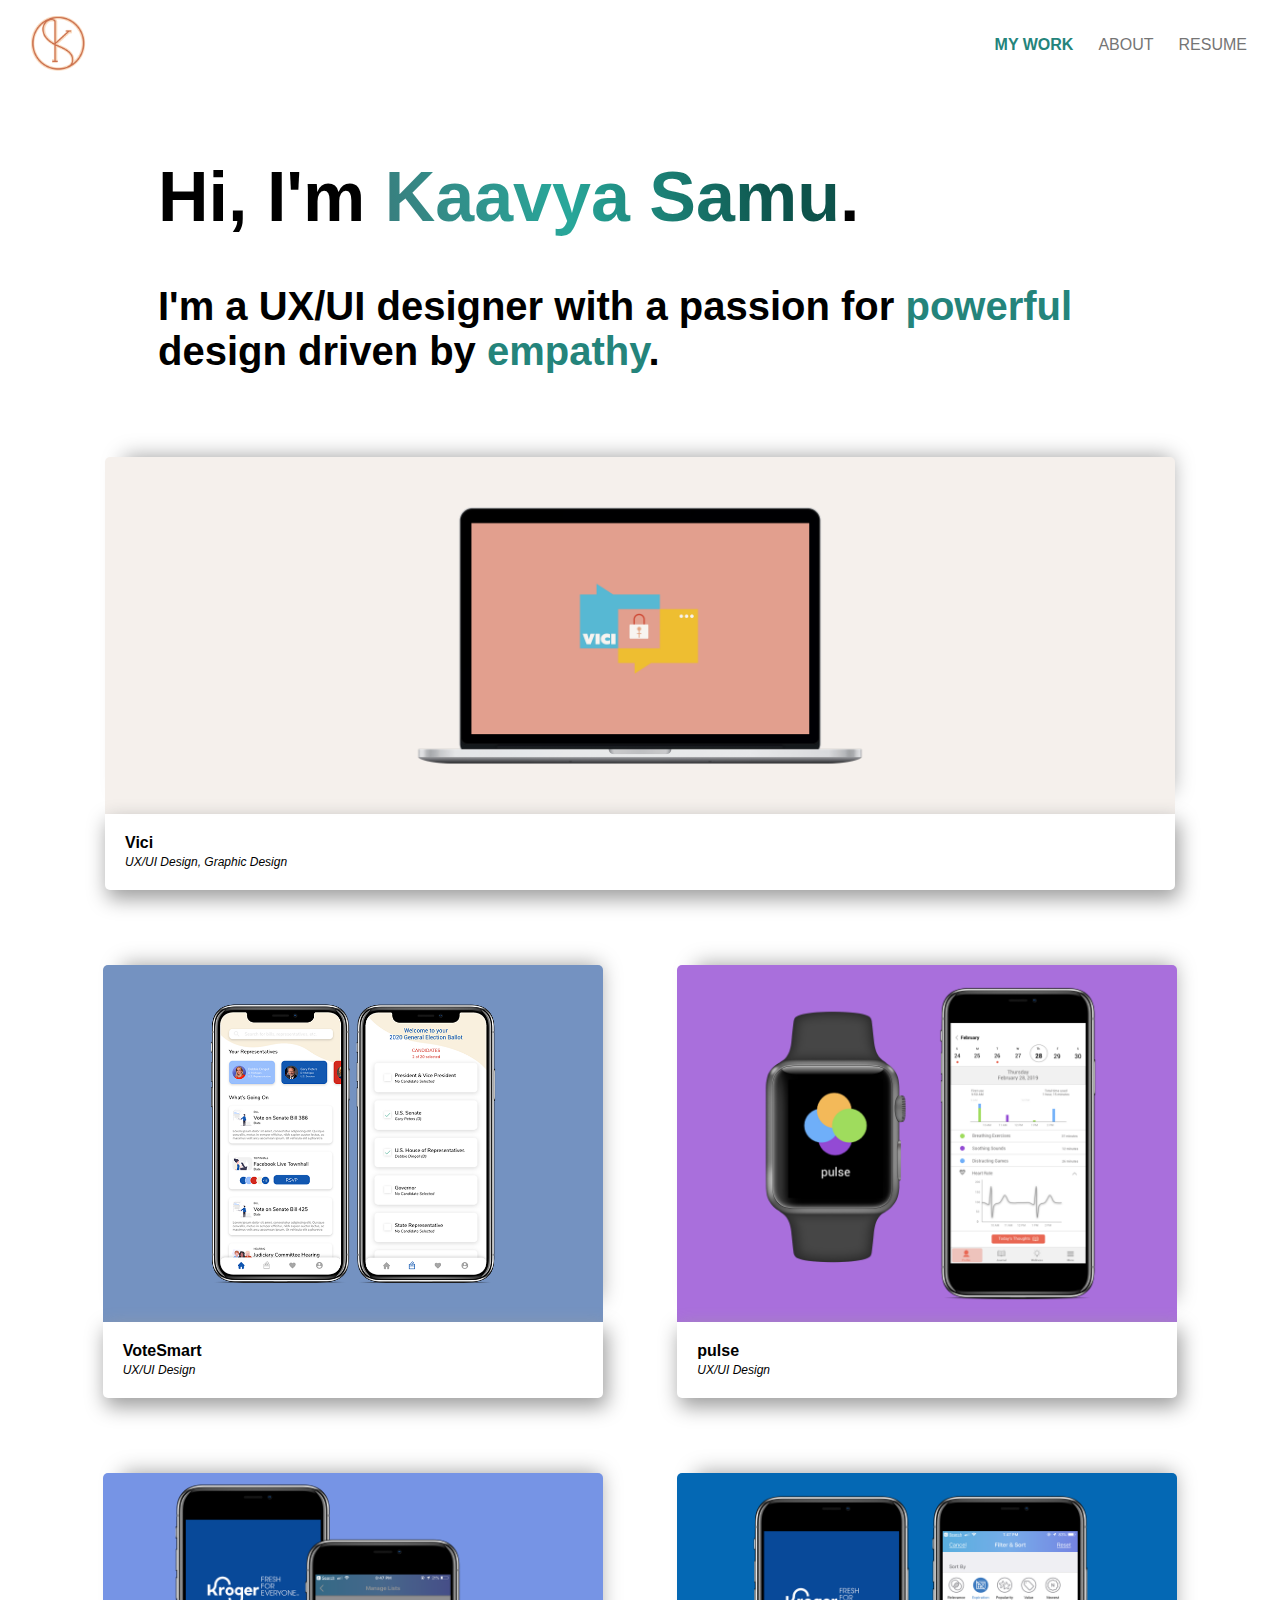
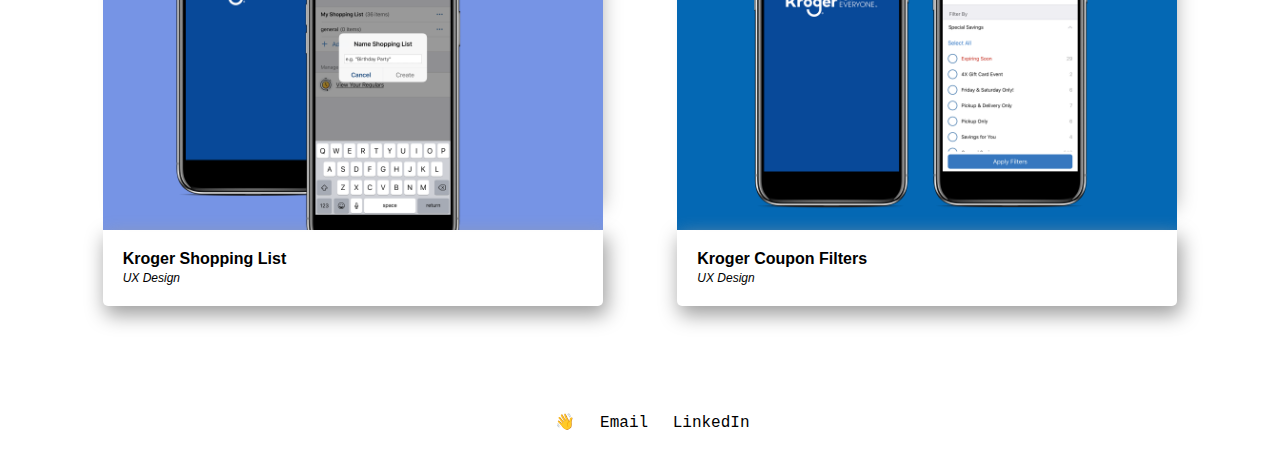
<file: index.html>
<!DOCTYPE html>
<html lang="en">
    <head>
        <meta charset="UTF-8">
        <link rel="stylesheet" type="text/css" href="css/style.css">
        <link href="https://fonts.googleapis.com/css?family=Montserrat&display=swap" rel="style">
        <link href="https://fonts.googleapis.com/css?family=Fira+Sans&display=swap" rel="style">
        <link href="https://fonts.googleapis.com/css?family=Karla&display=swap" rel="style">
        <link rel="icon" type="image/png" href="images/logo.png" title="logo for Kaavya's portfolio"/>
        <title>Kaavya Samu</title>
    </head>    
    <body id="work">
        <a class = "skip" href="#main">Skip to Main Content</a>
        <header>
            <img src="images/logo.png" alt="portfolio logo" id="logo"onclick="location.href='index';">
            <nav>
                <ul class="nav-bar">
                    <li class = "title"><a class = "current" href="index">MY WORK</a></li>
                    <li class = "title"><a href="about">ABOUT</a></li>
                    <li class = "title"><a href="kaavya-samu-resume.pdf">RESUME</a></li>
                </ul>
            </nav>
        </header>
        <main id="main">
            <div class="intro">
                <h1 class="heading">
                    Hi, I'm <span class="gradient">Kaavya Samu</span>.
                </h1>
                <h2 class="heading-2">
                    I'm a UX/UI designer with a passion for <span class="emph">powerful</span> design driven by <span class="emph">empathy</span>.
                </h2>
            </div>
        </main>
        <div class="gallery">
            <div class="card-large" onclick="location.href='vici';" style="cursor: pointer;">
                <div class="front" style = "background-color: #f5f0ec"tabindex="0">
                    <img id="image4" src="images/index/vici.png" alt="Restore AR glasses" />
                </div>
                <div class="back">
                    <b class="title">Vici</b><br>
                    <i class="desc">UX/UI Design, Graphic Design</i>
                </div>
            </div>
            <div class="card" onclick="location.href='votesmart';" style="cursor: pointer;">
                <div class="front" style = "background-color: #7492c1;" tabindex="0">
                    <img id="image1" src="images/index/votesmart.png" alt="VoteSmart app screen" />
                </div>
                <div class="back">
                    <b class="title">VoteSmart</b><br>
                    <i class="desc">UX/UI Design</i>
               </div>
            </div>
            <div class="card" onclick="location.href='pulse';" style="cursor: pointer;">
                <div class="front" style = "background-color: #A96FDC;"  tabindex="0">
                    <img id="image2" src="images/index/pulse.png" alt="pulse App and watch screen" />
                </div>
                <div class="back">
                    <b class="title">pulse</b><br>
                    <i class="desc">UX/UI Design</i>
                </div>
            </div>
            <div class="card" onclick="location.href='kroger-shopping-list';" style="cursor: pointer;">
                <div class="front" style = "background-color: #7694E5" tabindex="0">
                    <img id="image6" src="images/index/list.png" alt="Kroger Shopping List app screen" />
                </div>
                <div class="back">
                    <b class="title">Kroger Shopping List</b><br>
                    <i class="desc">UX Design</i>
                </div>
            </div>
            
            <div class="card" onclick="location.href='kroger-coupon-filters';" style="cursor: pointer;">
                <div class="front" style = "background-color: #0468b4;" tabindex="0">
                    <img id="image3" src="images/index/filters.png" alt="Kroger Coupon Filters screen" />
                </div>
                <div class="back">
                    <b class="title">Kroger Coupon Filters</b><br>
                    <i class="desc">UX Design</i>
                </div>
            </div>
        </div>
        <footer>
            <div class="table">
                <ul id="table-footer">
                    <li><p role ="img" aria-label="hand-waving" id="test">👋</p></li>
                    <li><a href="mailto:samu.kaavya@gmail.com">Email</a></li>
                    <li><a href="https://www.linkedin.com/in/kaavya-samu">LinkedIn</a></li>
                </ul>
            </div>
        </footer>
    </body>  
</html>
</file>
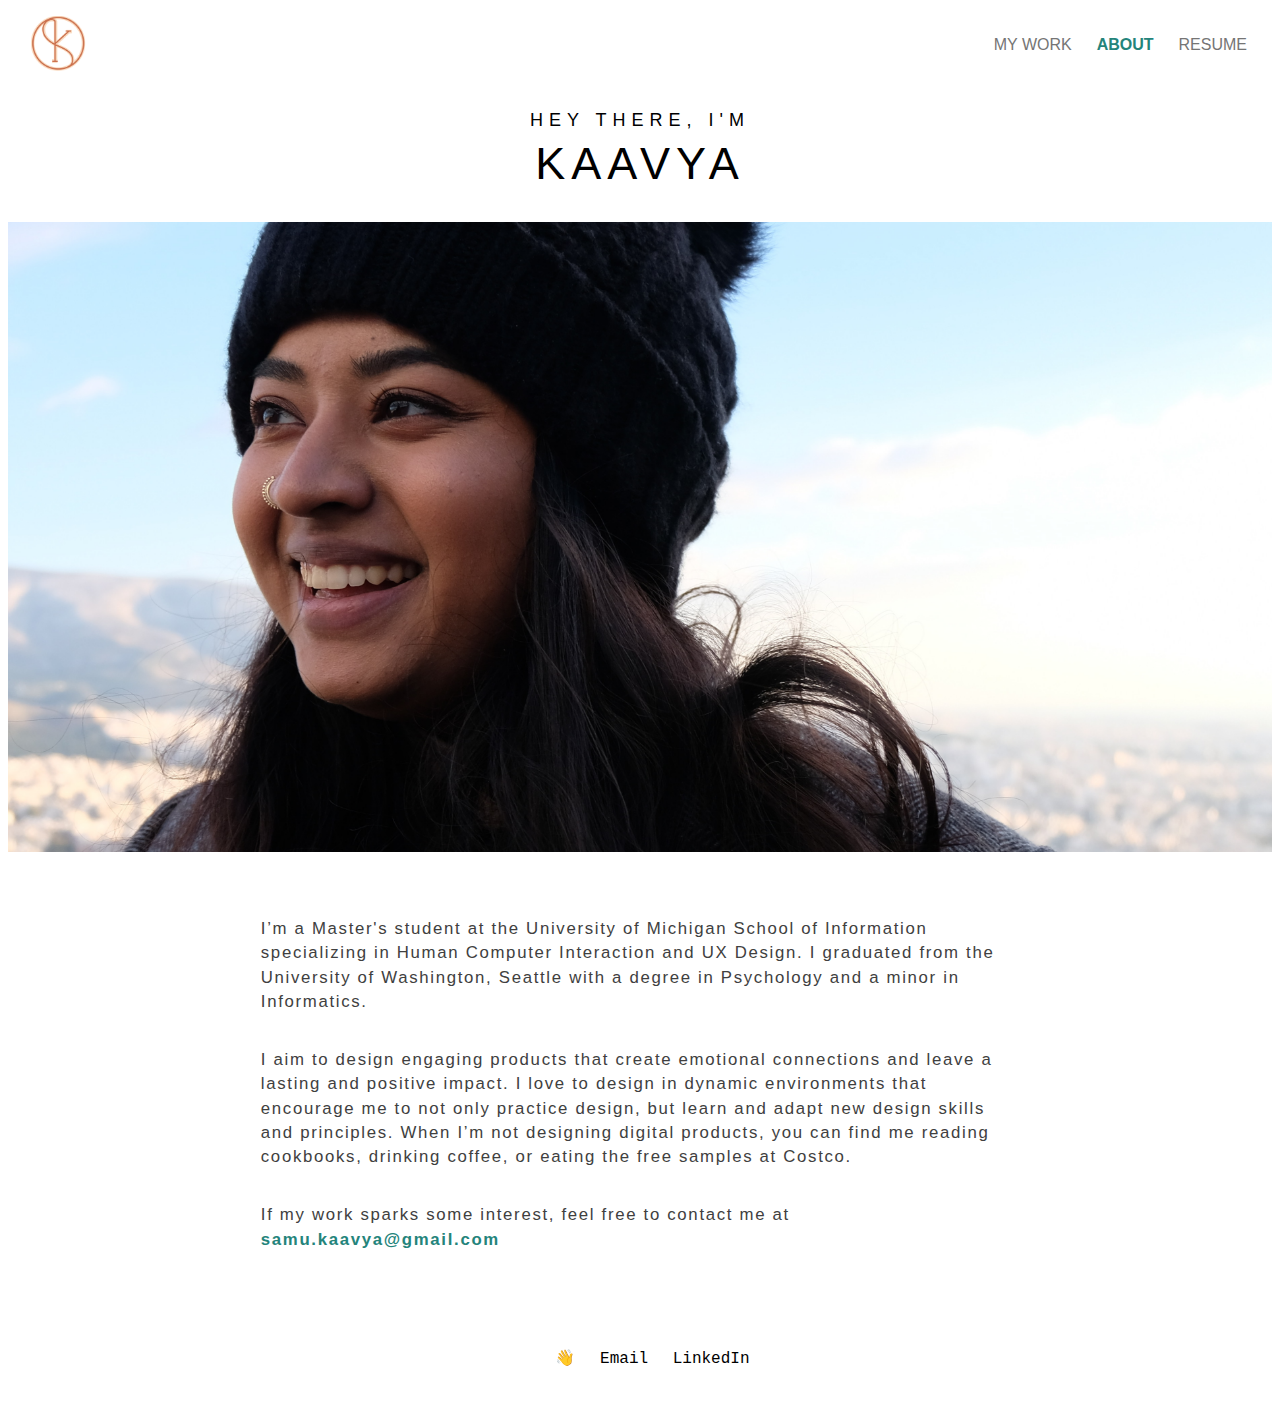
<file: about.html>
<!DOCTYPE html>
<html lang="en">
<head>
</script>
    <meta charset="UTF-8">
    <link rel="stylesheet" type="text/css" href="css/style.css">
    <link href="https://fonts.googleapis.com/css?family=Muli&display=swap" rel="style">
    <link href="https://fonts.googleapis.com/css?family=Fira+Sans&display=swap" rel="style">
    <link href="https://fonts.googleapis.com/css?family=Karla&display=swap" rel="style">
    <link rel="icon" type="image/png" href="images/logo.png" title="logo for Kaavya's portfolio"/>
    <title>About</title>
</head>    
<body id="about">
    <a class = "skip" href="#main">Skip to Main Content</a>
    <header>
            <img src = "images/logo.png" alt="logo" id="logo"id="logo"onclick="location.href='index';">
            <nav>
                <ul class="nav-bar">
                    <li class = "title"><a href="index">MY WORK</a></li>
                    <li class = "title"><a class = "current" href="about">ABOUT</a></li>
                    <li class = "title"><a href="kaavya-samu-resume.pdf">RESUME</a></li>
                </ul>
            </nav>
        </header>
        <main id="main" tabindex=0>
            <section class="top">
                <div class="title">
                  <h3>Hey there, I'm</h3>
                  <h1>KAAVYA</h1>
                </div>
              </section>
              <section class="page">
                <div class="parallax1"></div>
                <div class="paragraph first">
                  <p>I’m a Master's student at the University of Michigan School of Information specializing in Human Computer Interaction and UX Design. I graduated from the University of Washington, Seattle with a degree in Psychology and a minor in Informatics.
                </p><p>I aim to design engaging products that create emotional connections and leave a lasting  and positive impact. I love to design in dynamic environments that encourage me to not only practice design, but learn and adapt new design skills and principles. When I’m not designing digital products, you can find me reading cookbooks,  drinking coffee, or eating the free samples at Costco.
                </p>
                <p class="contact-ad"> If my work sparks some interest, feel free to contact me at <a href="mailto:samu.kaavya@gmail.com" class="email-ad">samu.kaavya@gmail.com</a></p></div>
                 </div>
              </section>
    </main>
    <footer>
        <div class="table">
            <ul id="table-footer">
                <li><p role ="img" aria-label="hand-waving" id="test">👋</p></li>
                <li><a href="mailto:samu.kaavya@gmail.com">Email</a></li>
                <li><a href="https://www.linkedin.com/in/kaavya-samu">LinkedIn</a></li>
            </ul>
        </div>
    </footer>
</body>
</html>
</file>
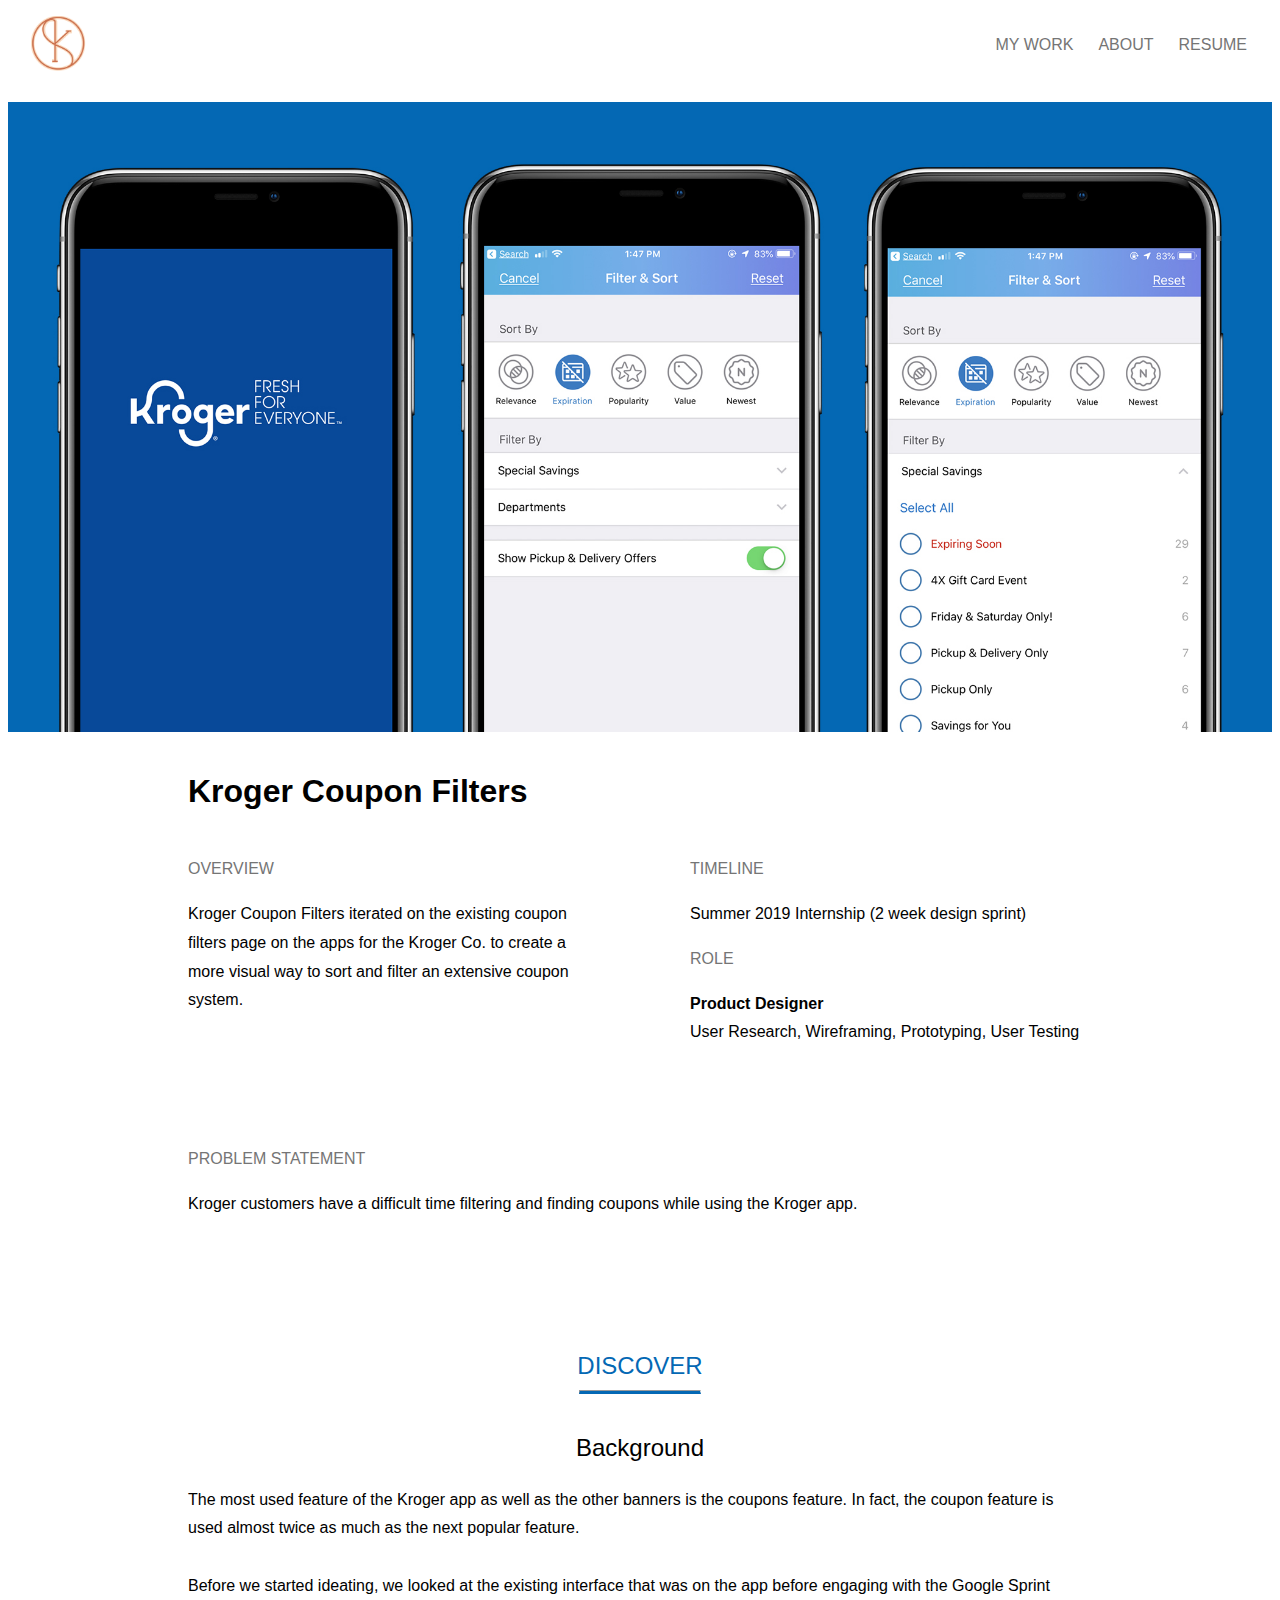
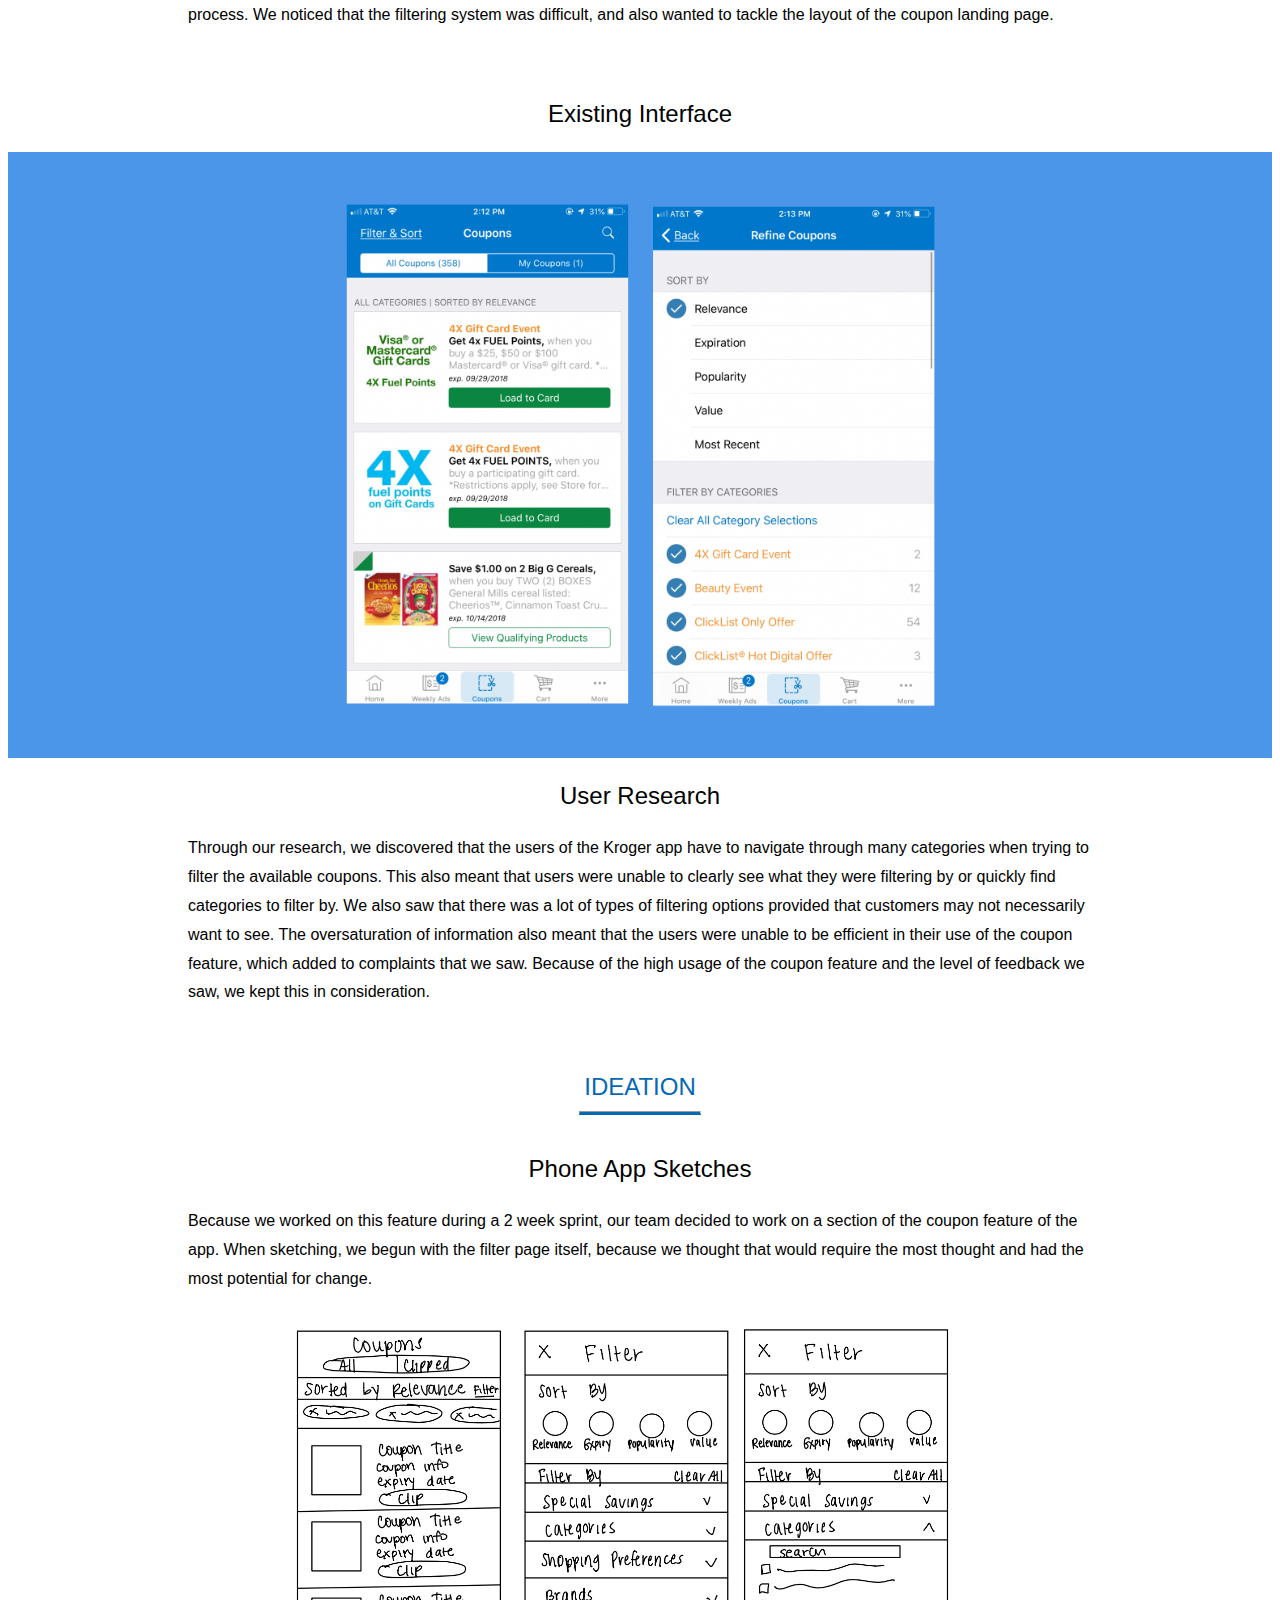
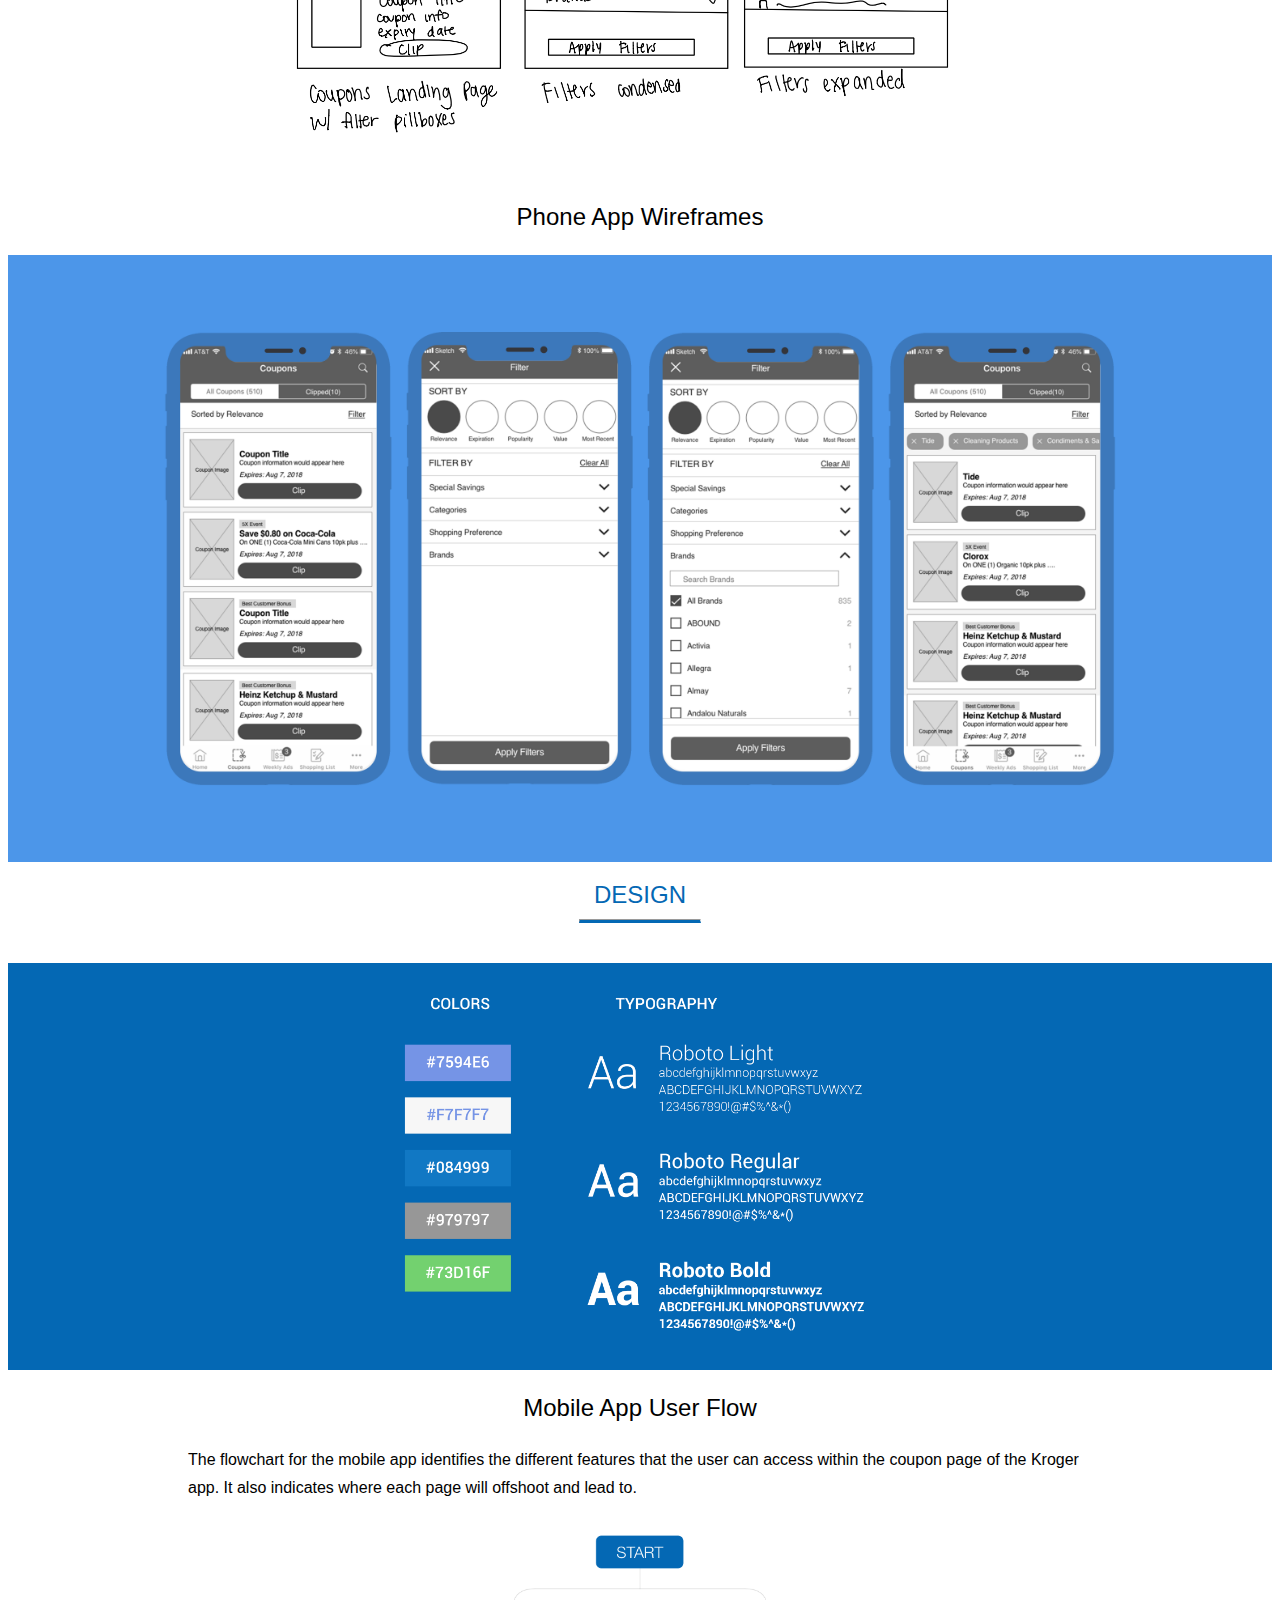
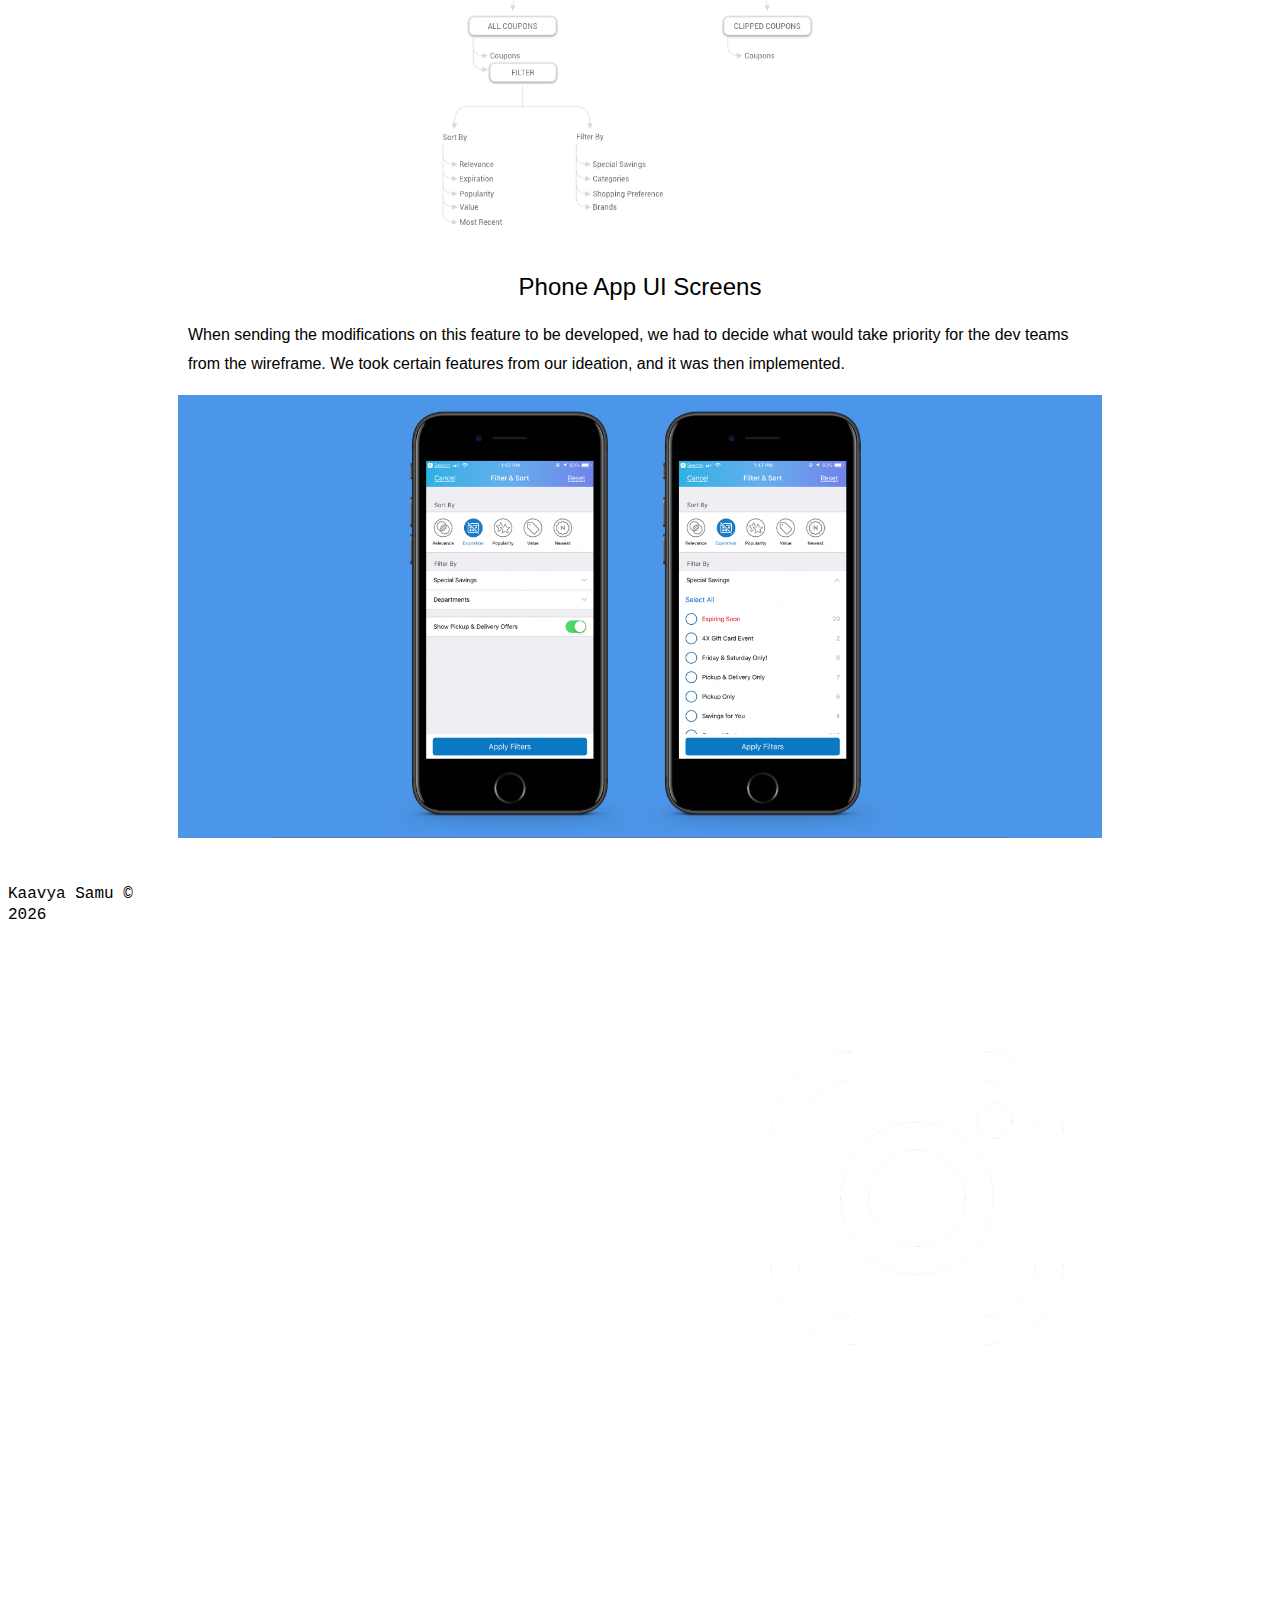
<file: kroger-coupon-filters.html>
<!DOCTYPE html>
<html lang="en">
    <head>
        <meta charset="UTF-8">
        <link rel="stylesheet" type="text/css" href="css/style.css">
        <link href="https://fonts.googleapis.com/css?family=Montserrat&display=swap" rel="style">
        <link href="https://fonts.googleapis.com/css?family=Fira+Sans&display=swap" rel="style">
        <link rel="icon" type="image/png" href="images/logo.png" title="logo for Kaavya's portfolio"/>
        <title>Kroger Coupon Filters</title>
    </head>    
    <body id="coupon-filters">
        <a class = "skip" href="#main">Skip to Main Content</a>
        <header>
            <img src="images/logo.png" alt="portfolio logo" id="logo"id="logo"onclick="location.href='work';">
            <nav>
                <ul class="nav-bar">
                    <li class = "title"><a href="work">MY WORK</a></li>
                    <li class = "title"><a href="about">ABOUT</a></li>
                    <li class = "title"><a href="resume.pdf">RESUME</a></li>
                </ul>
            </nav>
        </header>
        <main id="main">
            <section class="page2">
                <div class="coupon-parallax"></div>
            </section>
            <h1 class="pulse"> Kroger Coupon Filters</h1>
            <div class= pulse-main>
                <div class="pulse-intro">
                    <div class="timeline">
                        <h2 class="info"> TIMELINE </h2>
                            <p> Summer 2019 Internship (2 week design sprint)
                            </p>
                        <h2 class="info"> ROLE</h2>
                            <p>
                                <b>Product Designer</b><br>
                                User Research, Wireframing, Prototyping, User Testing
                            </p>
                    </div>
                    <div class="overview">
                        <h2 class=info> OVERVIEW</h2>
                        <p>
                            Kroger Coupon Filters iterated on the existing coupon filters page on the apps for the Kroger Co. to create a more visual way to sort and filter an extensive coupon system.
                        </p>
                    </div>
                    <div class="problem">
                        <h2 class="new-info">PROBLEM STATEMENT</h2>
                        <p class="back-info">
                            Kroger customers have a difficult time filtering and finding coupons while using the Kroger app.
                        </p>
                    </div>
                </div>
                <h2 class="title-back" style="color:#0468B4;"> DISCOVER</h2>
                <hr class="kroger-divider">
                <div class="background">
                    <h3 class="title-back" style="color:#000000;"> Background</h3>
                    <p class="back-info">
                        The most used feature of the Kroger app as well as the other banners is the coupons feature. In fact, the coupon feature is used almost twice as much as the next popular feature.
                        <br> <br>
                        Before we started ideating, we looked at the existing interface that was on the app before engaging with the Google Sprint process. We noticed that the filtering system was difficult, and also wanted to tackle the layout of the coupon landing page.
                    </div>
                    <div class="pulse-sketches">
                        <h3 class="title-back" style="color:#000000;">Existing Interface</h3>
                        <div style="background: #4c96e9;">
                            <img src="images/coupon-filter/orig-version.png" class="pulse-wireframes"/>
                    </div> 
                
                <div class="u-research">
                    <h3 h3 class="title-back" style="color:#000000;">User Research</h3>
                    <p class="back-info">
                        Through our research, we discovered that the users of the Kroger app have to navigate through many categories when trying to filter the available coupons. This also meant that users were unable to clearly see what they were filtering by or quickly find categories to filter by. We also saw that there was a lot of types of filtering options provided that customers may not necessarily want to see. The oversaturation of information also meant that the users were unable to be efficient in their use of the coupon feature, which added to complaints that we saw. Because of the high usage of the coupon feature and the level of feedback we saw, we kept this in consideration.
                    </p>
                </div>
                <h2 class="title-back" style="color:#0468B4;"> IDEATION</h2>
                <hr class="kroger-divider">
                <div class="persona">
                    <div class="pulse-sketches">
                        <h3 class="title-back" style="color:#000000;">Phone App Sketches</h3>
                        <p class="back-info">Because we worked on this feature during a 2 week sprint, our team decided to work on a section of the coupon feature of the app. When sketching, we begun with the filter page itself, because we thought that would require the most thought and had the most potential for change.</p>
                        <img src="images/coupon-filter/sketches.png" class="pulse-map"/>
                    </div>                    
                </div>
                <div class="pulse-sketches">
                    <h3 class="title-back" style="color:#000000;">Phone App Wireframes</h3>
                    <div style="background: #4c96e9;">
                        <img src="images/coupon-filter/phone-wireframes.png" class="pulse-wireframes"/>
                </div>                
                <h2 class="title-back" style="color:#0468B4;"> DESIGN</h2>
                <hr class="kroger-divider">
                <div class="design-choices" style="background: #0468B4;">
                    <img src="images/coupon-filter/coupon-design.png" class="pulse-design"/>
                </div>
                <div class="persona">
                    <div class="pulse-sketches">
                        <h3 class="title-back" style="color:#000000;">Mobile App User Flow</h3>
                        <p class="back-info"> The flowchart for the mobile app identifies the different features that the user can access within the coupon page of the Kroger app. It also indicates where each page will offshoot and lead to.</p>
                        <img src="images/coupon-filter/userflow.png" class="pulse-wireframes"/>
                    </div>
                    <div class="screens">
                        <h2 class="title-back" style="color:#000000;">Phone App UI Screens</h2>
                        <p class="back-info"> When sending the modifications on this feature to be developed, we had to decide what would take priority for the dev teams from the wireframe. We took certain features from our ideation, and it was then implemented.</p>
                    </div>
                    <div class="pulse-sketches">
                        <div style="background: #4c96e9;">
                            <img src="images/coupon-filter/highfid.png" class="pulse-wireframes"/>
                        </div>
                    </div>
                </div> 
            </div>
        </main>
        <footer>
            <p>
                Kaavya Samu &copy;
                <script>
                    var date = new Date();
                    var n = date.getFullYear();
                    document.write(n)
                </script><br/>
            </p>
                <div class="icons">
                    <a href="https://www.twitter.com/kaavyuhs"><img src="images/twitter.png" alt="Twitter" class="twitter" aria-label="Twitter logo"></a>
                    <a href="https://www.instagram.com/kaavsamu"><img src="images/instagram.png" alt="Instagram" class="instagram" aria-label="Instagram logo"></a>
                    <a href="https://www.linkedin.com/in/kaavya=samu"><img src="images/linkedin.png" alt="LinkedIn" class="linkedin" aria-label="Linkedin Logo"></a>
                </div>
        </footer>
    </body>
</html>
</file>
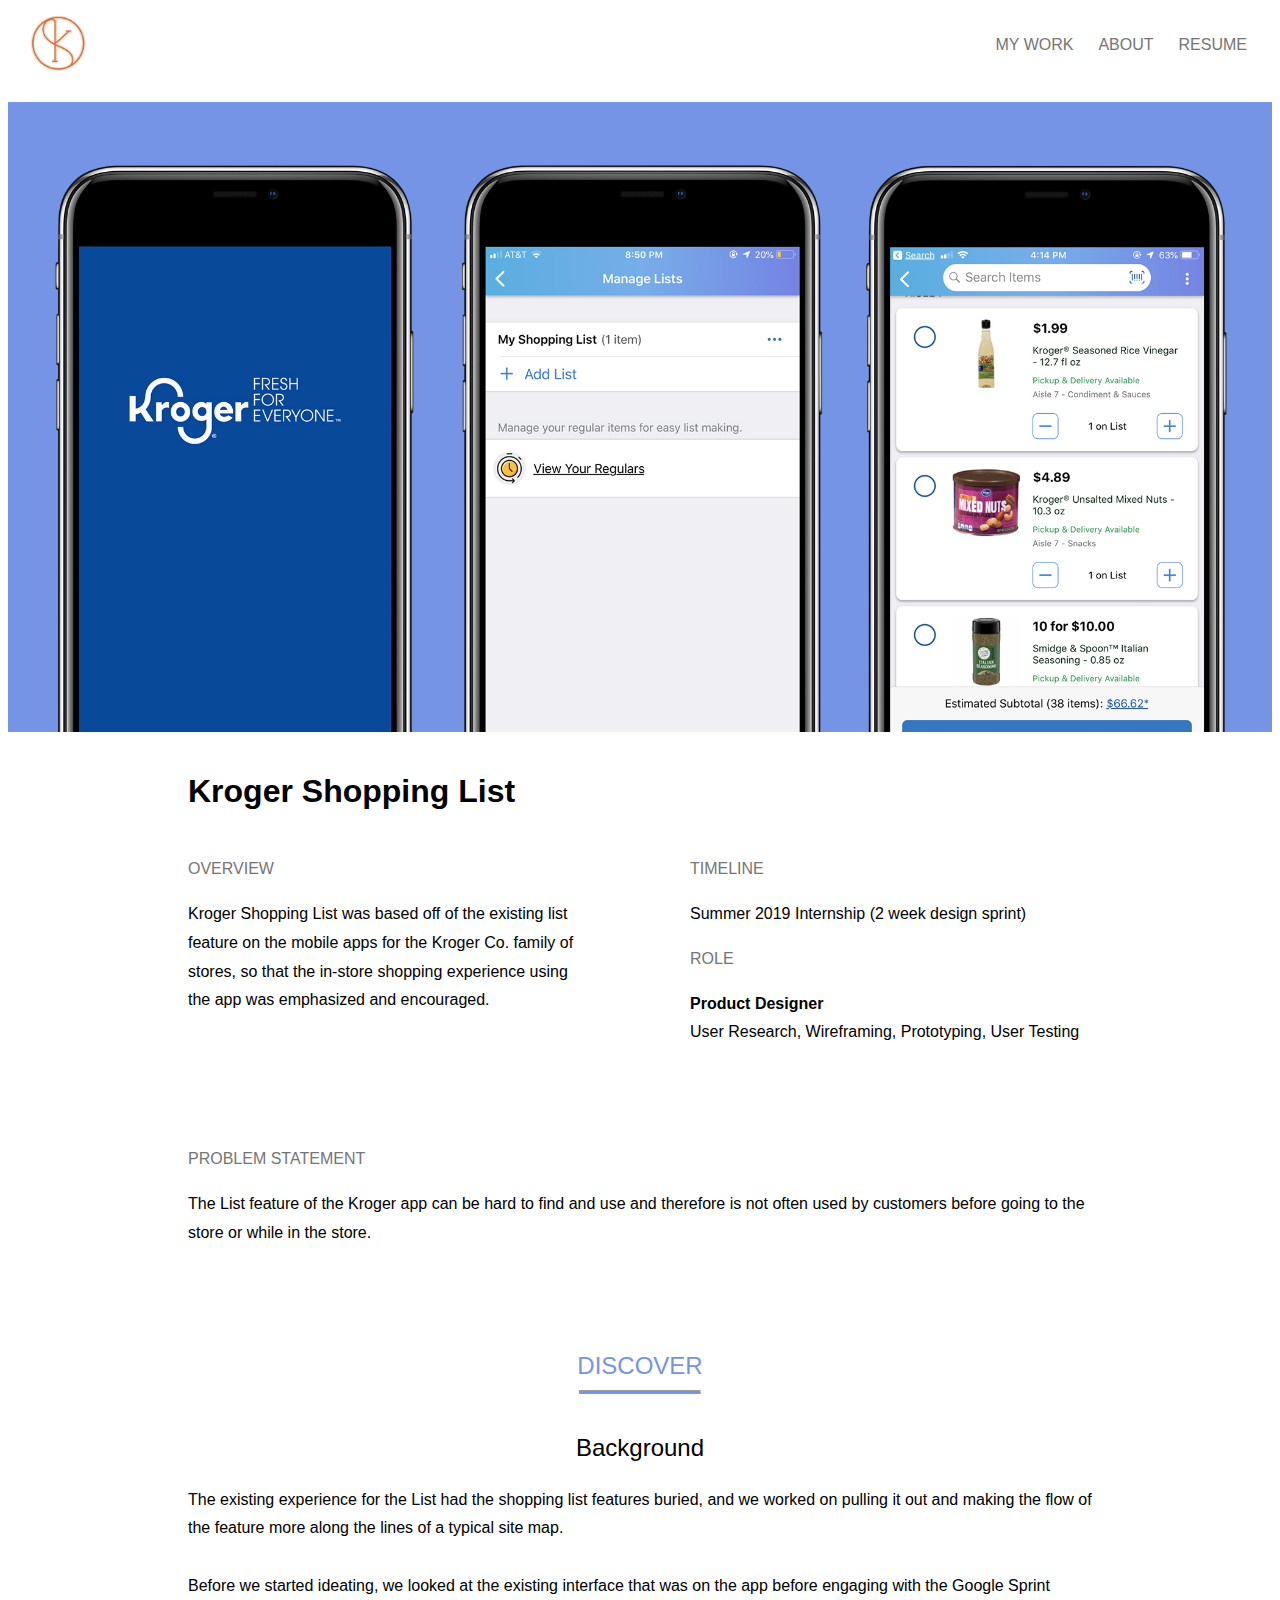
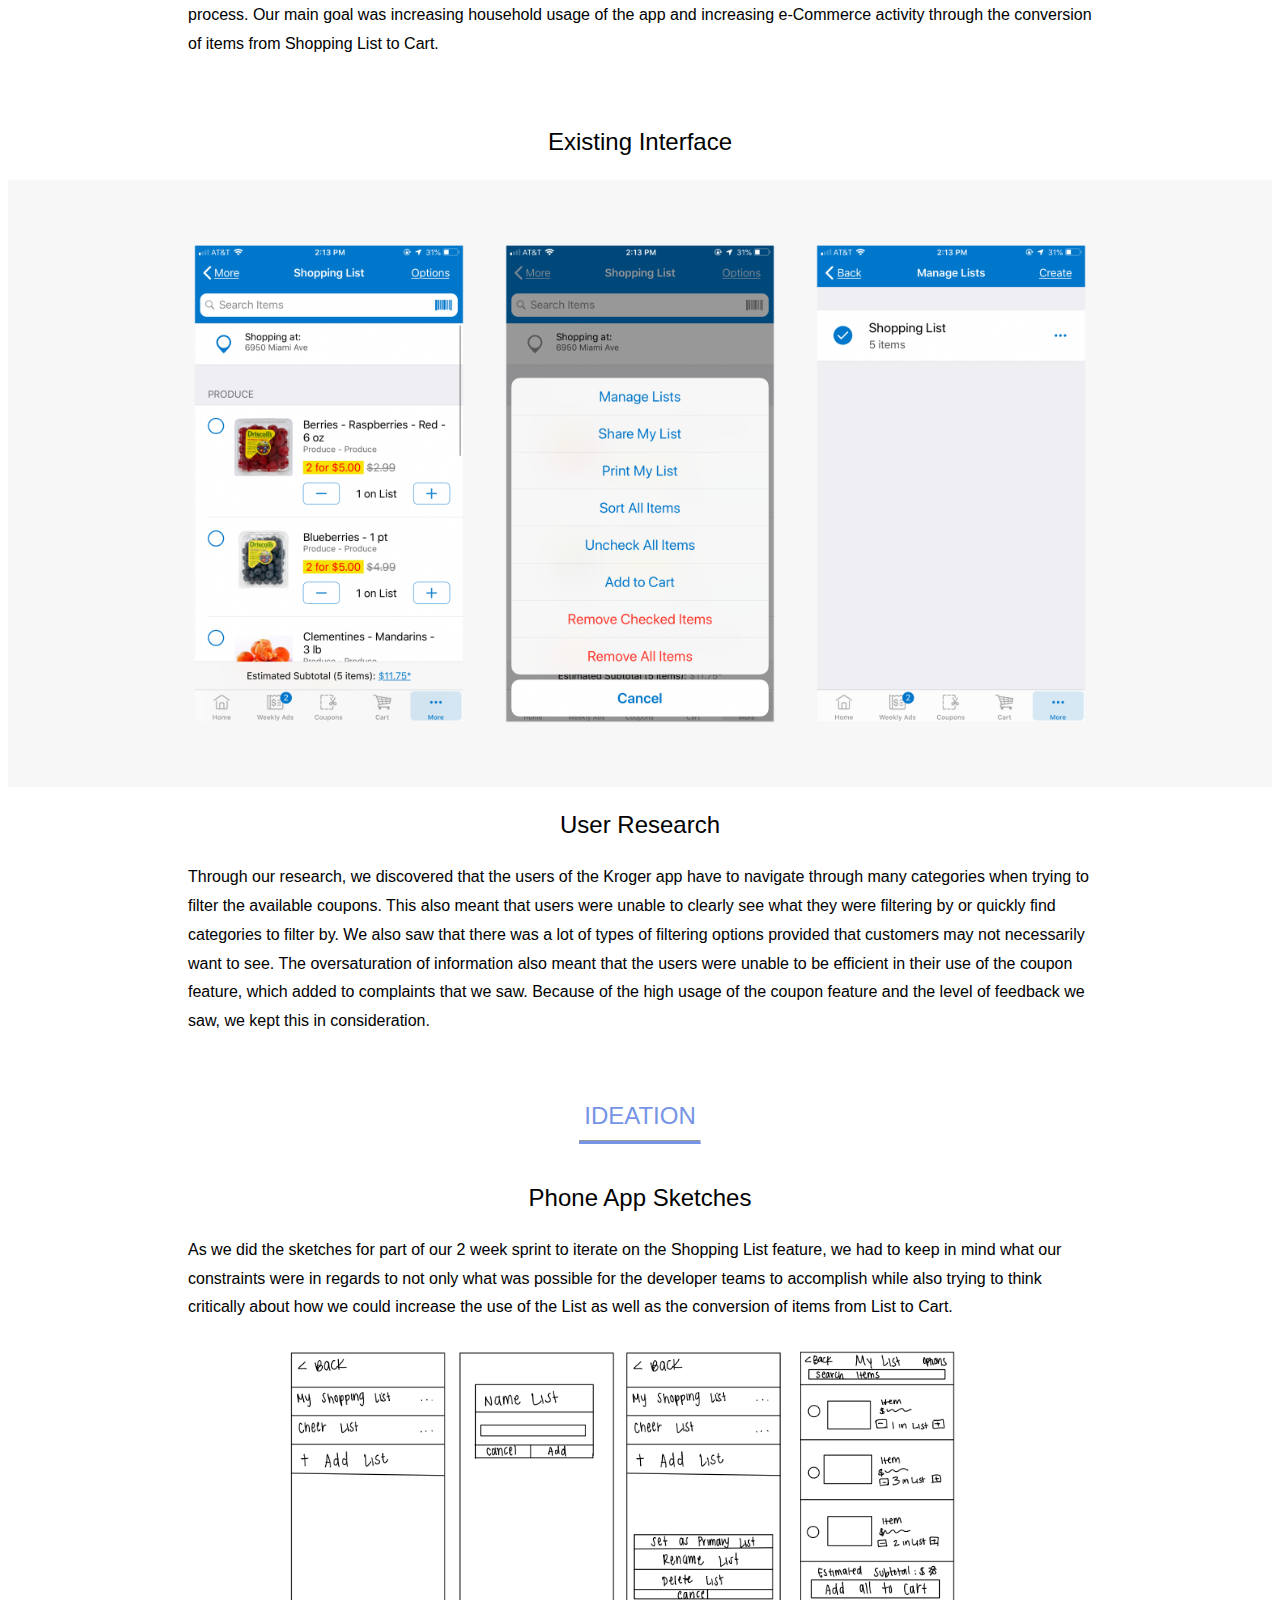
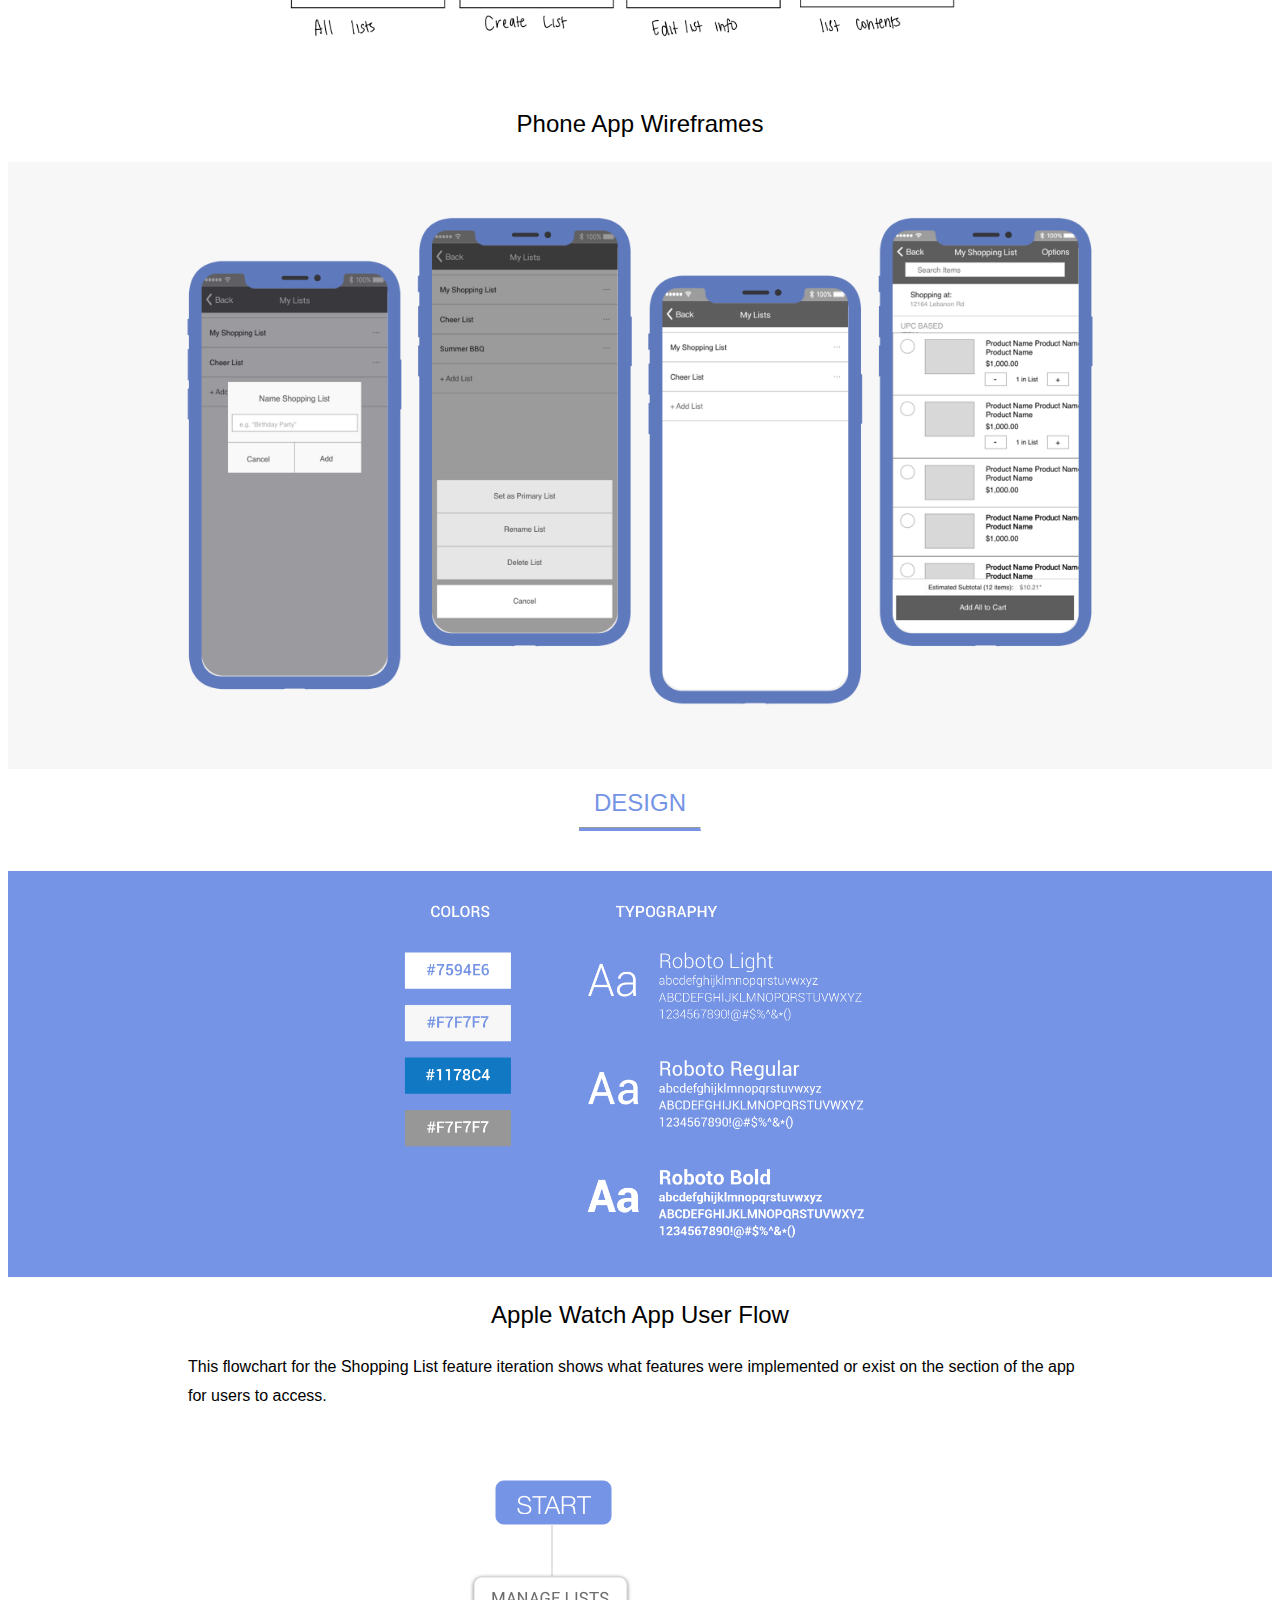
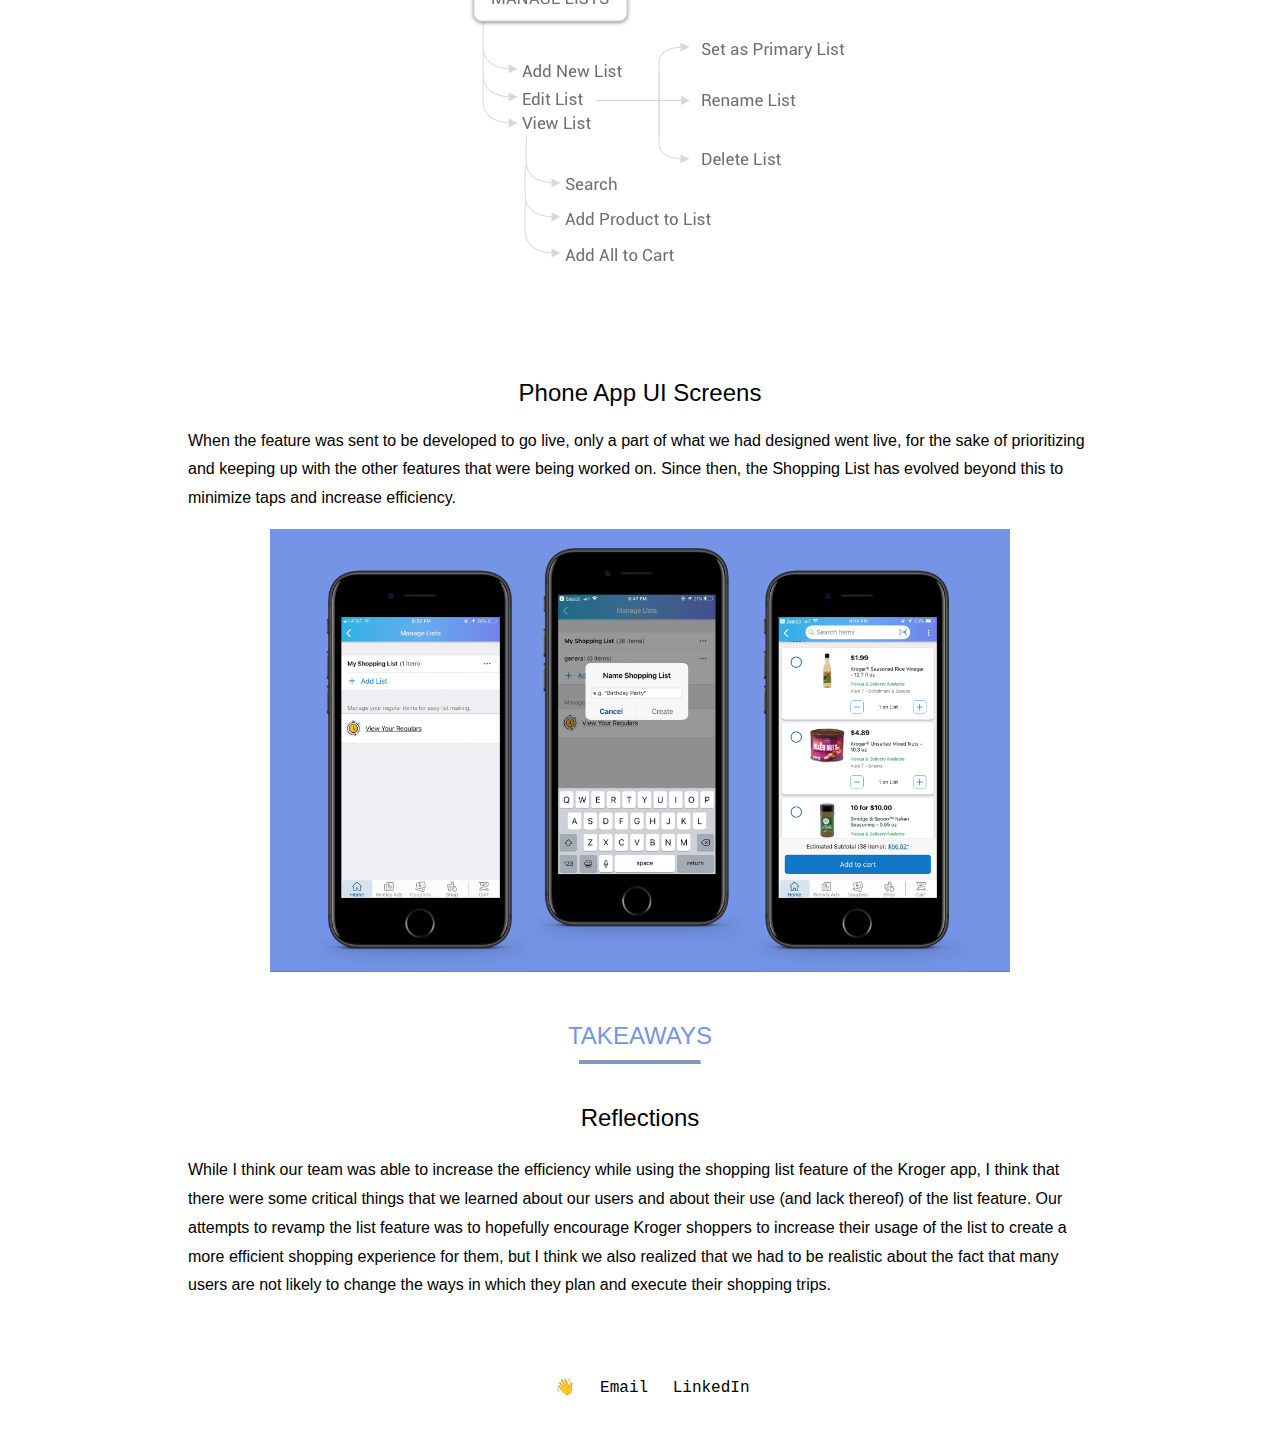
<file: kroger-shopping-list.html>
<!DOCTYPE html>
<html lang="en">
    <head>
        <meta charset="UTF-8">
        <link rel="stylesheet" type="text/css" href="css/style.css">
        <link href="https://fonts.googleapis.com/css?family=Montserrat&display=swap" rel="style">
        <link href="https://fonts.googleapis.com/css?family=Fira+Sans&display=swap" rel="style">
        <link rel="icon" type="image/png" href="images/logo.png" title="logo for Kaavya's portfolio"/>
        <title>Kroger Shopping List</title>
    </head>    
    <body id="shopping-list">
        <a class = "skip" href="#main">Skip to Main Content</a>
        <header>
            <img src="images/logo.png" alt="portfolio logo" id="logo"id="logo"onclick="location.href='index';">
            <nav>
                <ul class="nav-bar">
                    <li class = "title"><a href="index">MY WORK</a></li>
                    <li class = "title"><a href="about">ABOUT</a></li>
                    <li class = "title"><a href="resume.pdf">RESUME</a></li>
                </ul>
            </nav>
        </header>
        <main id="main">
            <section class="page2">
                <div class="list-parallax"></div>
            </section>
            <h1 class="pulse"> Kroger Shopping List</h1>
            <div class= pulse-main>
                <div class="pulse-intro">
                    <div class="timeline">
                        <h2 class="info"> TIMELINE </h2>
                            <p> Summer 2019 Internship (2 week design sprint)
                            </p>
                        <h2 class="info"> ROLE</h2>
                            <p>
                                <b>Product Designer</b><br>
                                User Research, Wireframing, Prototyping, User Testing
                            </p>
                    </div>
                    <div class="overview">
                        <h2 class=info> OVERVIEW</h2>
                        <p>
                            Kroger Shopping List was based off of the existing list feature on the mobile apps for the Kroger Co. family of stores, so that the in-store shopping experience using the app was emphasized and encouraged.
                        </p>
                    </div>
                    <div class="problem">
                        <h2 class="new-info">PROBLEM STATEMENT</h2>
                        <p class="back-info">
                            The List feature of the Kroger app can be hard to find and use and therefore is not often used by customers before going to the store or while in the store. 
                        </p>
                    </div>
                </div>
                <h2 class="title-back" style="color:#7594E6;"> DISCOVER</h2>
                <hr class="krogerlist-divider">
                <div class="background">
                    <h3 class="title-back" style="color:#000000;"> Background</h3>
                    <p class="back-info">
                        The existing experience for the List had the shopping list features buried, and we worked on pulling it out and making the flow of the feature more along the lines of a typical site map.
                        <br> <br>
                        Before we started ideating, we looked at the existing interface that was on the app before engaging with the Google Sprint process. Our main goal was increasing household usage of the app and increasing e-Commerce activity through the conversion of items from Shopping List to Cart.
                    </div>
                    <div class="pulse-sketches">
                        <h3 class="title-back" style="color:#000000;">Existing Interface</h3>
                        <div style="background: #f7f7f7;">
                            <img src="images/shopping-list/orig-version.png" class="pulse-wireframes"/>
                    </div> 
                
                <div class="u-research">
                    <h3 h3 class="title-back" style="color:#000000;">User Research</h3>
                    <p class="back-info">
                        Through our research, we discovered that the users of the Kroger app have to navigate through many categories when trying to filter the available coupons. This also meant that users were unable to clearly see what they were filtering by or quickly find categories to filter by. We also saw that there was a lot of types of filtering options provided that customers may not necessarily want to see. The oversaturation of information also meant that the users were unable to be efficient in their use of the coupon feature, which added to complaints that we saw. Because of the high usage of the coupon feature and the level of feedback we saw, we kept this in consideration.
                    </p>
                </div>
                <h2 class="title-back" style="color:#7594E6;"> IDEATION</h2>
                <hr class="krogerlist-divider">
                <div class="persona">
                    <div class="pulse-sketches">
                        <h3 class="title-back" style="color:#000000;">Phone App Sketches</h3>
                        <p class="back-info">As we did the sketches for part of our 2 week sprint to iterate on the Shopping List feature, we had to keep in mind what our constraints were in regards to not only what was possible for the developer teams to accomplish while also trying to think critically about how we could increase the use of the List as well as the conversion of items from List to Cart.</p>
                        <img src="images/shopping-list/sketches.png" class="pulse-map"/>
                    </div>                    
                </div>
                <div class="pulse-sketches">
                    <h3 class="title-back" style="color:#000000;">Phone App Wireframes</h3>
                    <div style="background: #f7f7f7;">
                        <img src="images/shopping-list/phone-wireframes.png" class="pulse-wireframes"/>
                </div>                
                <h2 class="title-back" style="color:#7594E6;"> DESIGN</h2>
                <hr class="krogerlist-divider">
                <div class="design-choices" style="background: #7594E6;">
                    <img src="images/shopping-list/shopping-design.png" class="pulse-design"/>
                </div>
                <div class="persona">
                    <div class="pulse-sketches">
                        <h3 class="title-back" style="color:#000000;">Apple Watch App User Flow</h3>
                        <p class="back-info"> This flowchart for the Shopping List feature iteration shows what features were implemented or exist on the section of the app for users to access.</p>
                        <img src="images/shopping-list/userflow.png" class="pulse-wireframes"/>
                    </div>
                    <div class="screens">
                        <h2 class="title-back" style="color:#000000;">Phone App UI Screens</h2>
                        <p class="back-info"> When the feature was sent to be developed to go live, only a part of what we had designed went live, for the sake of prioritizing and keeping up with the other features that were being worked on. Since then, the Shopping List has evolved beyond this to minimize taps and increase efficiency. </p>
                    </div>
                    <div class="pulse-sketches">
                        <div>
                            <img src="images/shopping-list/highfid.png" class="pulse-wireframes"/>
                        </div>
                    </div>
                </div> 
                <h2 class="title-back" style="color:#7594E6;"> TAKEAWAYS</h2>
                <hr class="krogerlist-divider"> 
                <div class="persona">
                    <div class="pulse-sketches">
                        <h3 class="title-back" style="color:#000000;">Reflections</h3>
                        <p class="back-info">
                            While I think our team was able to increase the efficiency while using the shopping list feature of the Kroger app, I think that there were some critical things that we learned about our users and about their use (and lack thereof) of the list feature.
                            Our attempts to revamp the list feature was to hopefully encourage Kroger shoppers to increase their usage of the list to create a more efficient shopping experience for them, but I think we also realized that we had to be realistic about the fact that many users are not likely to change the ways in which they plan and execute their shopping trips.
                        </p>
                    </div>                    
                </div>
            </div>
        </main>
        <footer>
            <div class="table">
                <ul id="table-footer">
                    <li><p role ="img" aria-label="hand-waving" id="test">👋</p></li>
                    <li><a href="mailto:samu.kaavya@gmail.com">Email</a></li>
                    <li><a href="https://www.linkedin.com/in/kaavya-samu">LinkedIn</a></li>
                </ul>
            </div>
        </footer>
    </body>
</html>
</file>
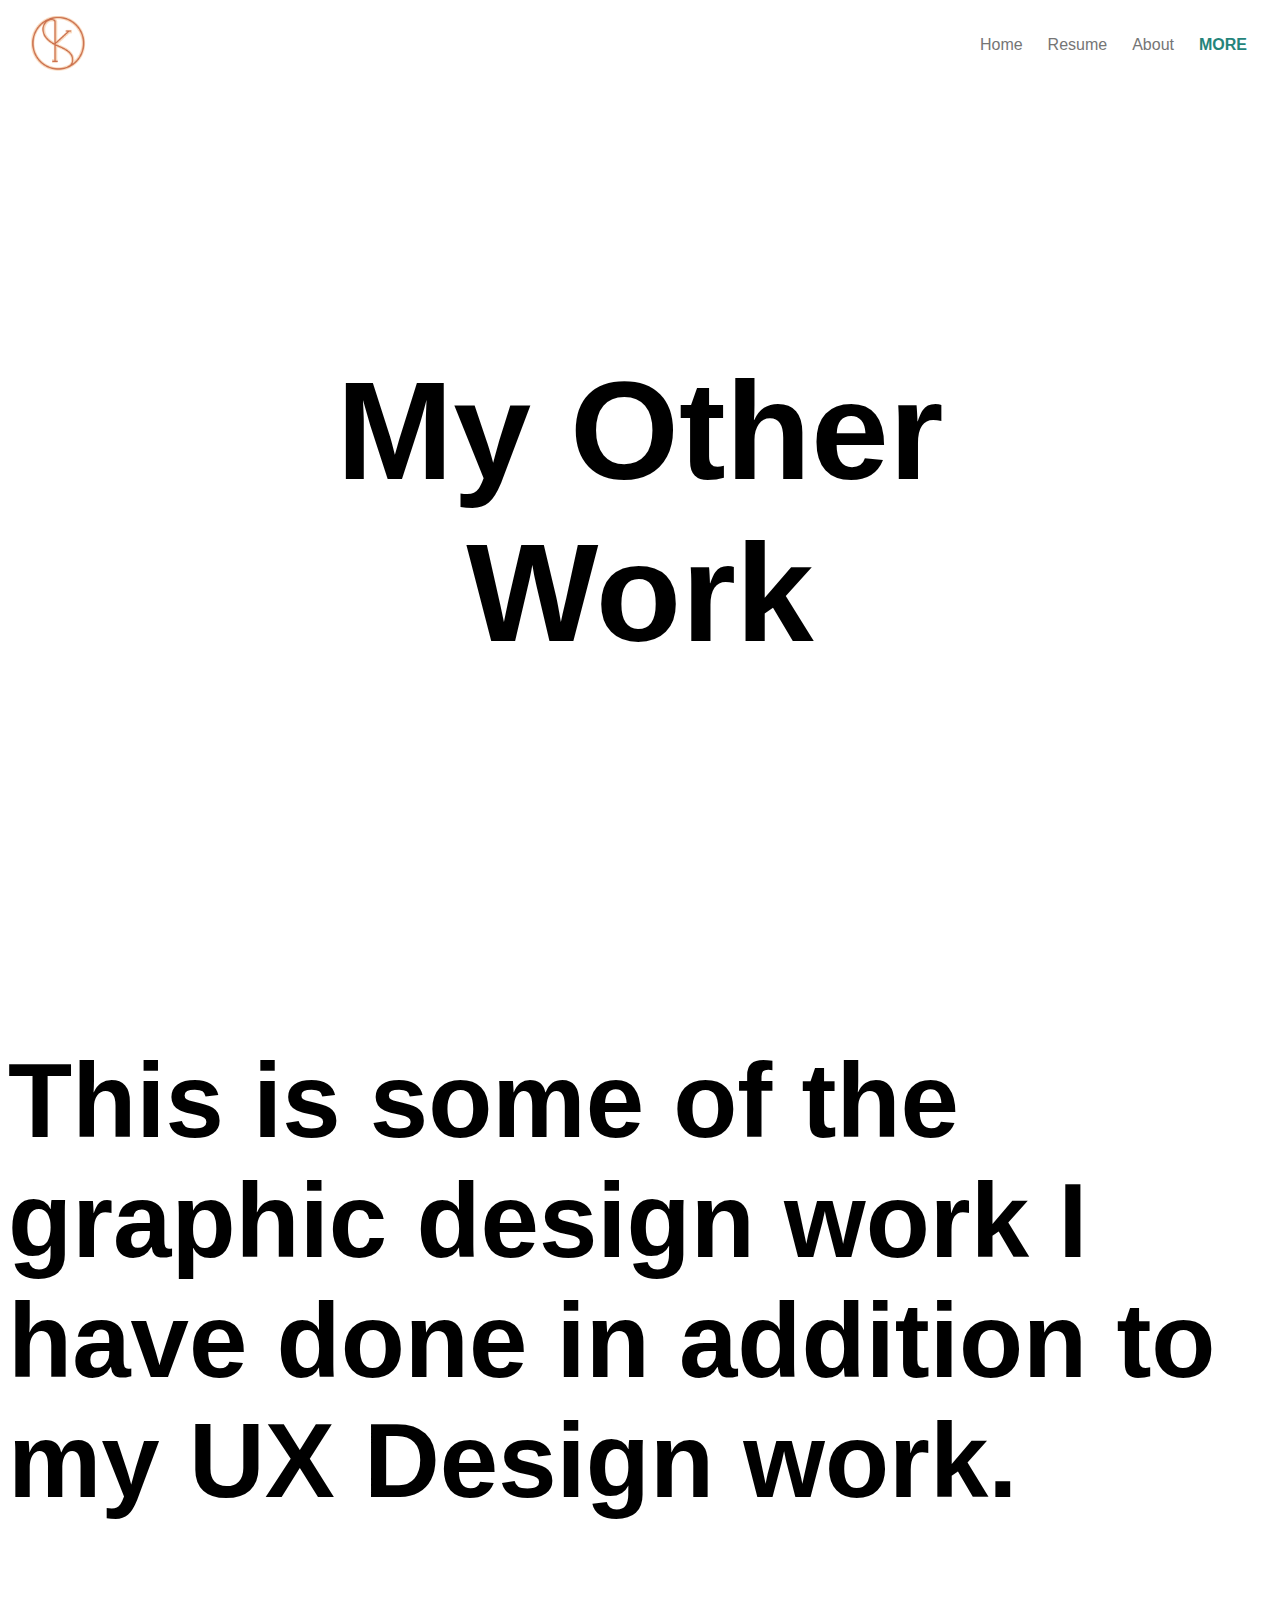
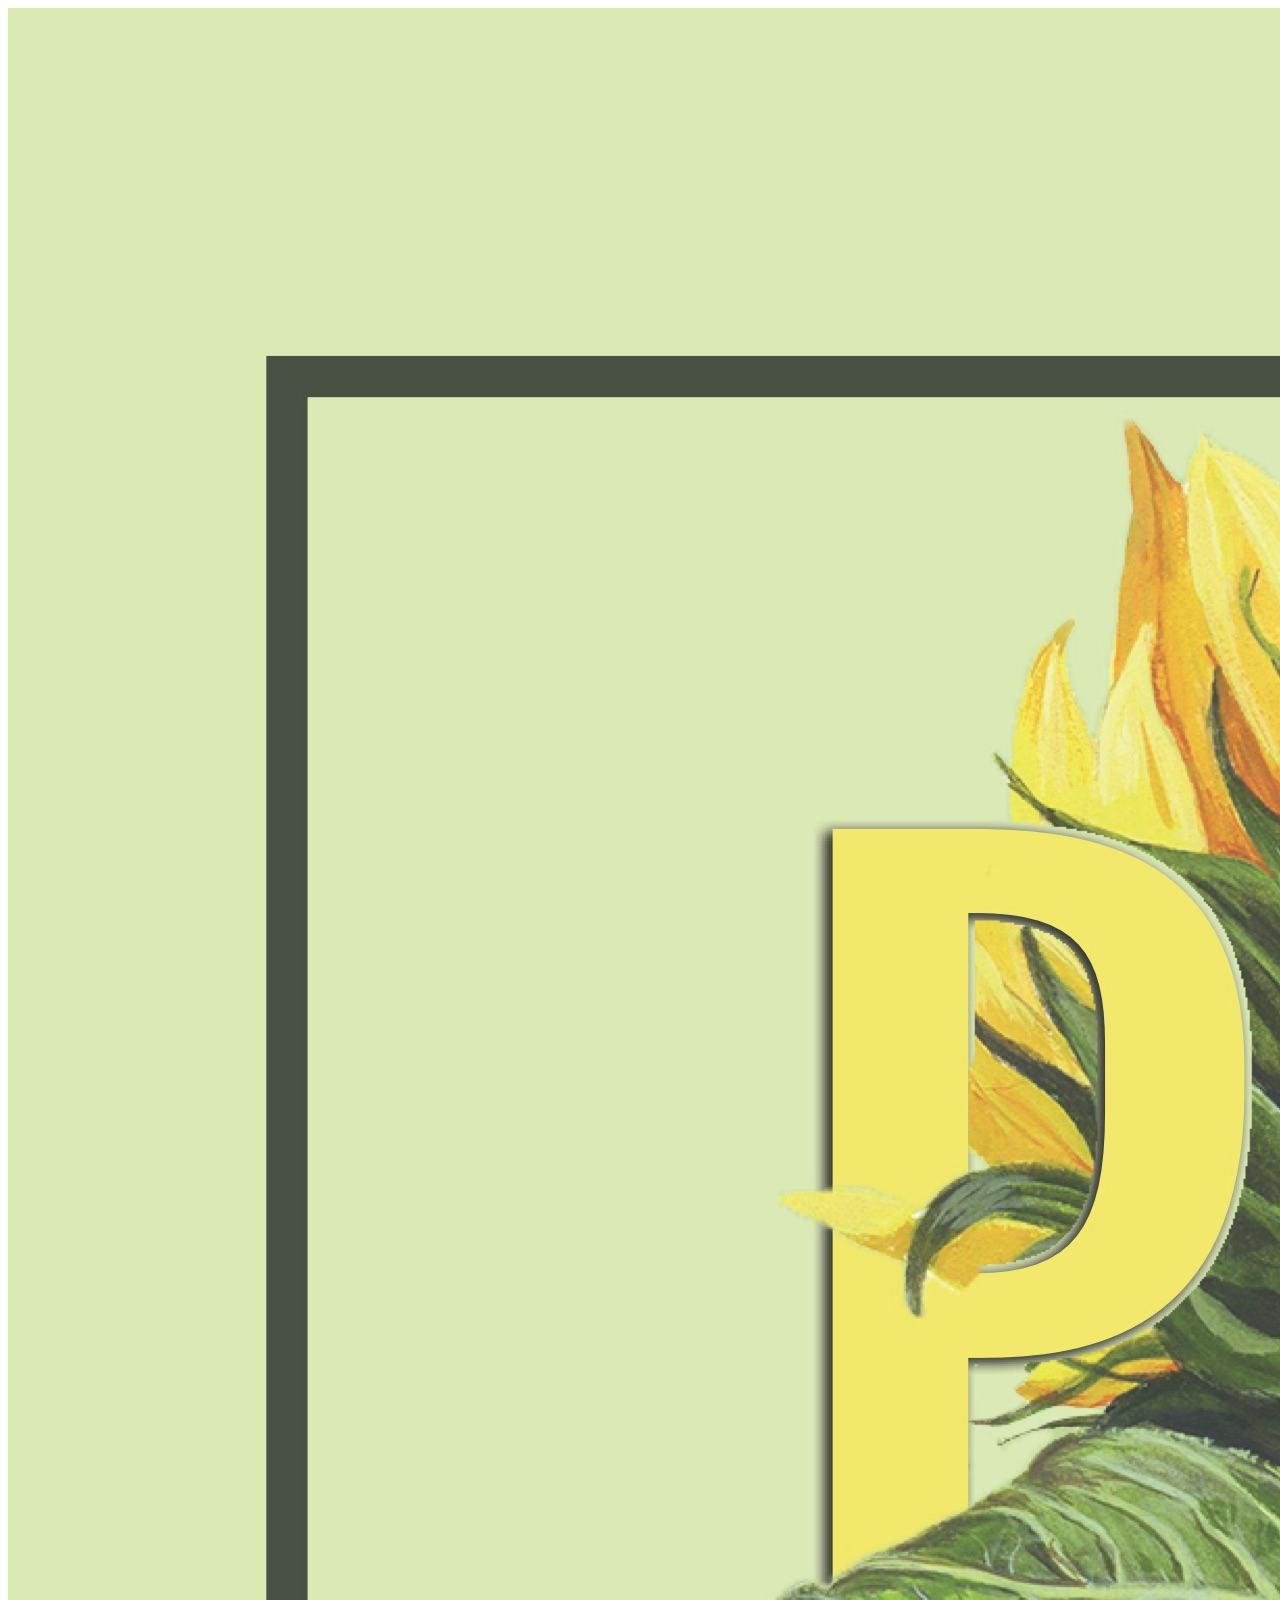
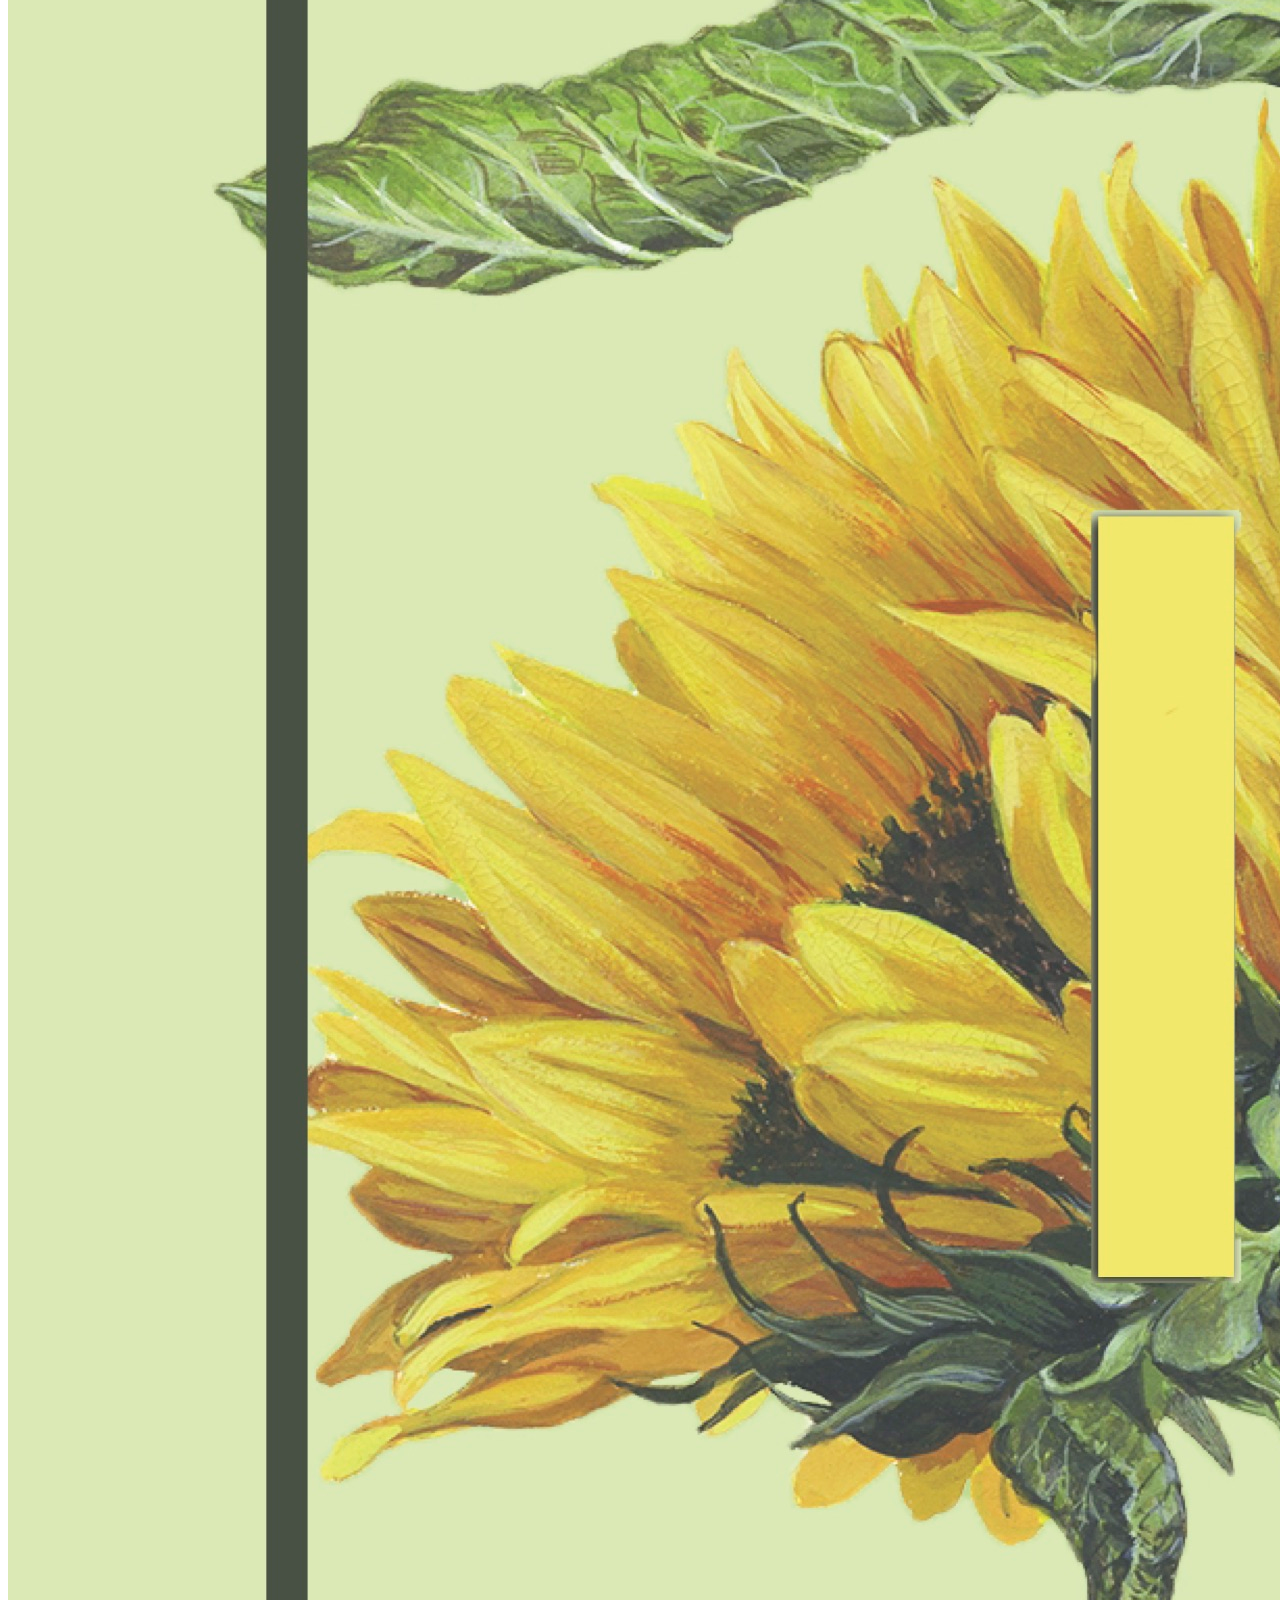
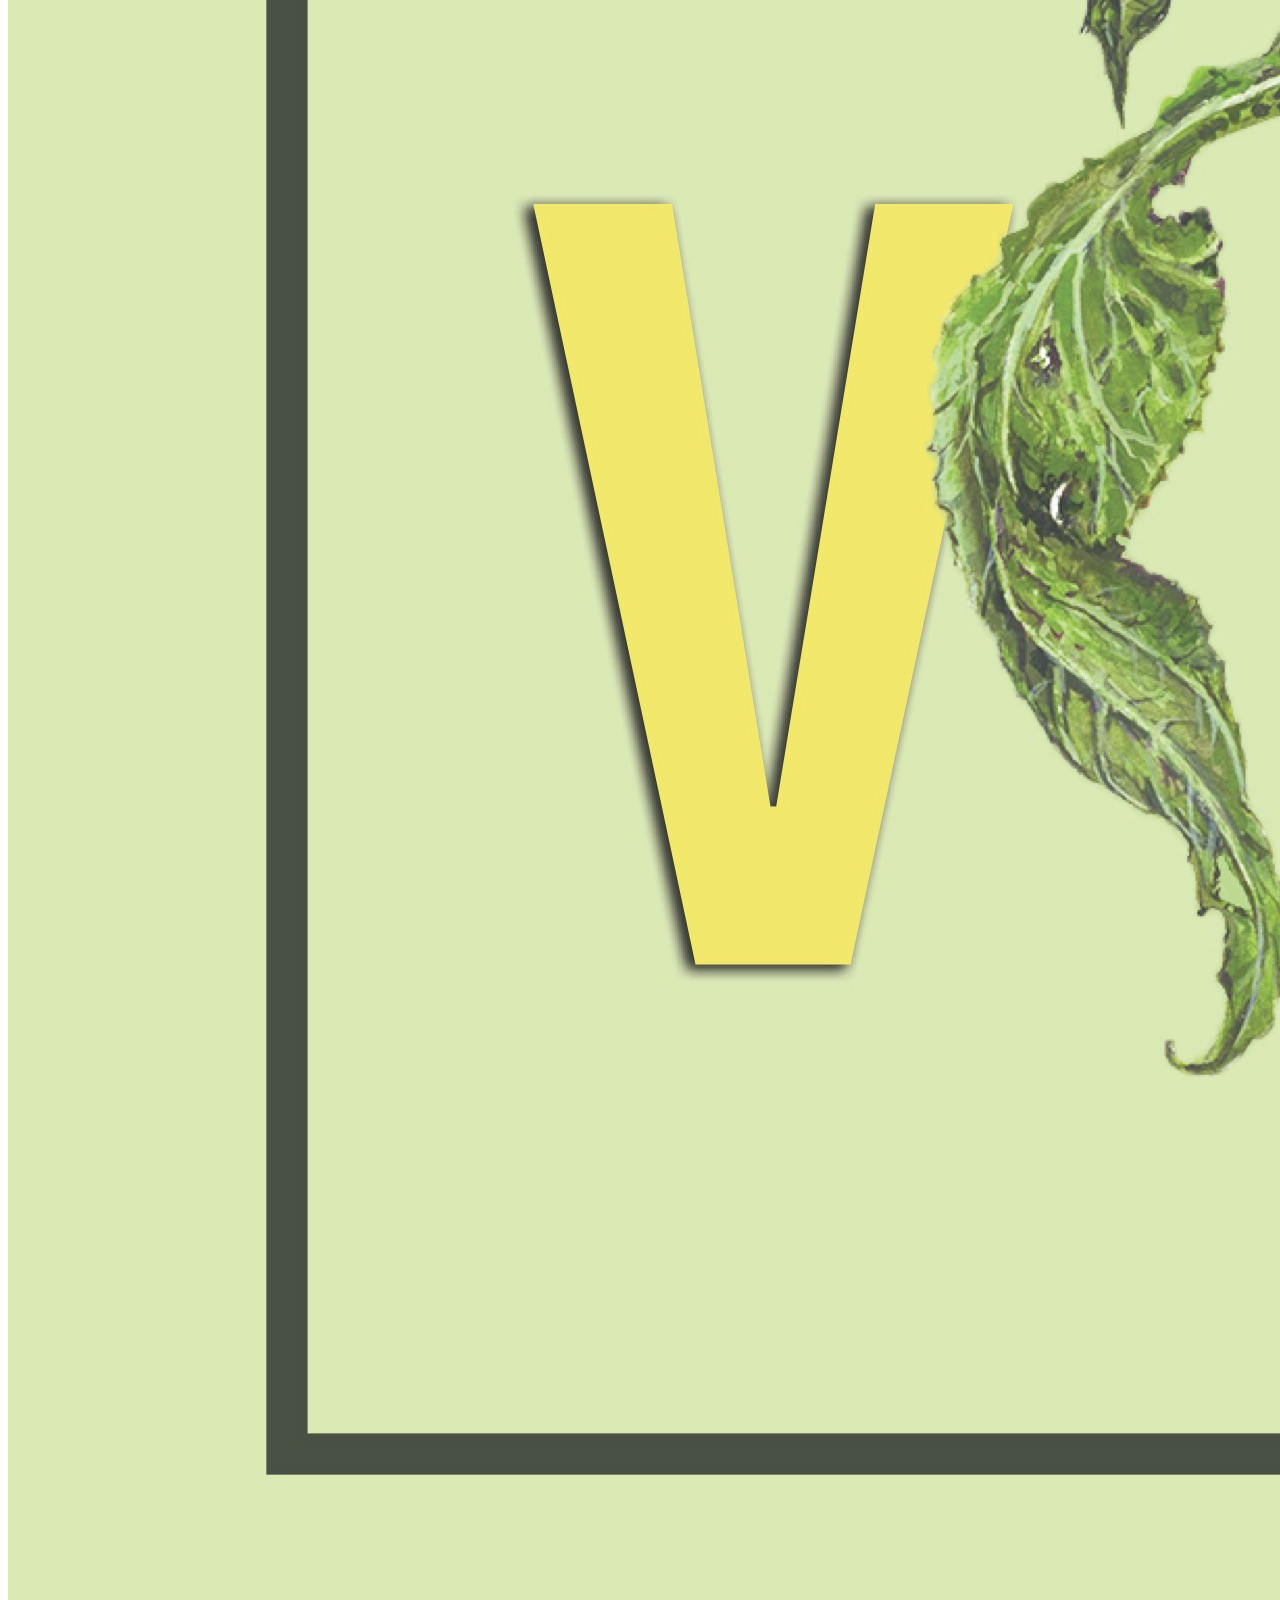
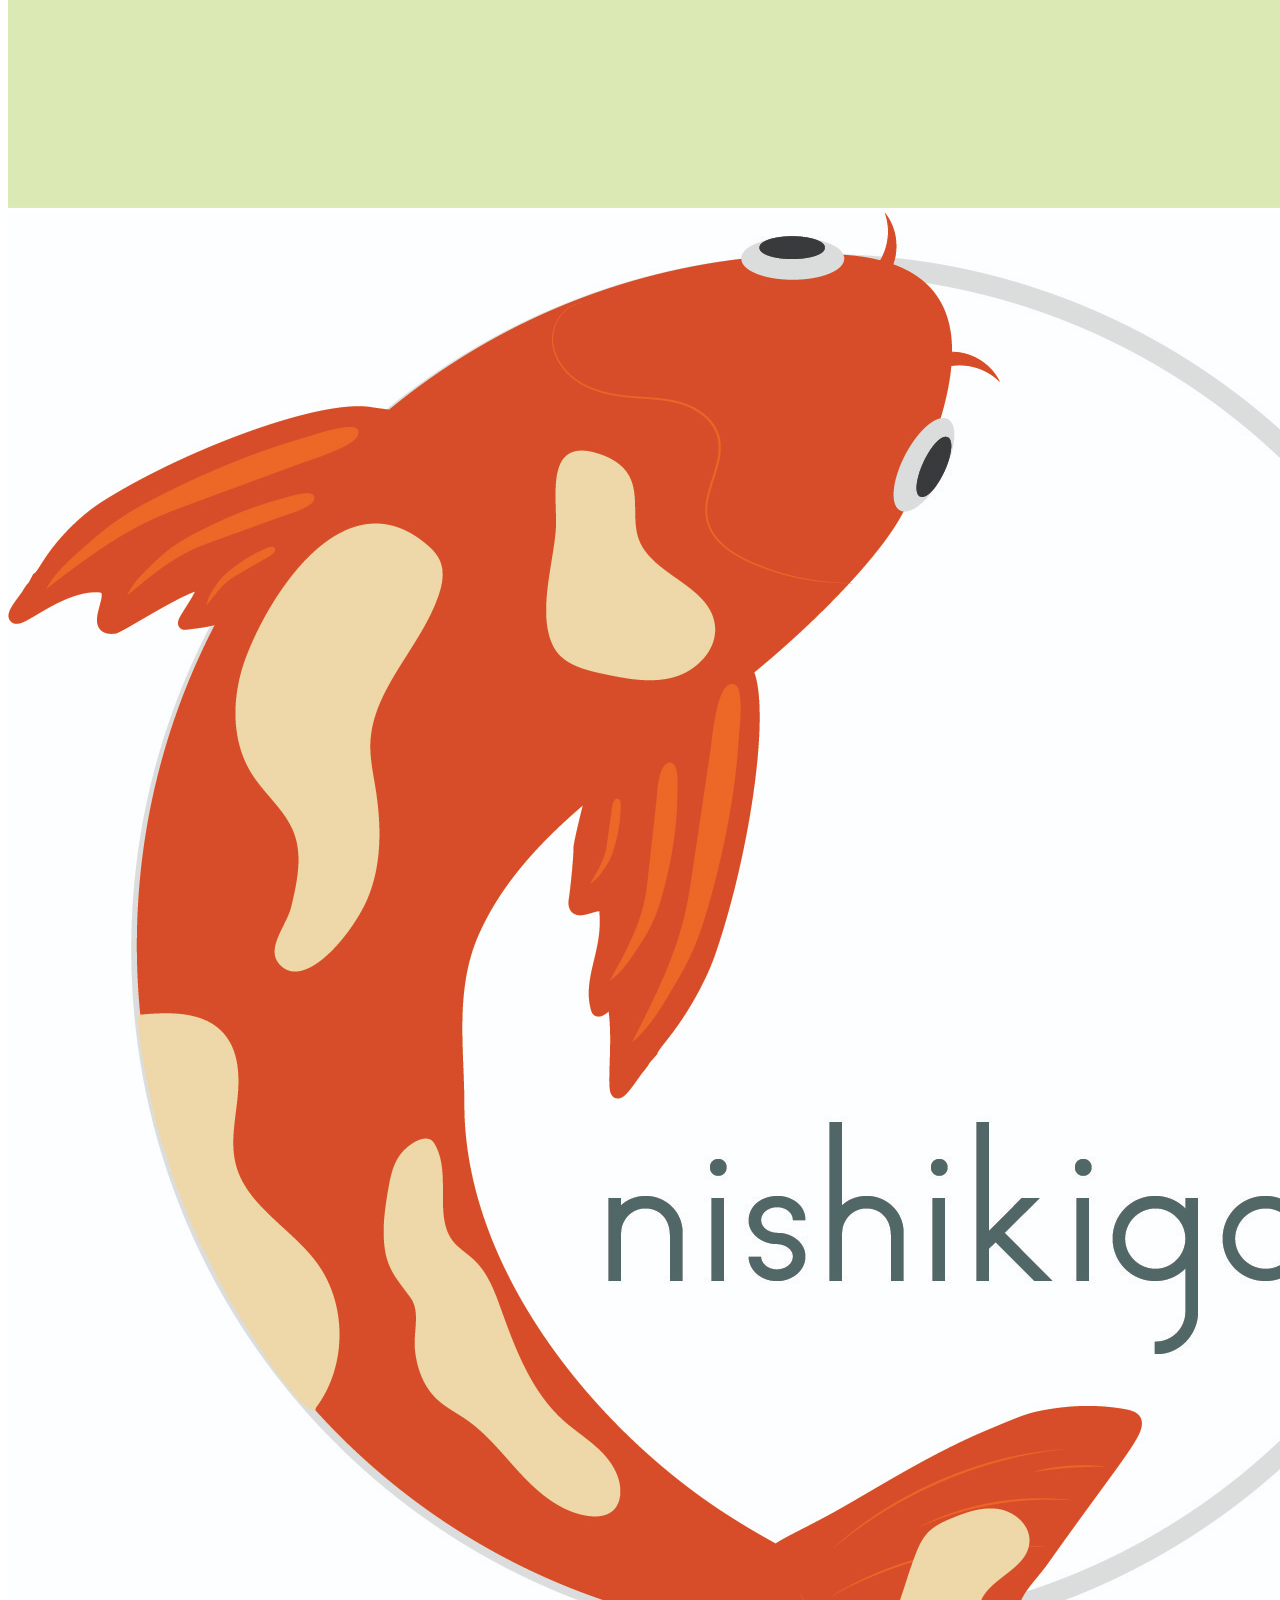
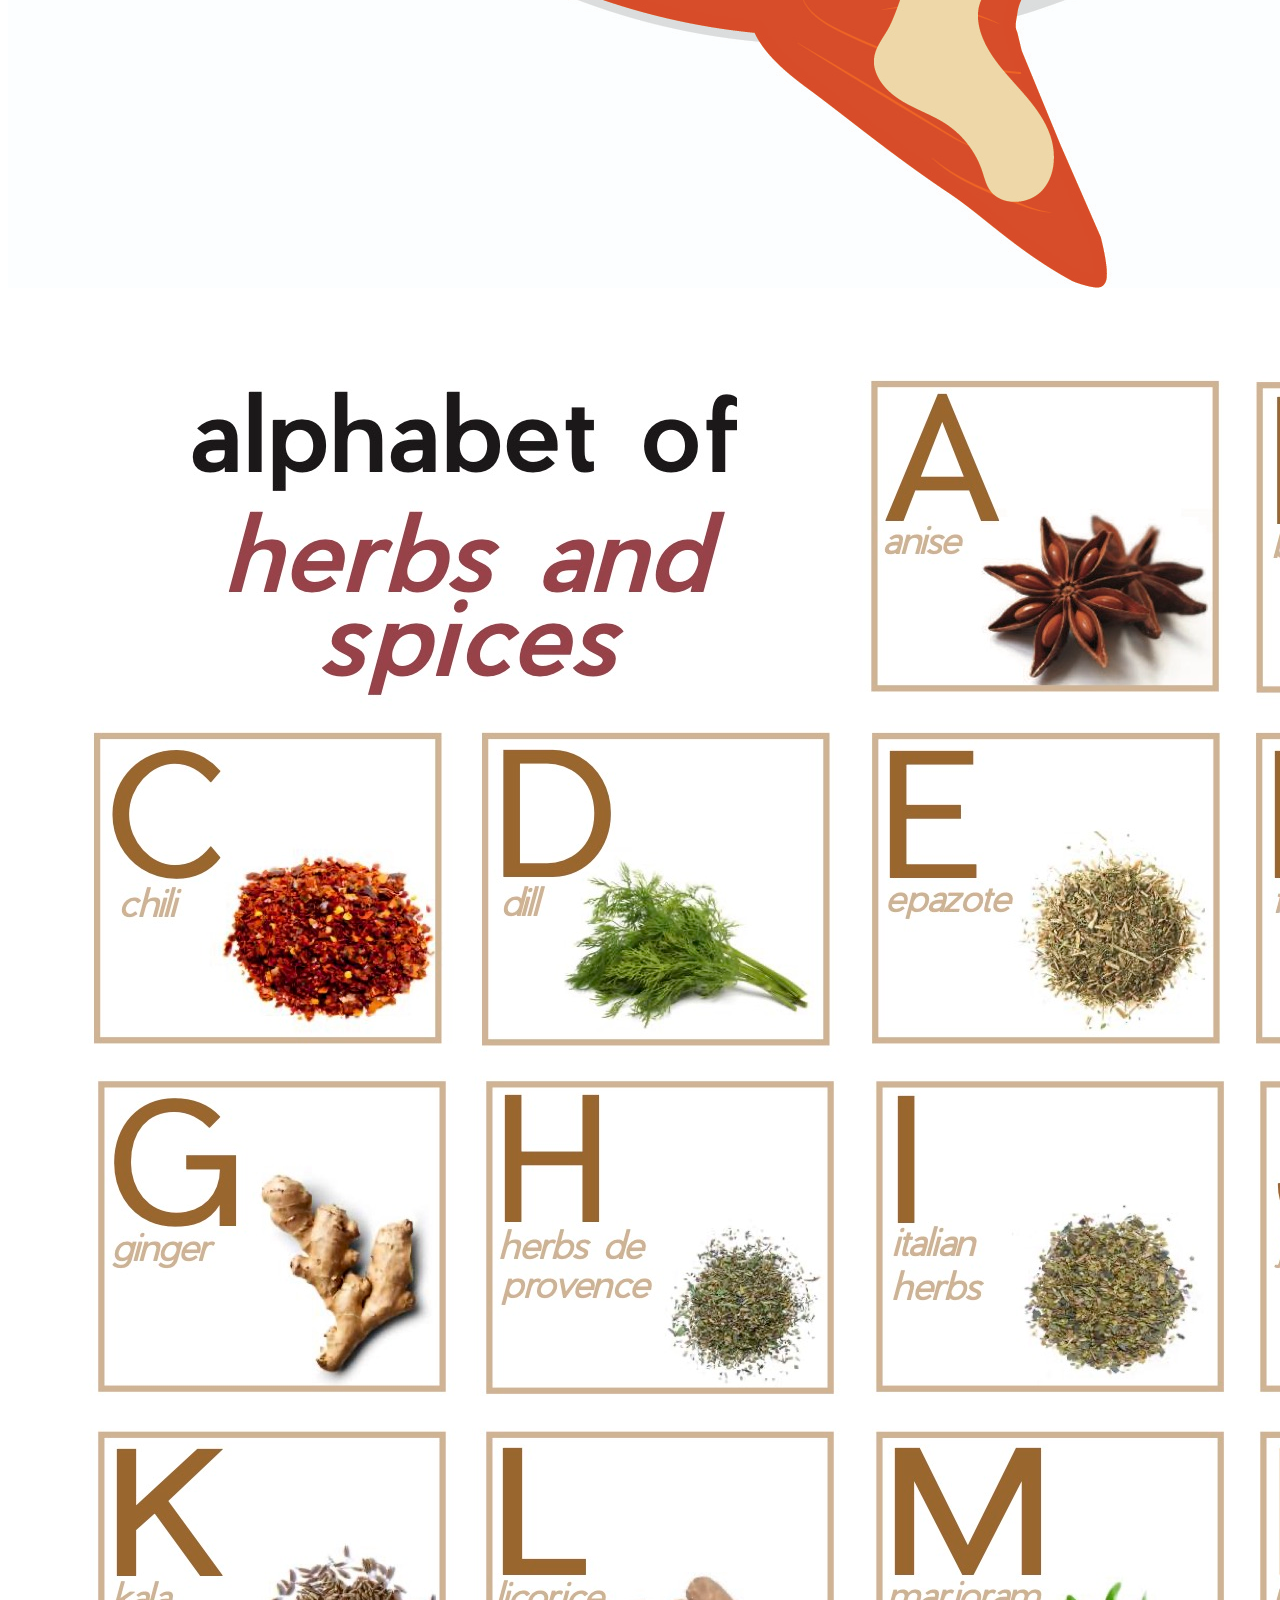
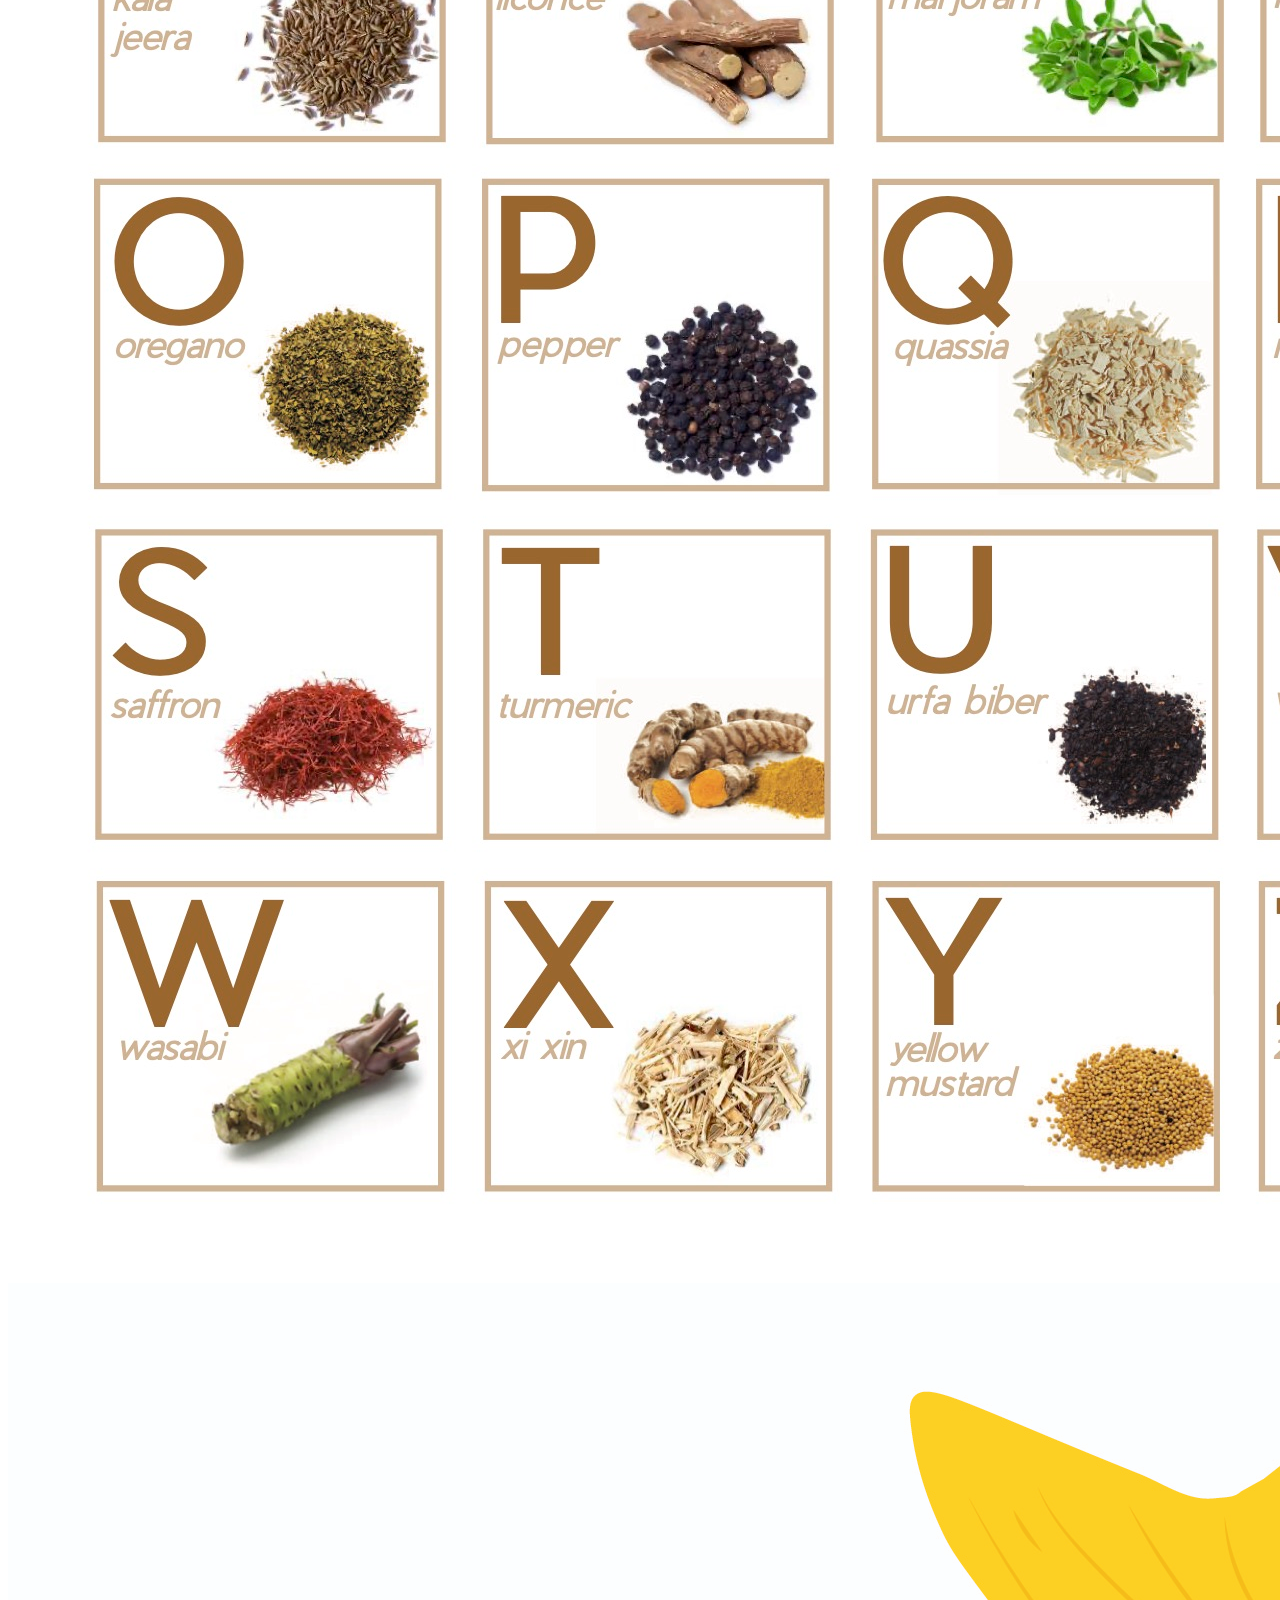
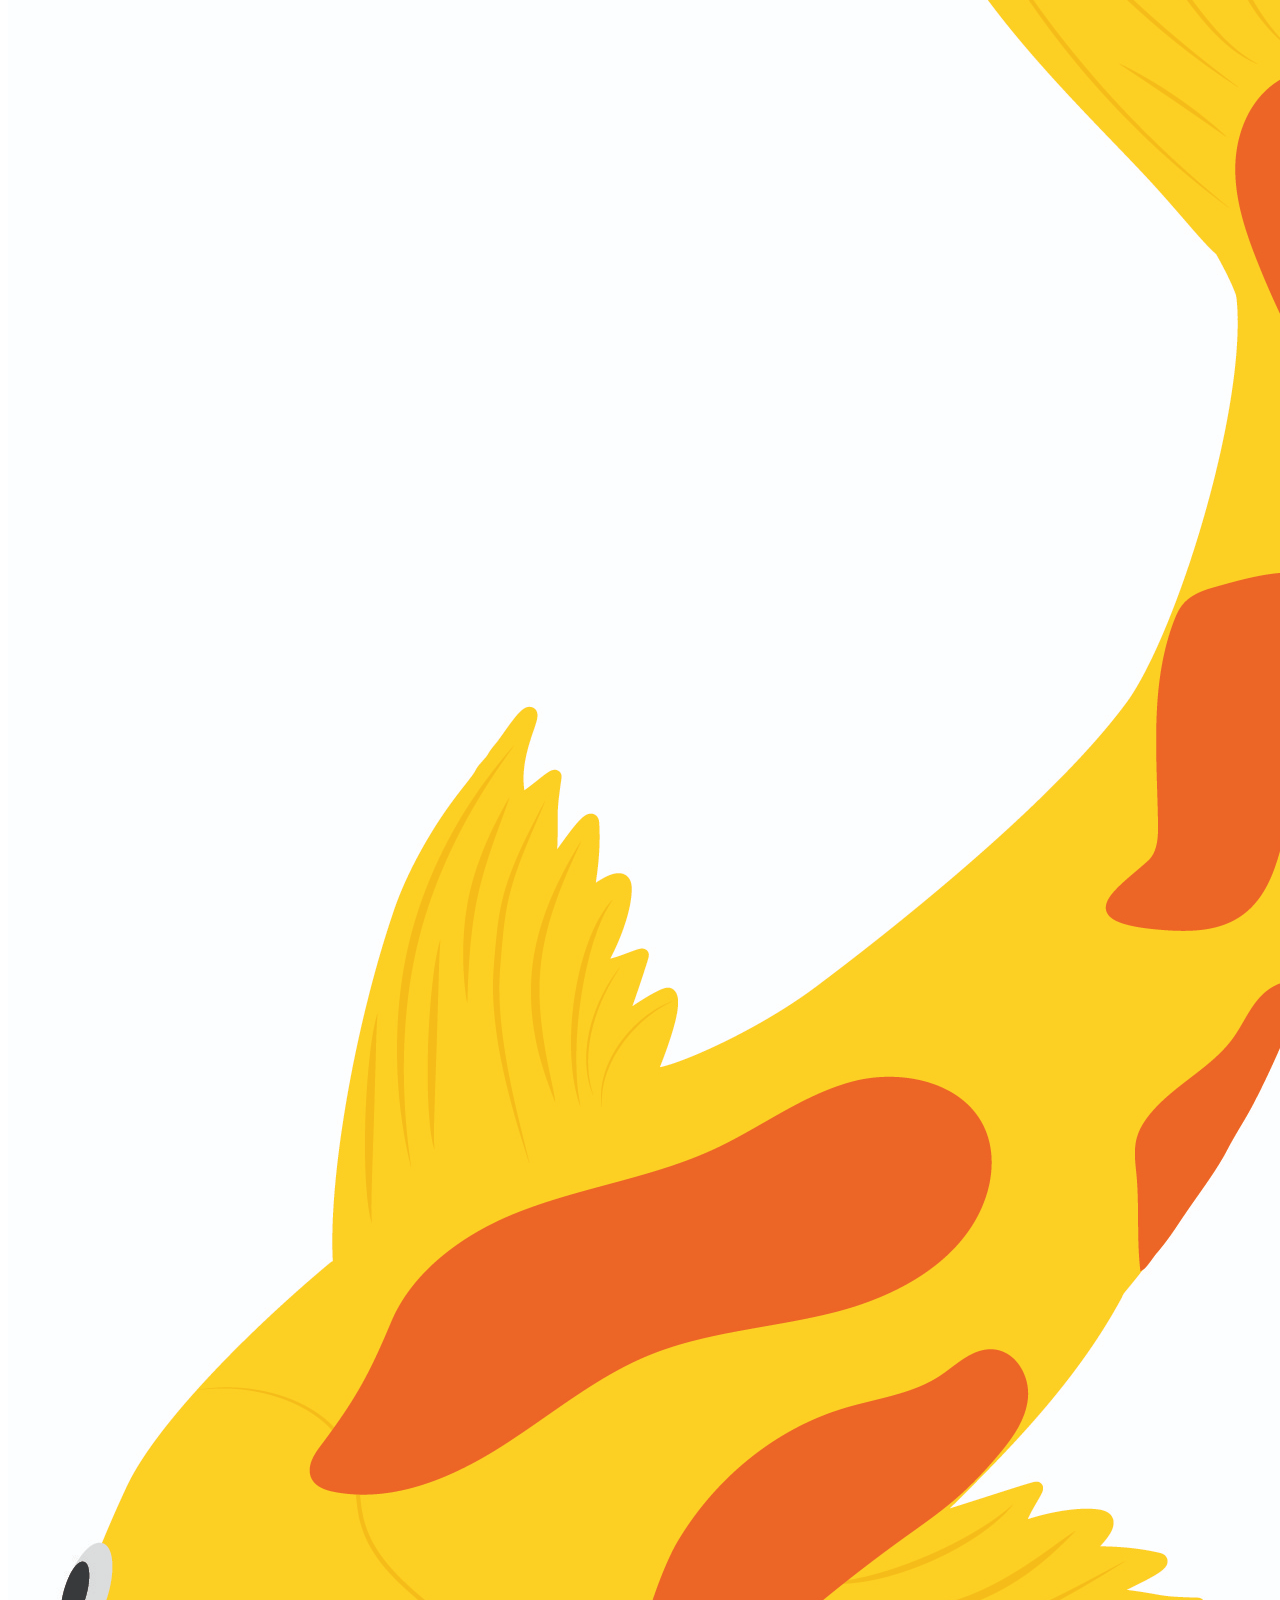
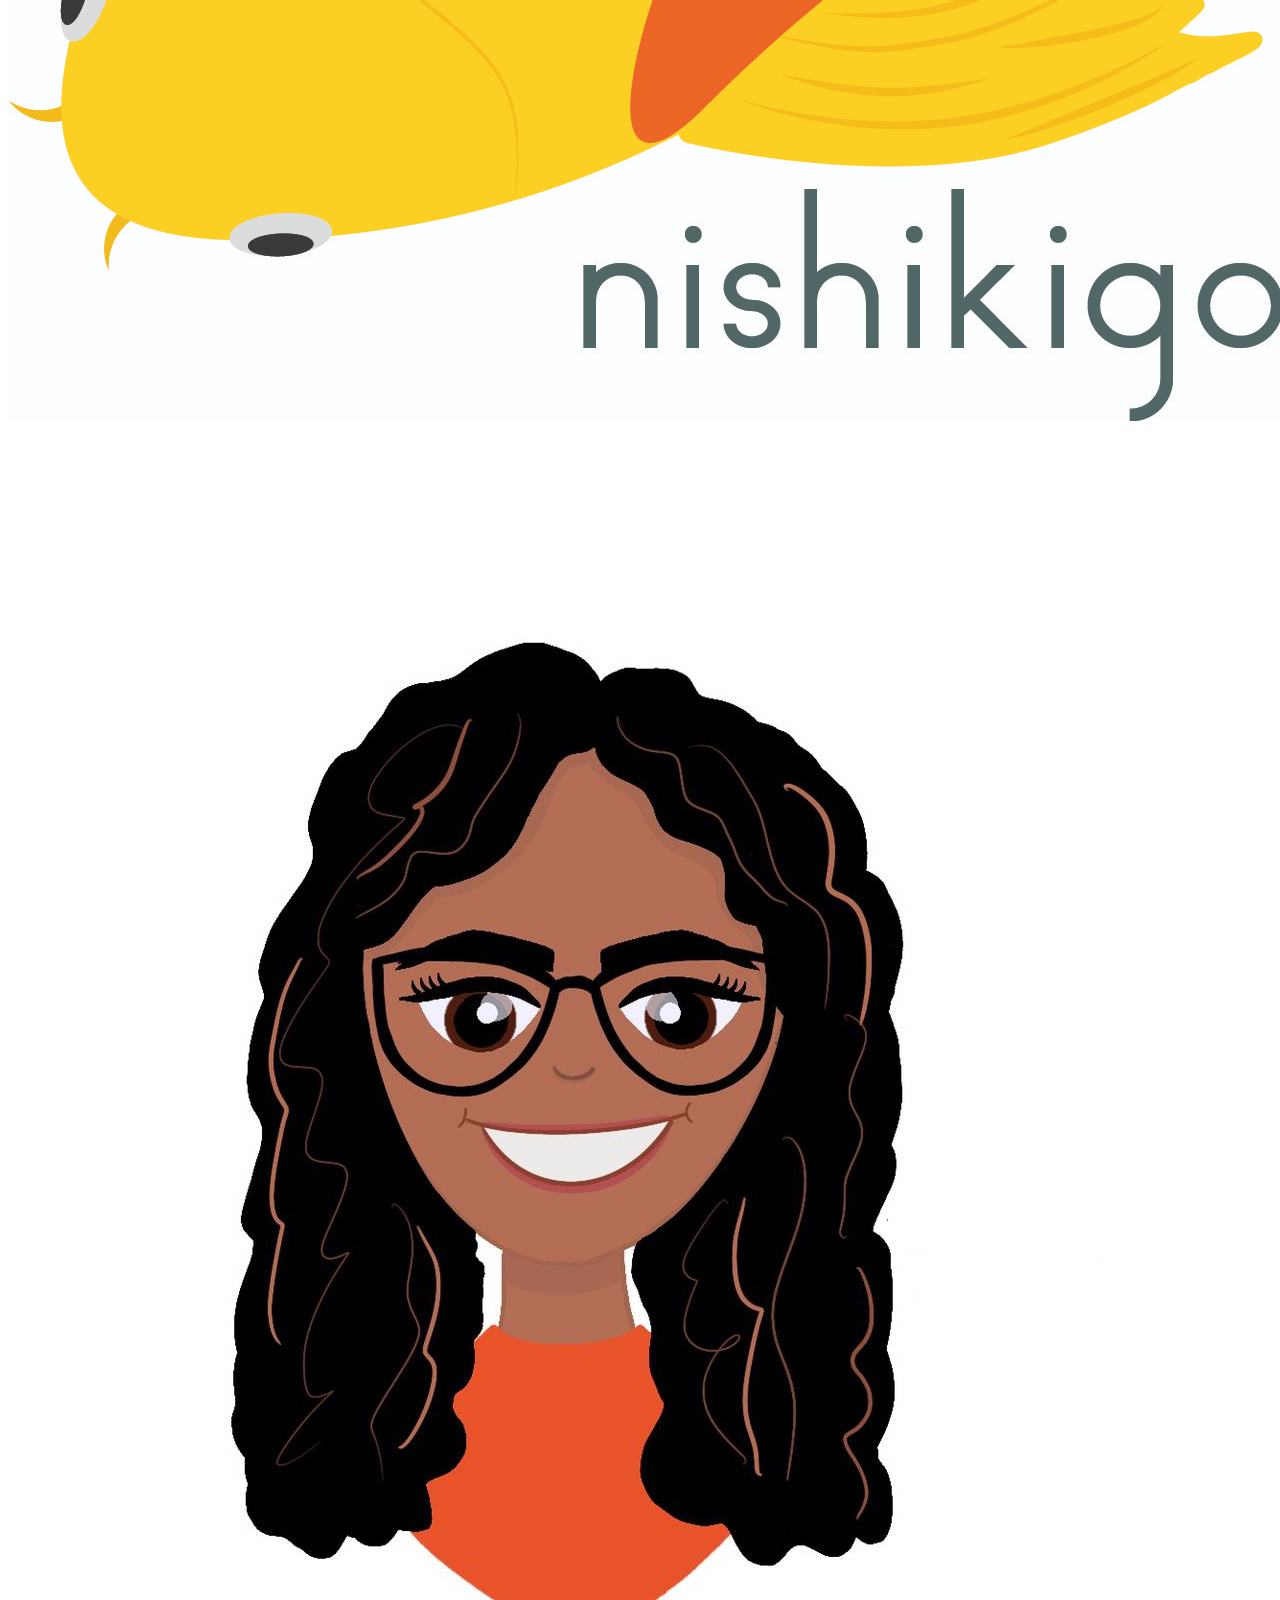
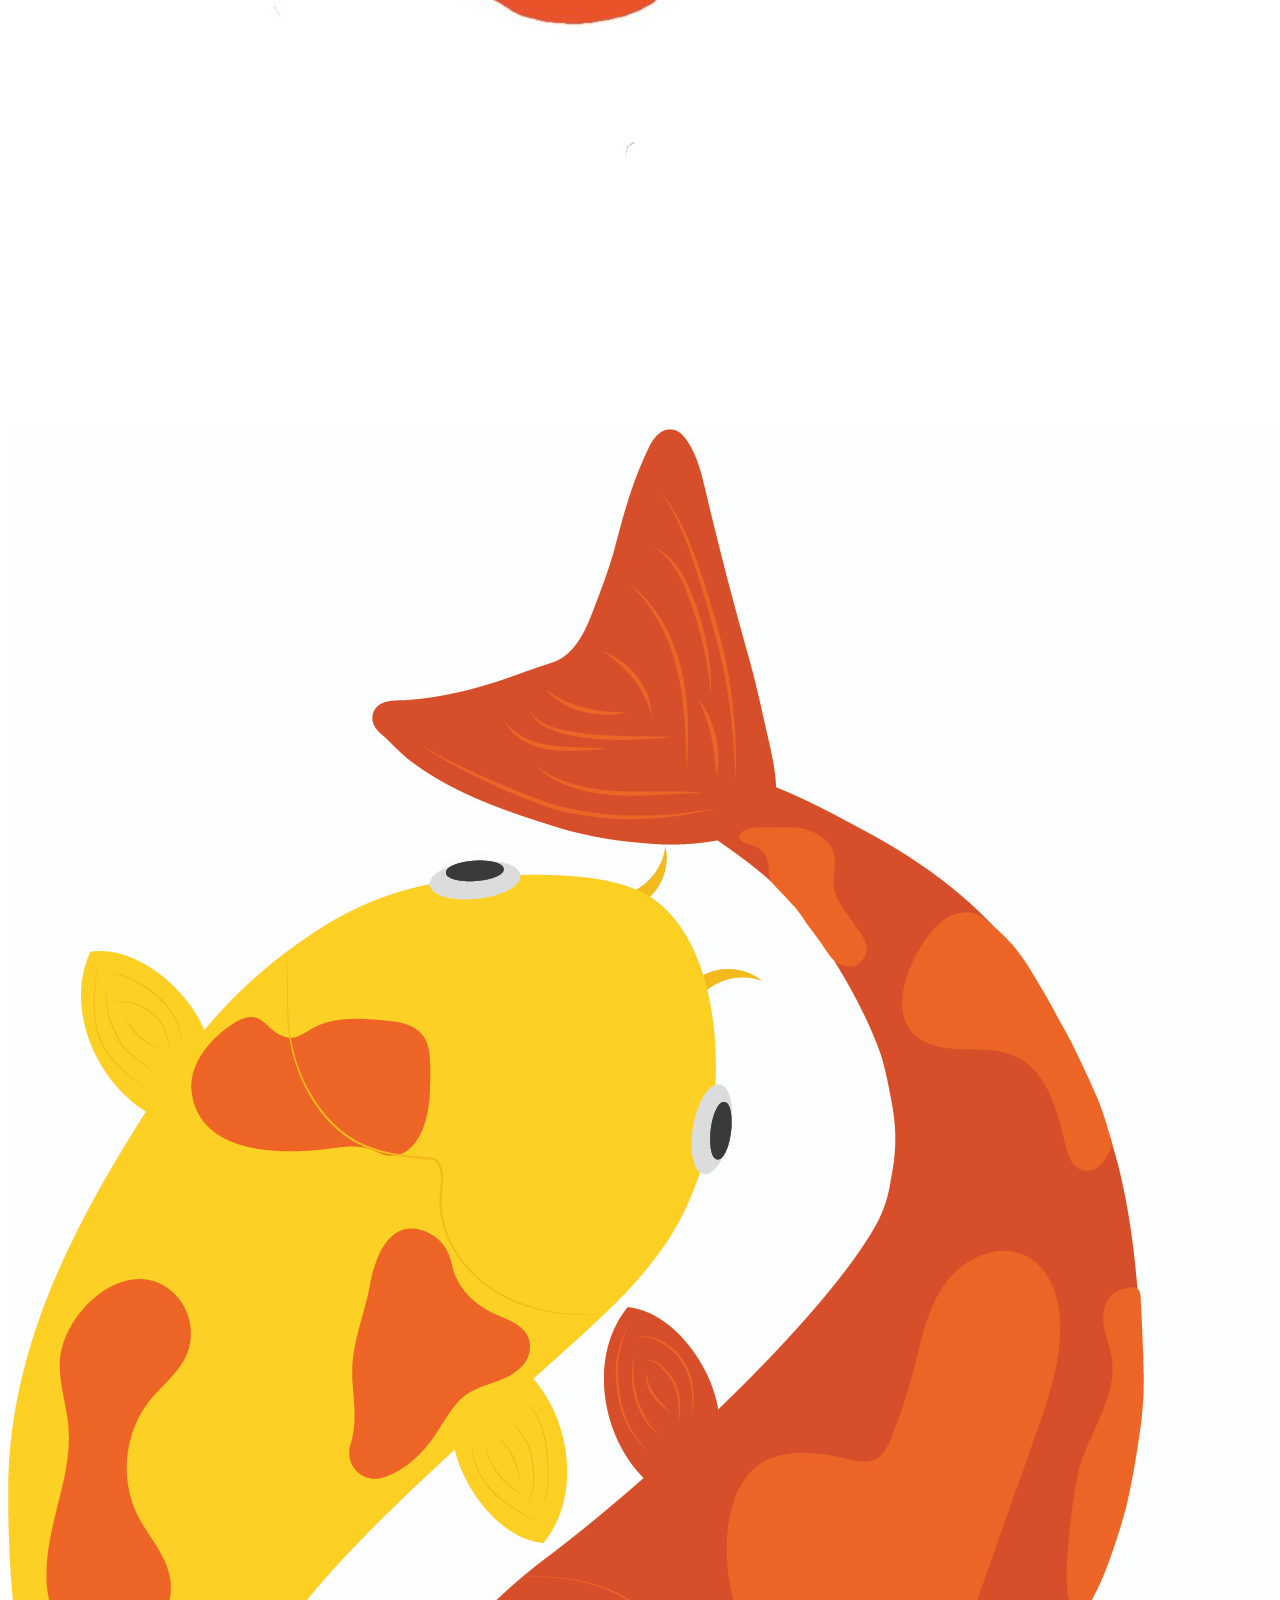
<file: more.html>
<!DOCTYPE html>
<html lang="en">
<head>
    <!-- Global site tag (gtag.js) - Google Analytics -->
    <script async src="https://www.googletagmanager.com/gtag/js?id=UA-160192862-1"></script>
    <script>
    window.dataLayer = window.dataLayer || [];
    function gtag(){dataLayer.push(arguments);}
    gtag('js', new Date());

    gtag('config', 'UA-160192862-1');
    </script>
    <meta charset="UTF-8">
    <link rel="stylesheet" type="text/css" href="css/style.css">
    <link href="https://fonts.googleapis.com/css?family=Muli&display=swap" rel="style">
    <link rel="icon" type="image/png" href="images/logo.png" alt="logo for Kaavya's portfolio"/>
    <title>Kaavya's Portfolio</title>
</head>    
<body id="page2">
    <a class = "skip" href="#content">Skip to Main Content</a>
    <header>
        <img src = "images/logo.png" alt="logo" id="logo">
            <nav>
                <ul class="nav-bar">
                    <li class = "title"><a href="index">Home</a></li>
                    <li class = "title"><a href="resume">Resume</a></li>
                    <li class = "title"><a href="about">About</a></li>
                    <li class = "title"><a class = "current" href="more">More</a></li>
                </ul>
            </nav>
    </header>
    <main id="content" tabindex=0>
        <div class="heading">
        <h1 class="top"> My Other Work</h1>
        <h2 class="sub"> This is some of the graphic design work I have done in addition to my UX Design work. </h2>
    </div>
    <div class="more-work"> 
        <img id="flower" src="images/flower.jpg" alt="Flower with word positivity" />
        <img id="logo1" src="images/logo1.jpg" alt="Koi fish on a circle" />
        <img id="spices" src="images/spices.jpg" alt="Alphabet of spices and herbs" />
        <img id="logo2" src="images/logo2.jpg" alt="Koi fish" />
        <img id="drawing" src="images/drawing.jpg" alt="Drawing of an Indian woman with glasses and curly hair" />
        <img id="logo3" src="images/logo3.jpg" alt="Two koi fish" />
      </div>
    </main>
    <footer>
        <p>
            Kaavya Samu &copy;
            <script>
                var date = new Date();
                var n = date.getFullYear();
                document.write(n)
            </script><br/>
            <a href="mailto:ksamu@umich.edu" class="hyperlink" aria-label="first link">ksamu@umich.edu
            </p>
            <div class="icons">
                <a href="https://www.twitter.com/kaavyuhs"><img src="images/twitter.png" alt="Twitter" class="twitter" aria-label="Twitter logo"></a>
                <a href="https://www.instagram.com/kaavsamu"><img src="images/instagram.png" alt="Instagram" class="instagram" aria-label="Instagram logo"></a>
                <a href="https://www.linkedin.com/in/kaavya=samu"><img src="images/linkedin.png" alt="LinkedIn" class="linkedin" aria-label="Linkedin Logo"></a>
            </div>
        </footer>
</body>
</html>
</file>
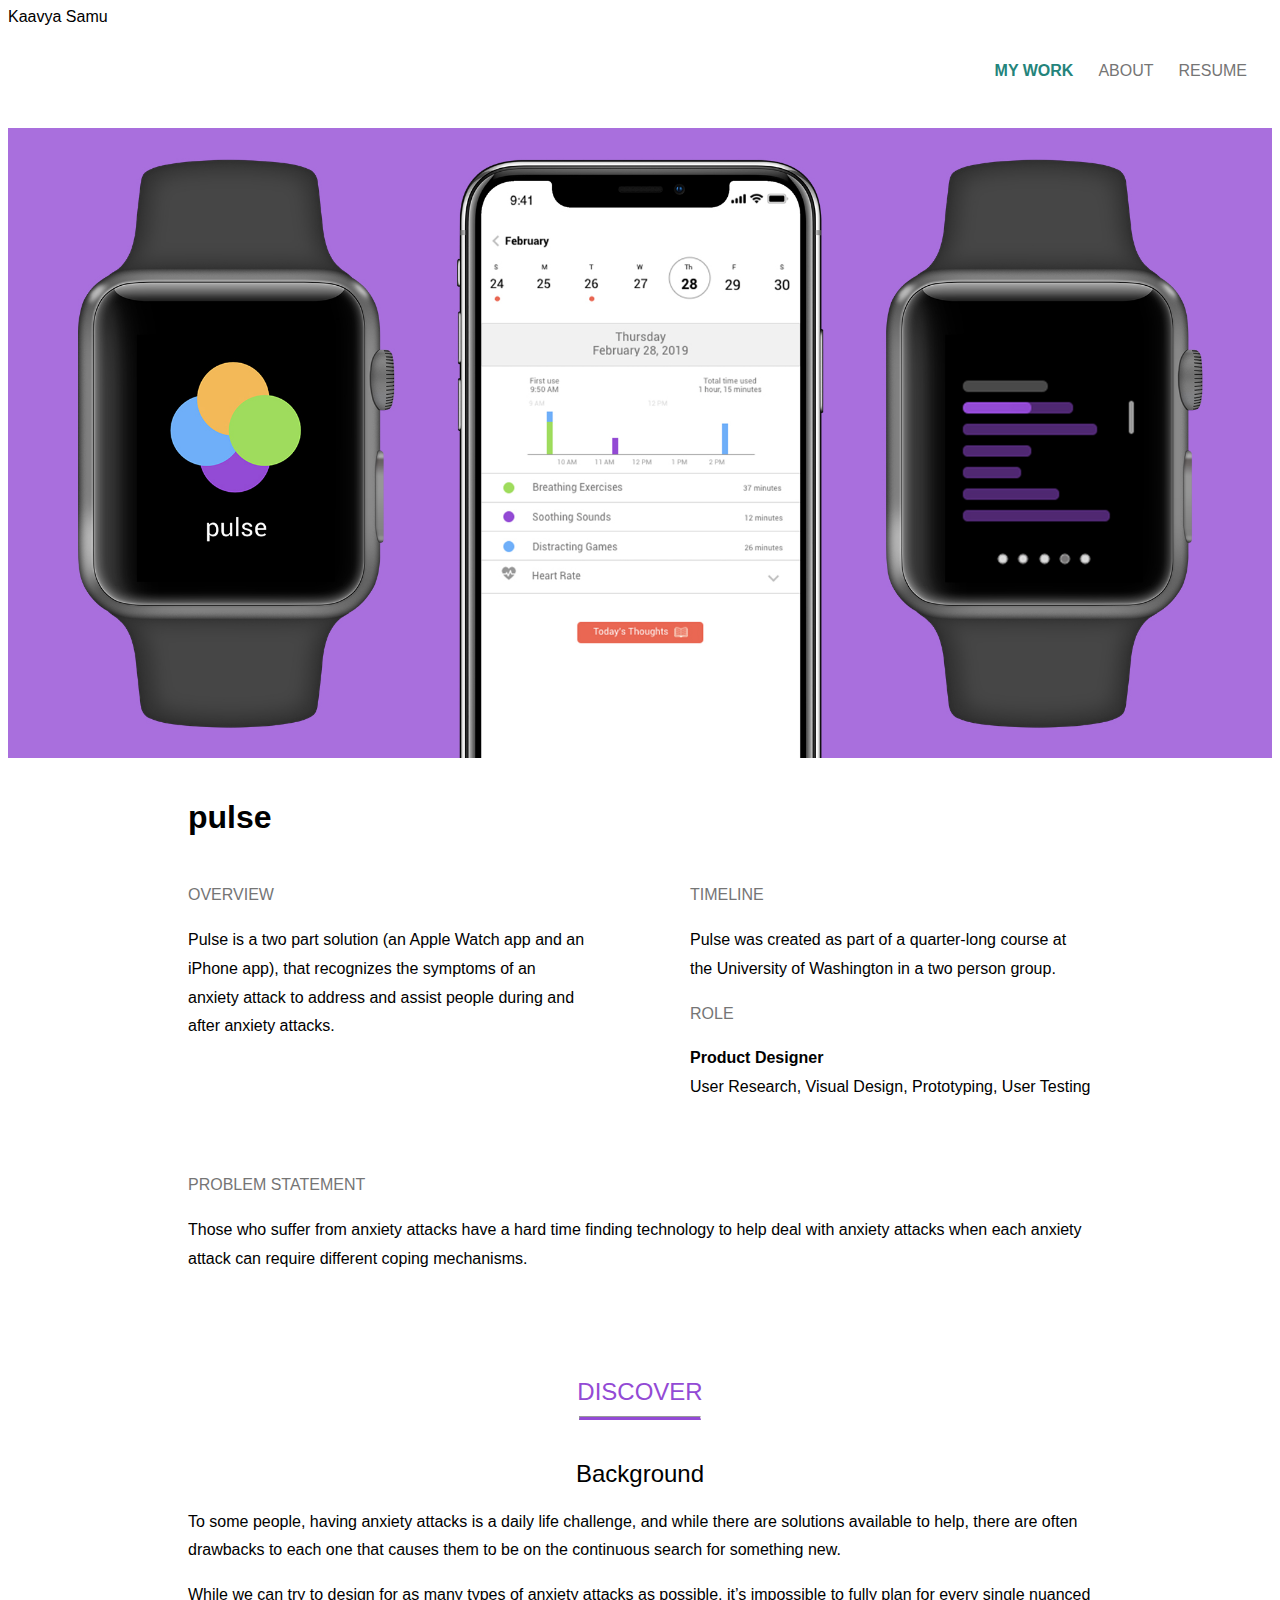
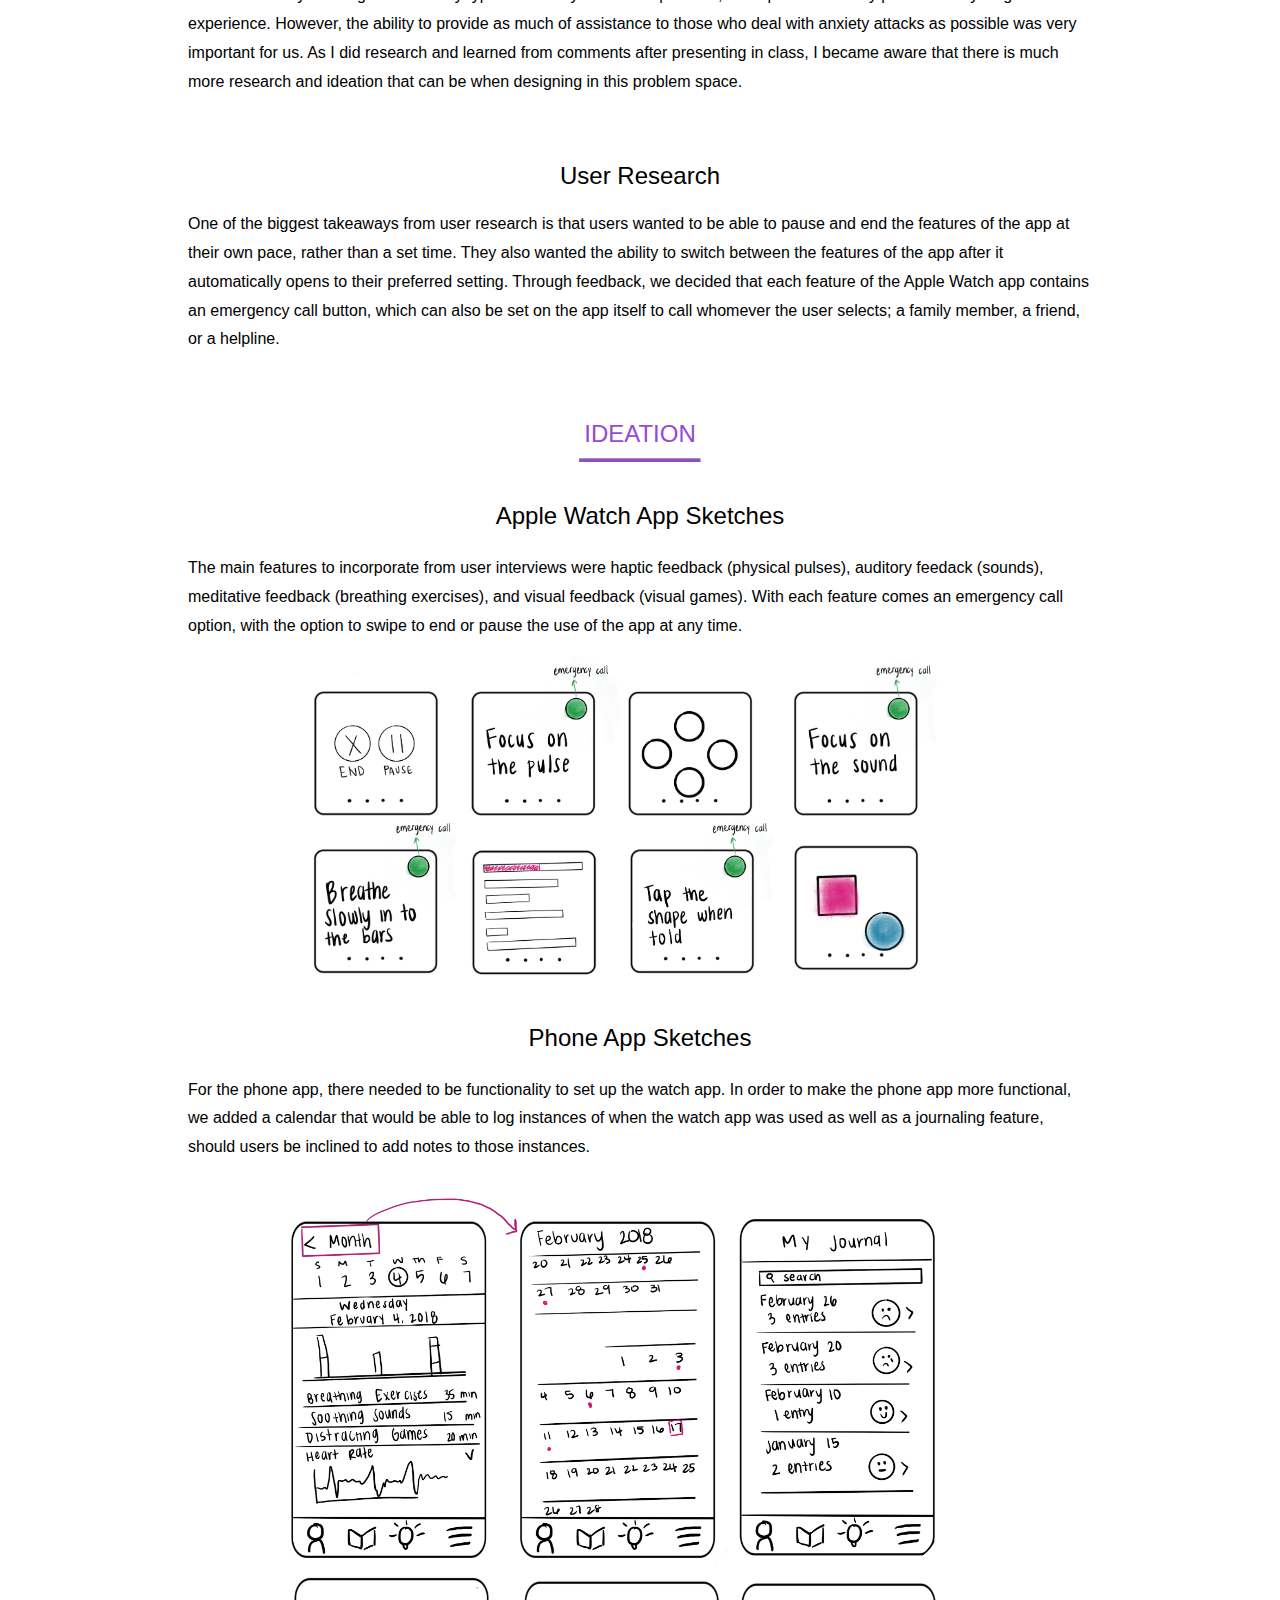
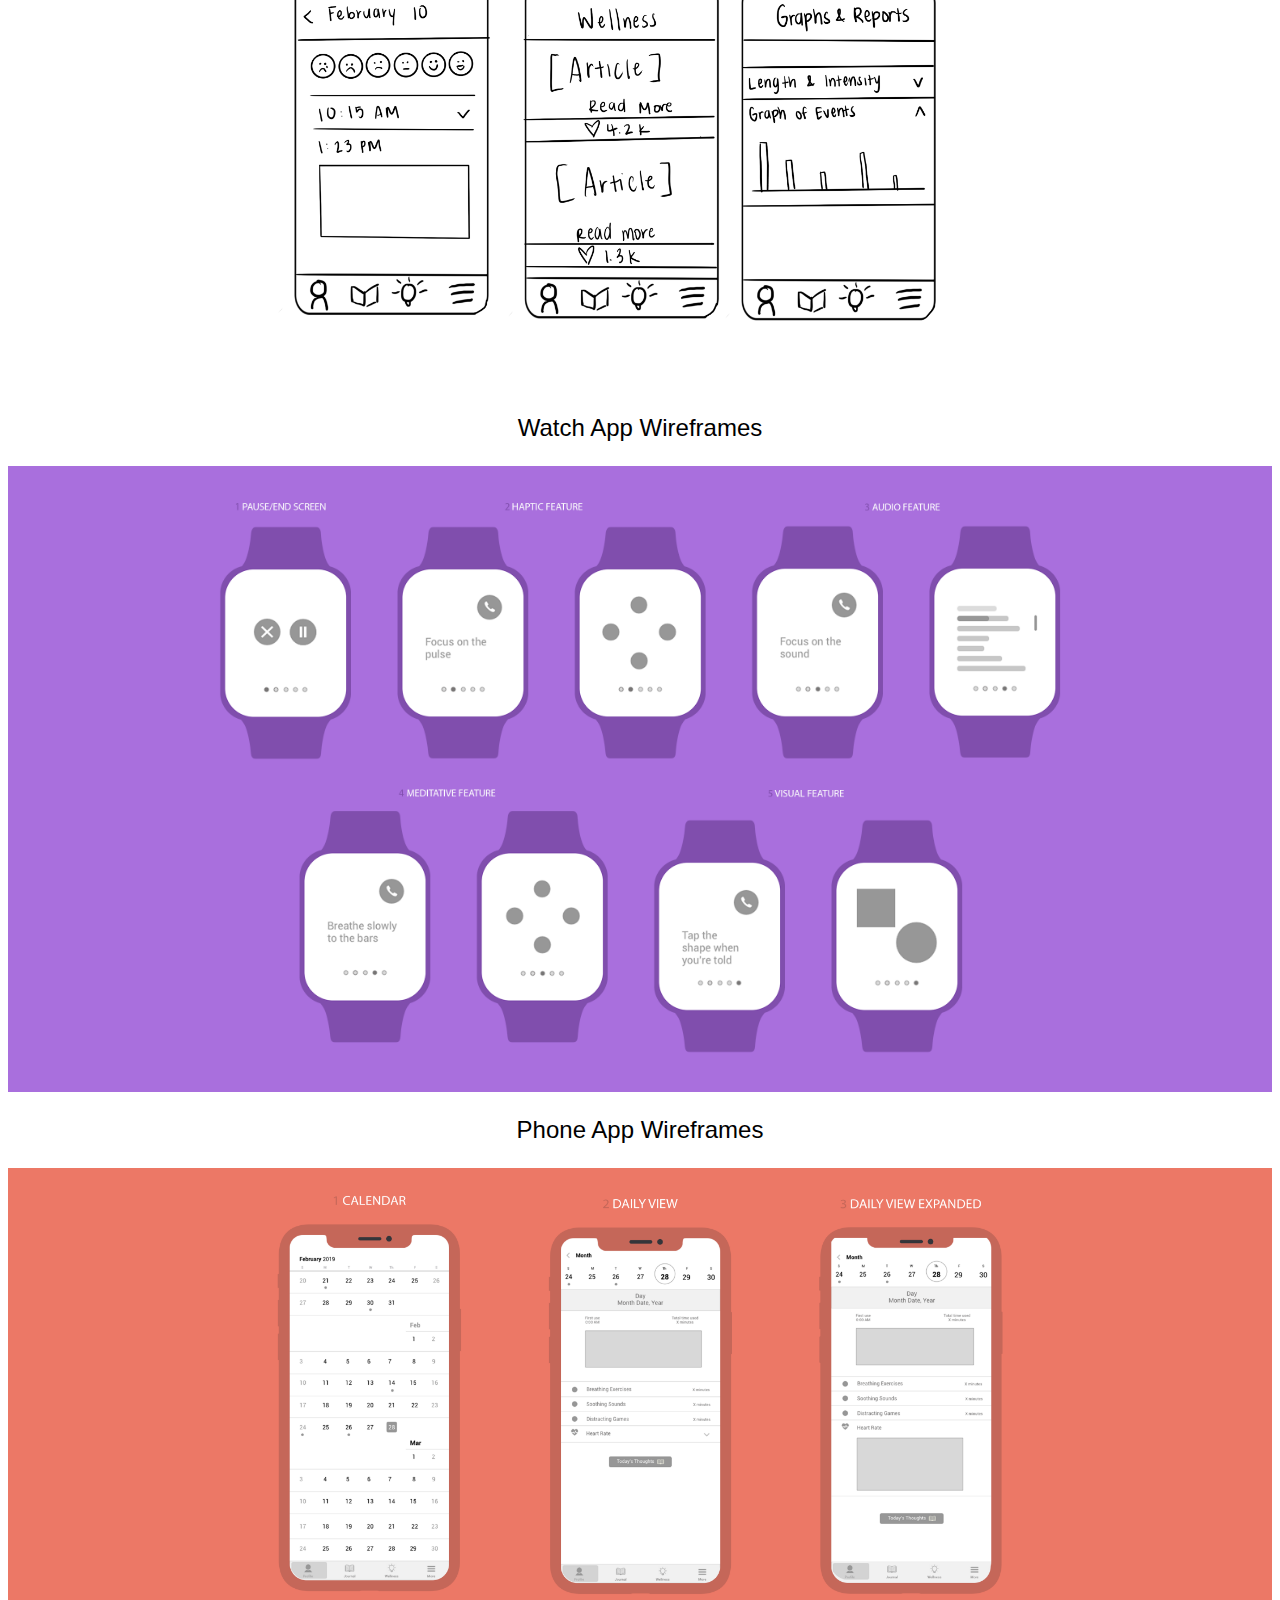
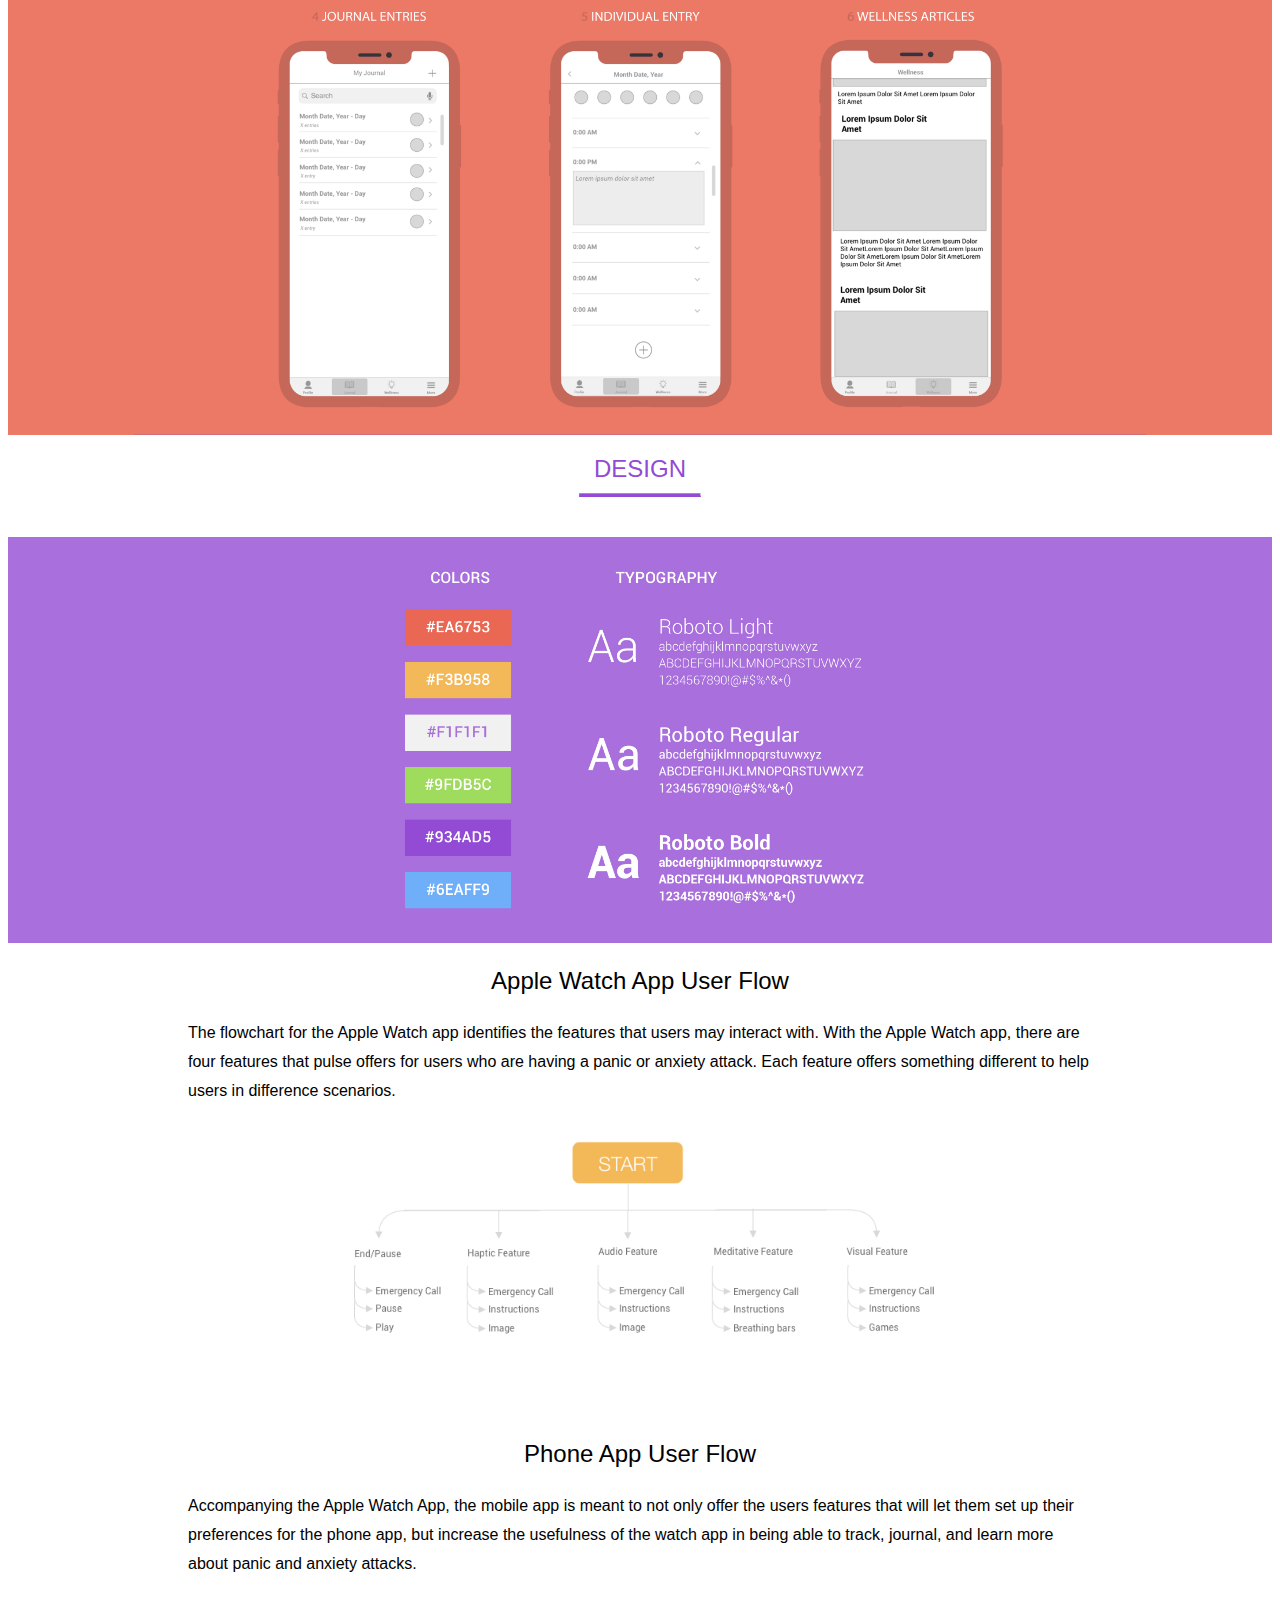
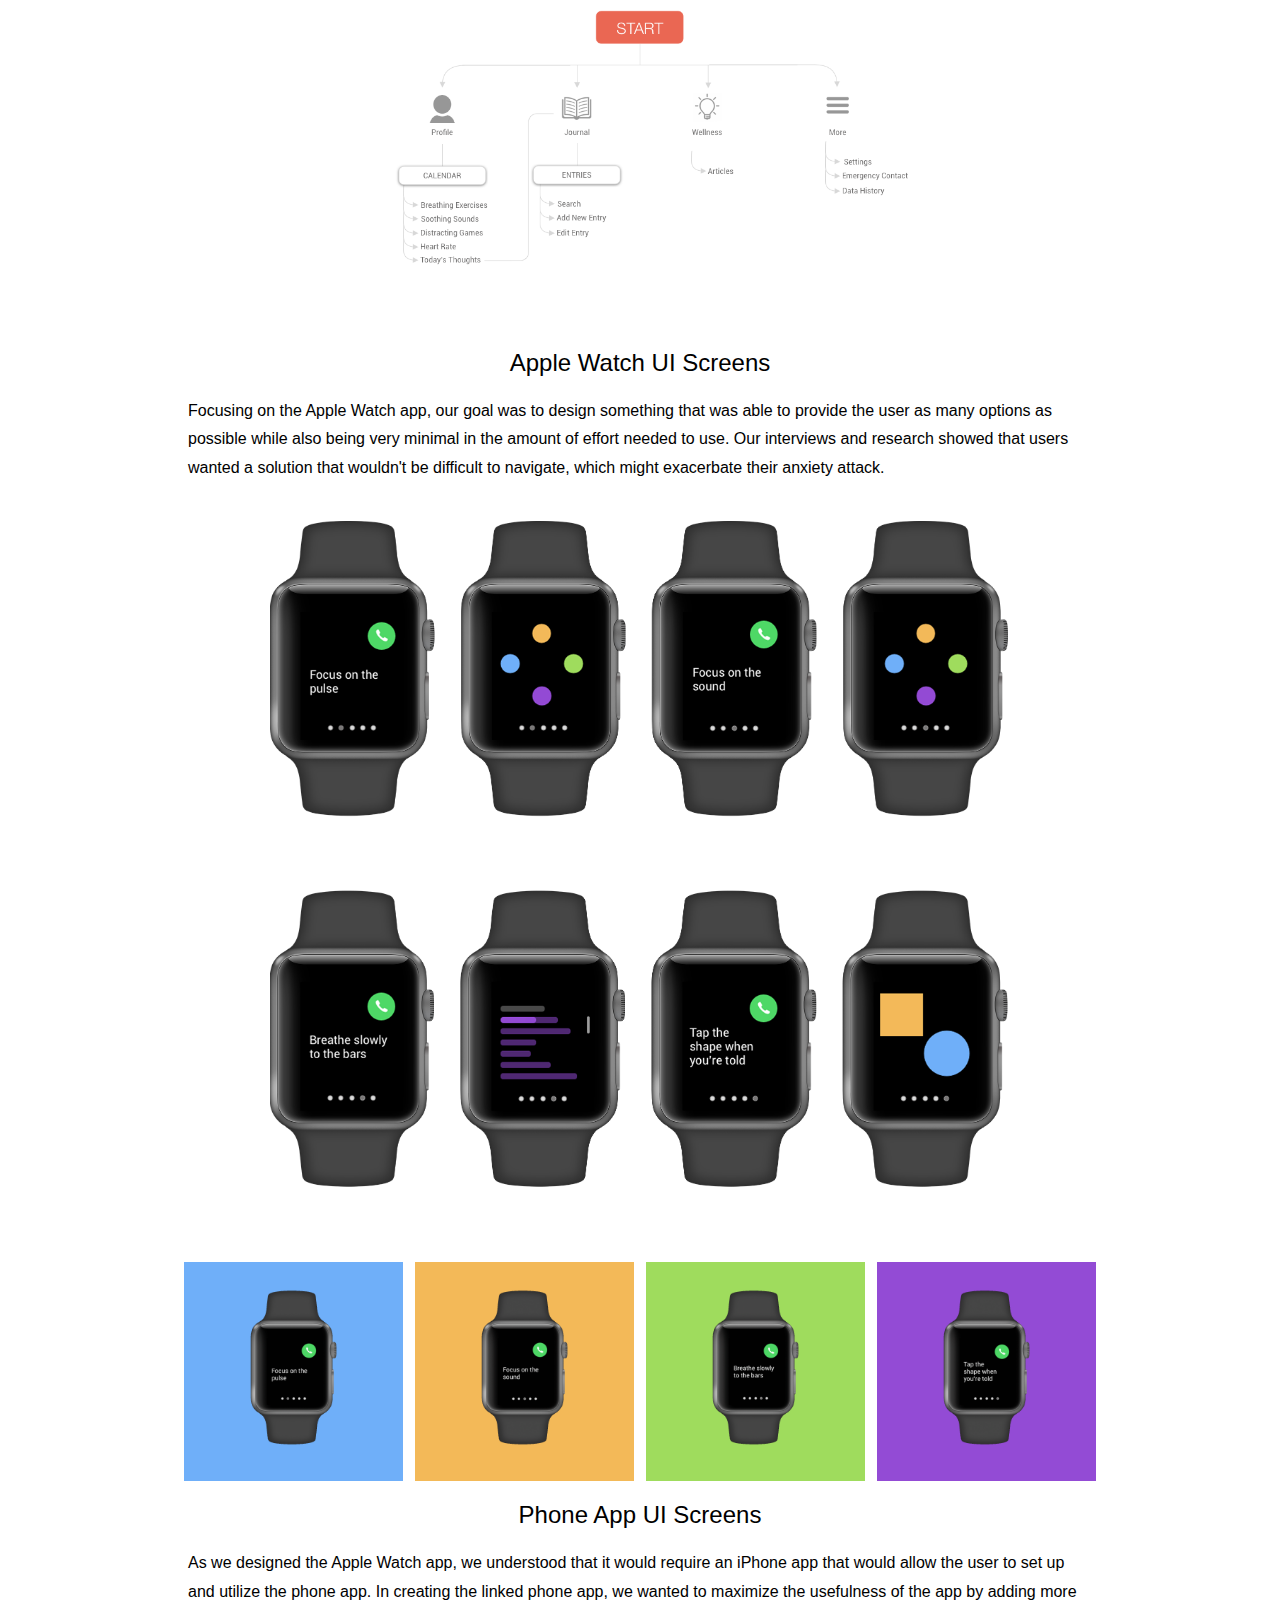
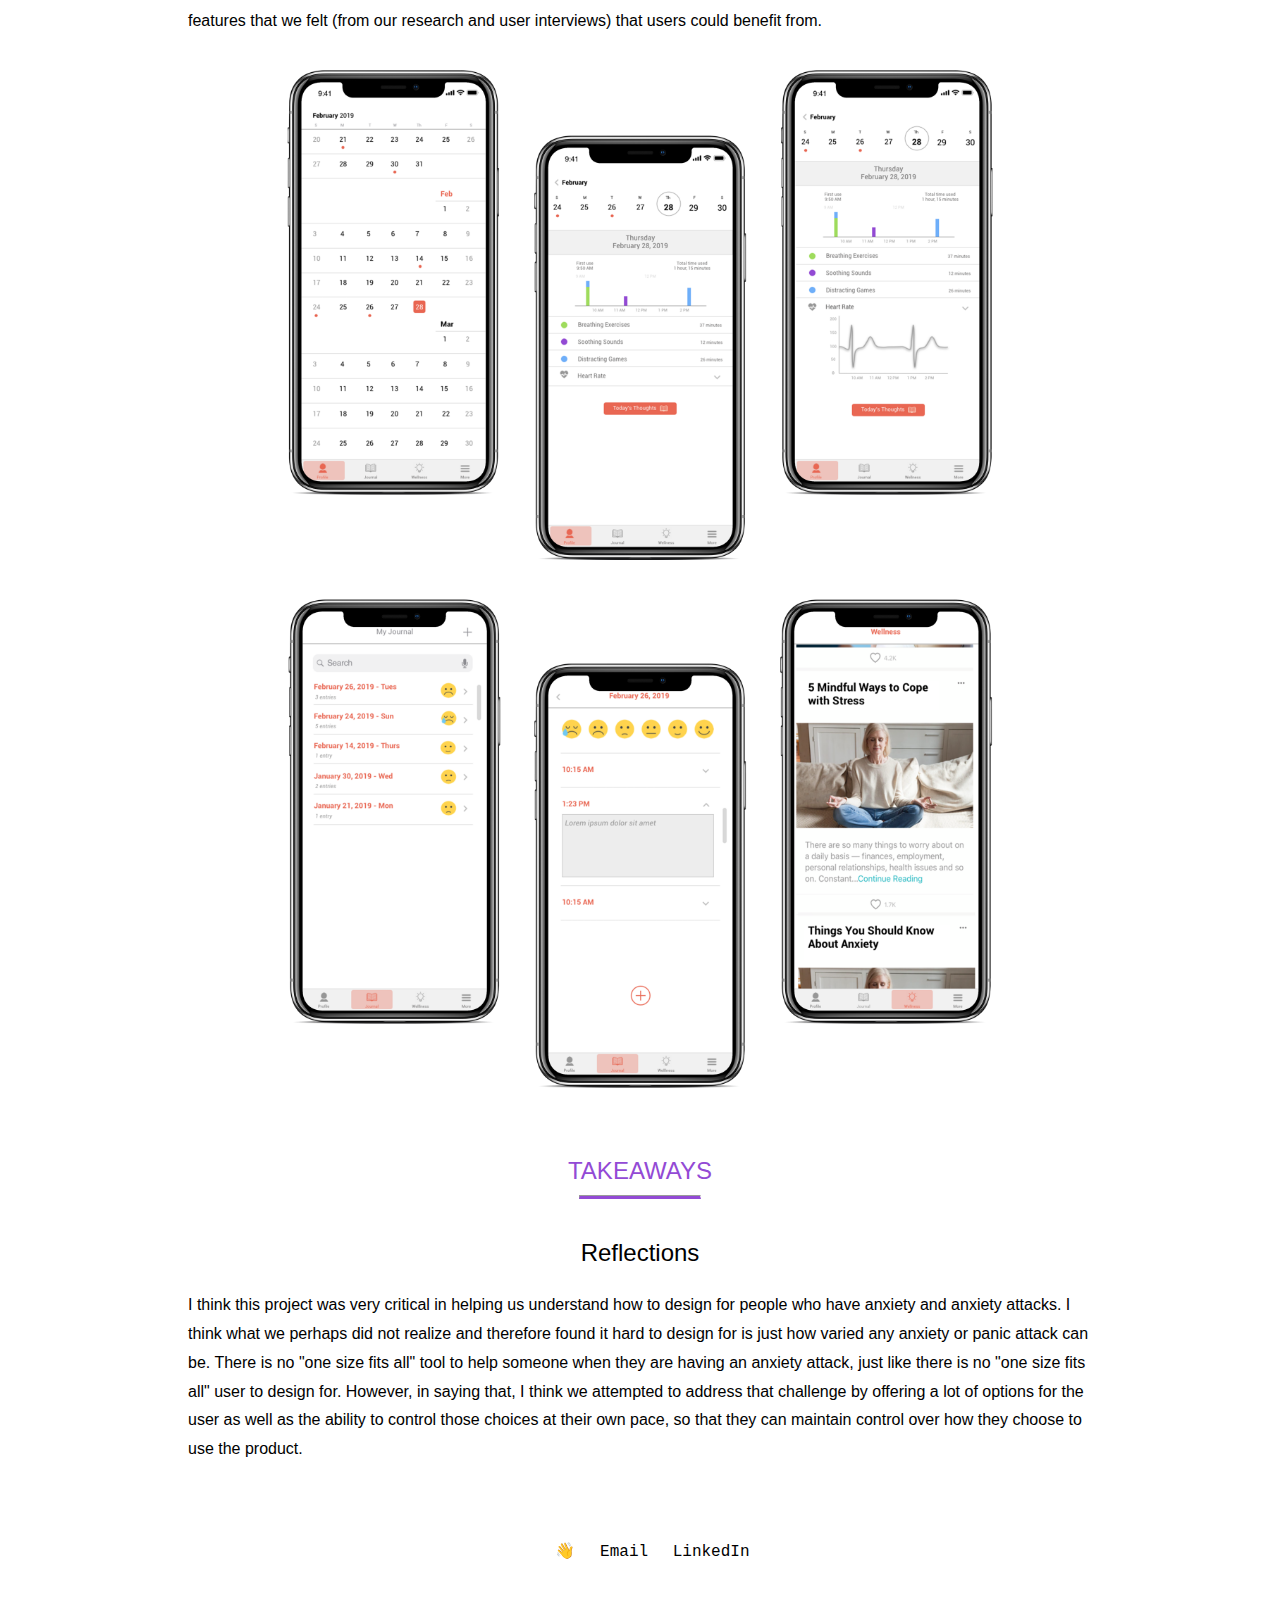
<file: pulse.html>
<!DOCTYPE html>
<html lang="en">
    <head>
        <meta charset="UTF-8">
        <link rel="stylesheet" type="text/css" href="css/style.css">
        <link href="https://fonts.googleapis.com/css?family=Montserrat&display=swap" rel="style">
        <link href="https://fonts.googleapis.com/css?family=Fira+Sans&display=swap" rel="style">
        <link rel="icon" type="image/png" href="images/logo.png" title="logo for Kaavya's portfolio"/>
        <title>pulse</title>
    </head>    
    <body id="pulse">
        <a class = "skip" href="#main">Skip to Main Content</a>
        <header>
            <div class="brand">
                <a class = "name" href="index">Kaavya Samu</a>
              </div>
            <nav>
                <ul class="nav-bar">
                    <li class = "title"><a class = "current" href="index">MY WORK</a></li>
                    <li class = "title"><a href="about">ABOUT</a></li>
                    <li class = "title"><a href="kaavya-samu-resume.pdf">RESUME</a></li>
                </ul>
            </nav>
        </header>
        <main id="main">
            <section class="page2">
                <div class="pulse-parallax"></div>
            </section>
            <h1 class="pulse"> pulse</h1>
            <div class= pulse-main>
                <div class="pulse-intro">
                    <div class="timeline">
                        <h2 class="info"> TIMELINE </h2>
                            <p>
                                Pulse was created as part of a quarter-long course at the University of Washington in a two person group.
                            </p>
                            <h2 class="info"> ROLE</h2>
                            <p>
                                <b>Product Designer</b><br>
                                User Research, Visual Design, Prototyping, User Testing
                            </p>
                    </div>
                    <div class="overview">
                        <h2 class=info> OVERVIEW</h2>
                        <p>
                            Pulse is a two part solution (an Apple Watch app and an iPhone app), that recognizes the symptoms of an anxiety attack to address and assist people during and after anxiety attacks.
                        </p>
                    </div>
                    <div class="problem">
                        <h2 class="new-info">PROBLEM STATEMENT</h2>
                            <p class="back-info">
                            Those who suffer from anxiety attacks have a hard time finding technology to help deal with anxiety attacks when each anxiety attack can require different coping mechanisms.
                        </p>
                    </div>
                </div>
                <div class="discover">
                    <h2 class="title-back" style="color:#934AD5;"> DISCOVER</h2>
                <hr class="pulse-divider">
                <div class="background">
                    <h2 class="title-back" style="color:#000000;"> Background</h2>
                    <p class="back-info">
                        To some people, having anxiety attacks is a daily life challenge, and while there are solutions available to help, there are often drawbacks to each one that causes them to be on the continuous search for something new.
                    </p>
                    <p class="back-info">
                        While we can try to design for as many types of anxiety attacks as possible, it’s impossible to fully plan for every single nuanced experience. However, the ability to provide as much of assistance to those who deal with anxiety attacks as possible was very important for us. As I did research and learned from comments after presenting in class, I became aware that there is much more research and ideation that can be when designing in this problem space. 
                    </p>
                </div>
                <div class="us-research">
                    <h2 class="title-back" style="color:#000000;">User Research</h2>
                    <p class="back-info">
                        One of the biggest takeaways from user research is that users wanted to be able to pause and end the features of the app at their own pace, rather than a set time. They also wanted the ability to switch between the features of the app after it automatically opens to their preferred setting. Through feedback, we decided that each feature of the Apple Watch app contains an emergency call button, which can also be set on the app itself to call whomever the user selects; a family member, a friend, or a helpline.
                    </p>
                </div>
                </div>
                <div class="ideation">
                    <h2 class="title-back" style="color:#934AD5;"> IDEATION</h2>
                    <hr class="pulse-divider">
                    <div class="persona">
                        <div class="pulse-sketches">
                            <h3 class="title-back" style="color:#000000;">Apple Watch App Sketches</h3>
                            <p class="back-info">The main features to incorporate from user interviews were haptic feedback (physical pulses), auditory feedack (sounds), meditative feedback (breathing exercises), and visual feedback (visual games). With each feature comes an emergency call option, with the option to swipe to end or pause the use of the app at any time.</p>
                            <img src="images/pulse/watch-sketches.png" class="pulse-map"/>
                        </div>
                        <div class="pulse-sketches">
                            <h3 class="title-back" style="color:#000000;">Phone App Sketches</h3>
                            <p class="back-info">For the phone app, there needed to be functionality to set up the watch app. In order to make the phone app more functional, we added a calendar that would be able to log instances of when the watch app was used as well as a journaling feature, should users be inclined to add notes to those instances.</p>
                            <img src="images/pulse/phone-sketches.png" class="pulse-map"/>
                        </div>                    
                    </div>
                    <div class="pulse-sketches">
                        <h3 class="title-back" style="color:#000000;">Watch App Wireframes</h3>
                        <div style="background: #a96fdd;">
                            <img src="images/pulse/pulse-watch-wireframe.png" class="pulse-wireframes"/>
                        </div>
                    </div>
                    <div class="pulse-sketches">
                        <h3 class="title-back" style="color:#000000;">Phone App Wireframes</h3>
                        <div style="background: #ec7866;">
                            <img src="images/pulse/pulse-phone-wireframe.png" class="pulse-wireframes"/>
                    </div>
                </div>
                <div class='design'>
                    <h2 class="title-back" style="color:#934AD5;"> DESIGN</h2>
                    <hr class="pulse-divider">
                    <div style="background: #A96FDD;">
                        <img src="images/pulse/pulse-design.jpg" class="pulse-design"/>
                    </div>
                    <div class="persona">
                        <div class="pulse-sketches">
                            <h3 class="title-back" style="color:#000000;">Apple Watch App User Flow</h3>
                            <p class="back-info"> The flowchart for the Apple Watch app identifies the features that users may interact with. With the Apple Watch app, there are four features that pulse offers for users who are having a panic or anxiety attack. Each feature offers something different to help users in difference scenarios. </p>
                            <img src="images/pulse/watch-flow.png" class="pulse-wireframes"/>
                        </div>
                        <div class="pulse-sketches">
                            <h3 class="title-back" style="color:#000000;">Phone App User Flow</h3>
                            <p class="back-info"> Accompanying the Apple Watch App, the mobile app is meant to not only offer the users features that will let them set up their preferences for the phone app, but increase the usefulness of the watch app in being able to track, journal, and learn more about panic and anxiety attacks.</p>
                            <img src="images/pulse/phone-flow.png" class="pulse-wireframes"/>
                        </div>
                    
                        <div class="screens">
                            <h2 class="title-back" style="color:#000000;">Apple Watch UI Screens</h2>
                            <p class="back-info"> Focusing on the Apple Watch app, our goal was to design something that was able to provide the user as many options as possible while also being very minimal in the amount of effort needed to use. Our interviews and research showed that users wanted a solution that wouldn't be difficult to navigate, which might exacerbate their anxiety attack.</p>
                        </div>
                        <div class="pulse-sketches">
                            <div>
                                <img src="images/pulse/watch-highfid1.png" class="pulse-wireframes"/>
                                <img src="images/pulse/watch-highfid2.png" class="pulse-wireframes"/>
                            </div>
                        </div>
                        <div class="watch-screens">
                            <img src="images/pulse/haptic.gif" style="background-color: #6faff9;" class="pulse-screen"/>
                            <img src="images/pulse/sound.gif" style="background-color: #F3B958;"class="pulse-screen"/>
                            <img src="images/pulse/breathing-bars.gif" style="background-color: #9FDC5D;"class="pulse-screen"/>
                            <img src="images/pulse/shape.gif" style="background-color: #934BD5;"class="pulse-screen"/>
                        </div>
                        <div class="pulse-sketches">
                            <h2 class="title-back" style="color:#000000;">Phone App UI Screens</h2>
                            <p class="back-info">As we designed the Apple Watch app, we understood that it would require an iPhone app that would allow the user to set up and utilize the phone app. In creating the linked phone app, we wanted to maximize the usefulness of the app by adding more features that we felt (from our research and user interviews) that users could benefit from.</p>
                        </div>
                        <div class="pulse-sketches">
                            <div>
                                <img src="images/pulse/phone-highfid1.png" class="pulse-wireframes"/>
                                <img src="images/pulse/phone-highfid2.png" class="pulse-wireframes"/>
                            </div>
                        </div>
                        
                    </div> 
                </div>
                <h2 class="title-back" style="color:#934AD5;"> TAKEAWAYS</h2>
                <hr class="pulse-divider"> 
                <div class="persona">
                    <div class="pulse-sketches">
                        <h3 class="title-back" style="color:#000000;">Reflections</h3>
                        <p class="back-info">
                            I think this project was very critical in helping us understand how to design for people who have anxiety and anxiety attacks. I think what we perhaps did not realize and therefore found it hard to design
                            for is just how varied any anxiety or panic attack can be. There is no "one size fits all" tool to help someone when they are having an anxiety attack, just like there is no "one size fits all" user to design for.
                            However, in saying that, I think we attempted to address that challenge by offering a lot of options for the user as well as the ability to control those choices at their own pace, so that they can maintain control over how they choose to use the product.
                        </p>
                    </div>                    
                </div>
            </div>
        </main>
        <footer>
            <div class="table">
                <ul id="table-footer">
                    <li><p role ="img" aria-label="hand-waving" id="test">👋</p></li>
                    <li><a href="mailto:samu.kaavya@gmail.com">Email</a></li>
                    <li><a href="https://www.linkedin.com/in/kaavya-samu">LinkedIn</a></li>
                </ul>
            </div>
        </footer>
    </body>
</html>
</file>
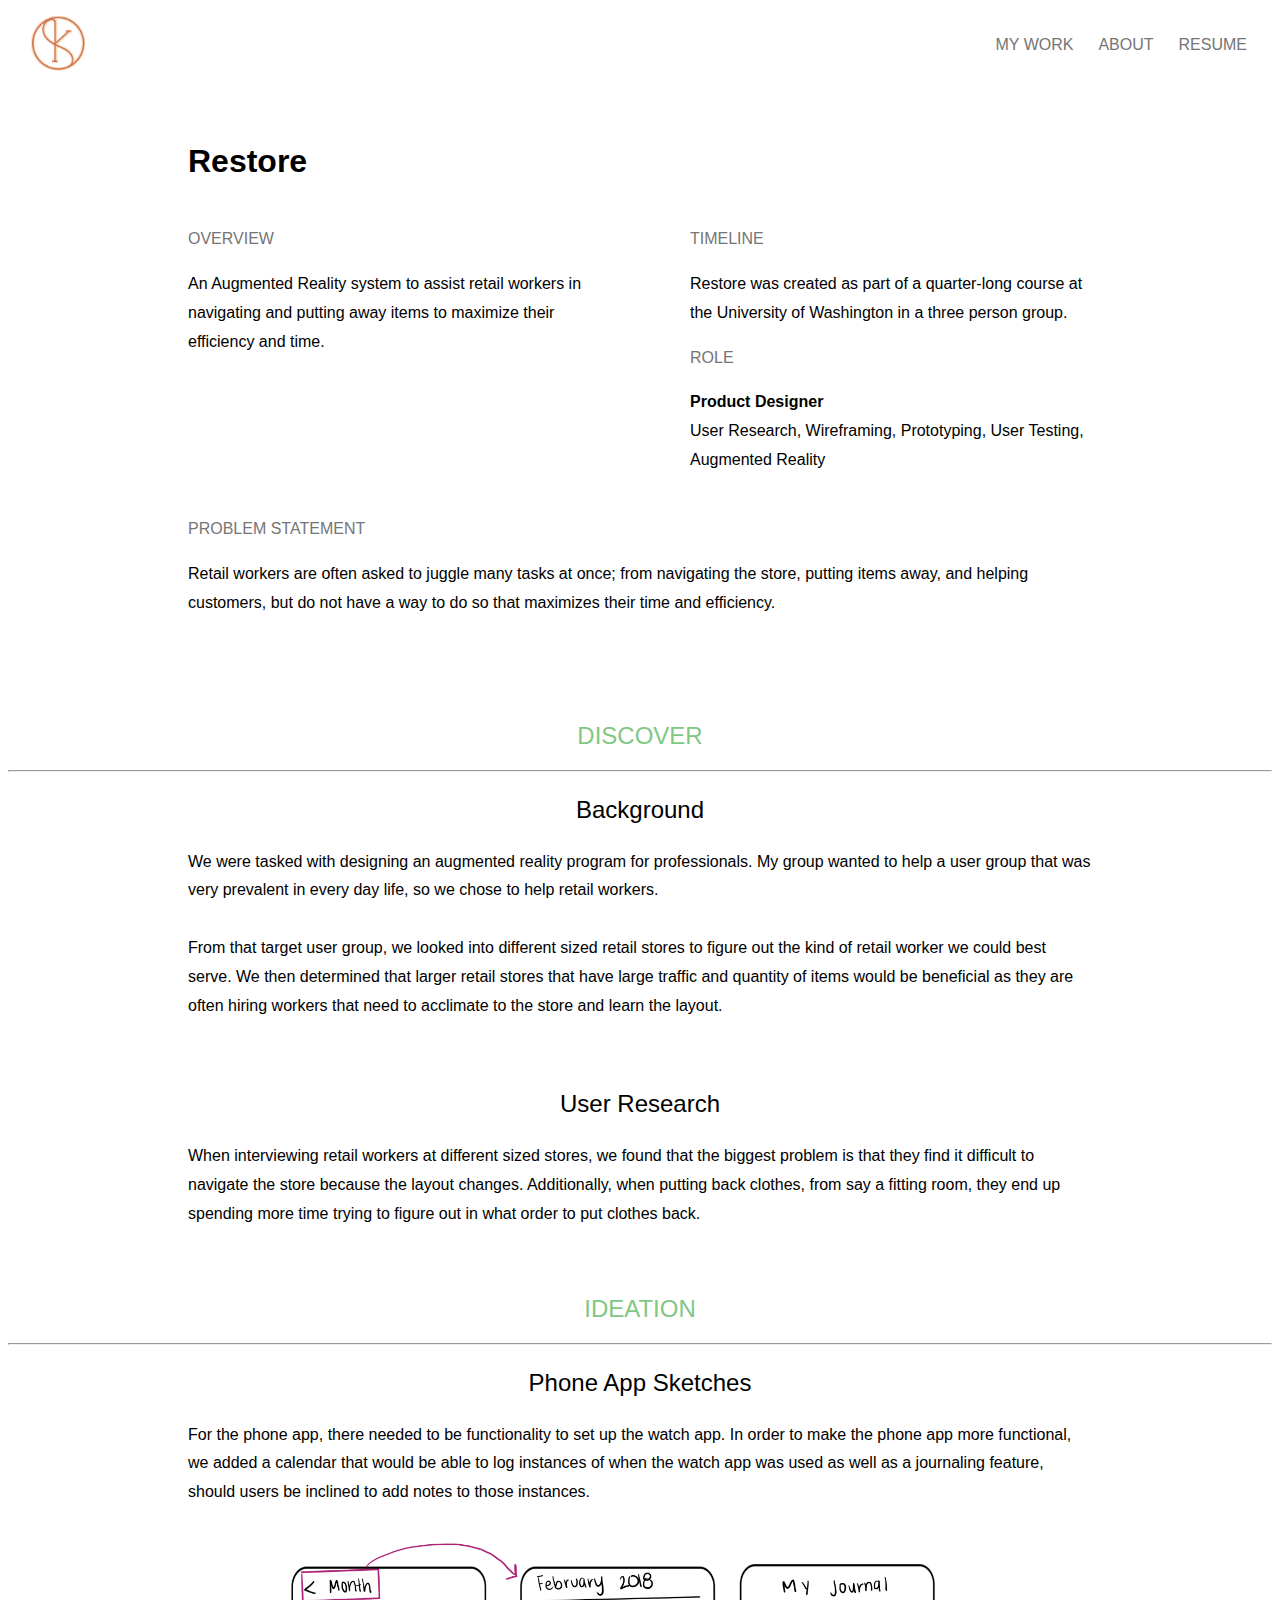
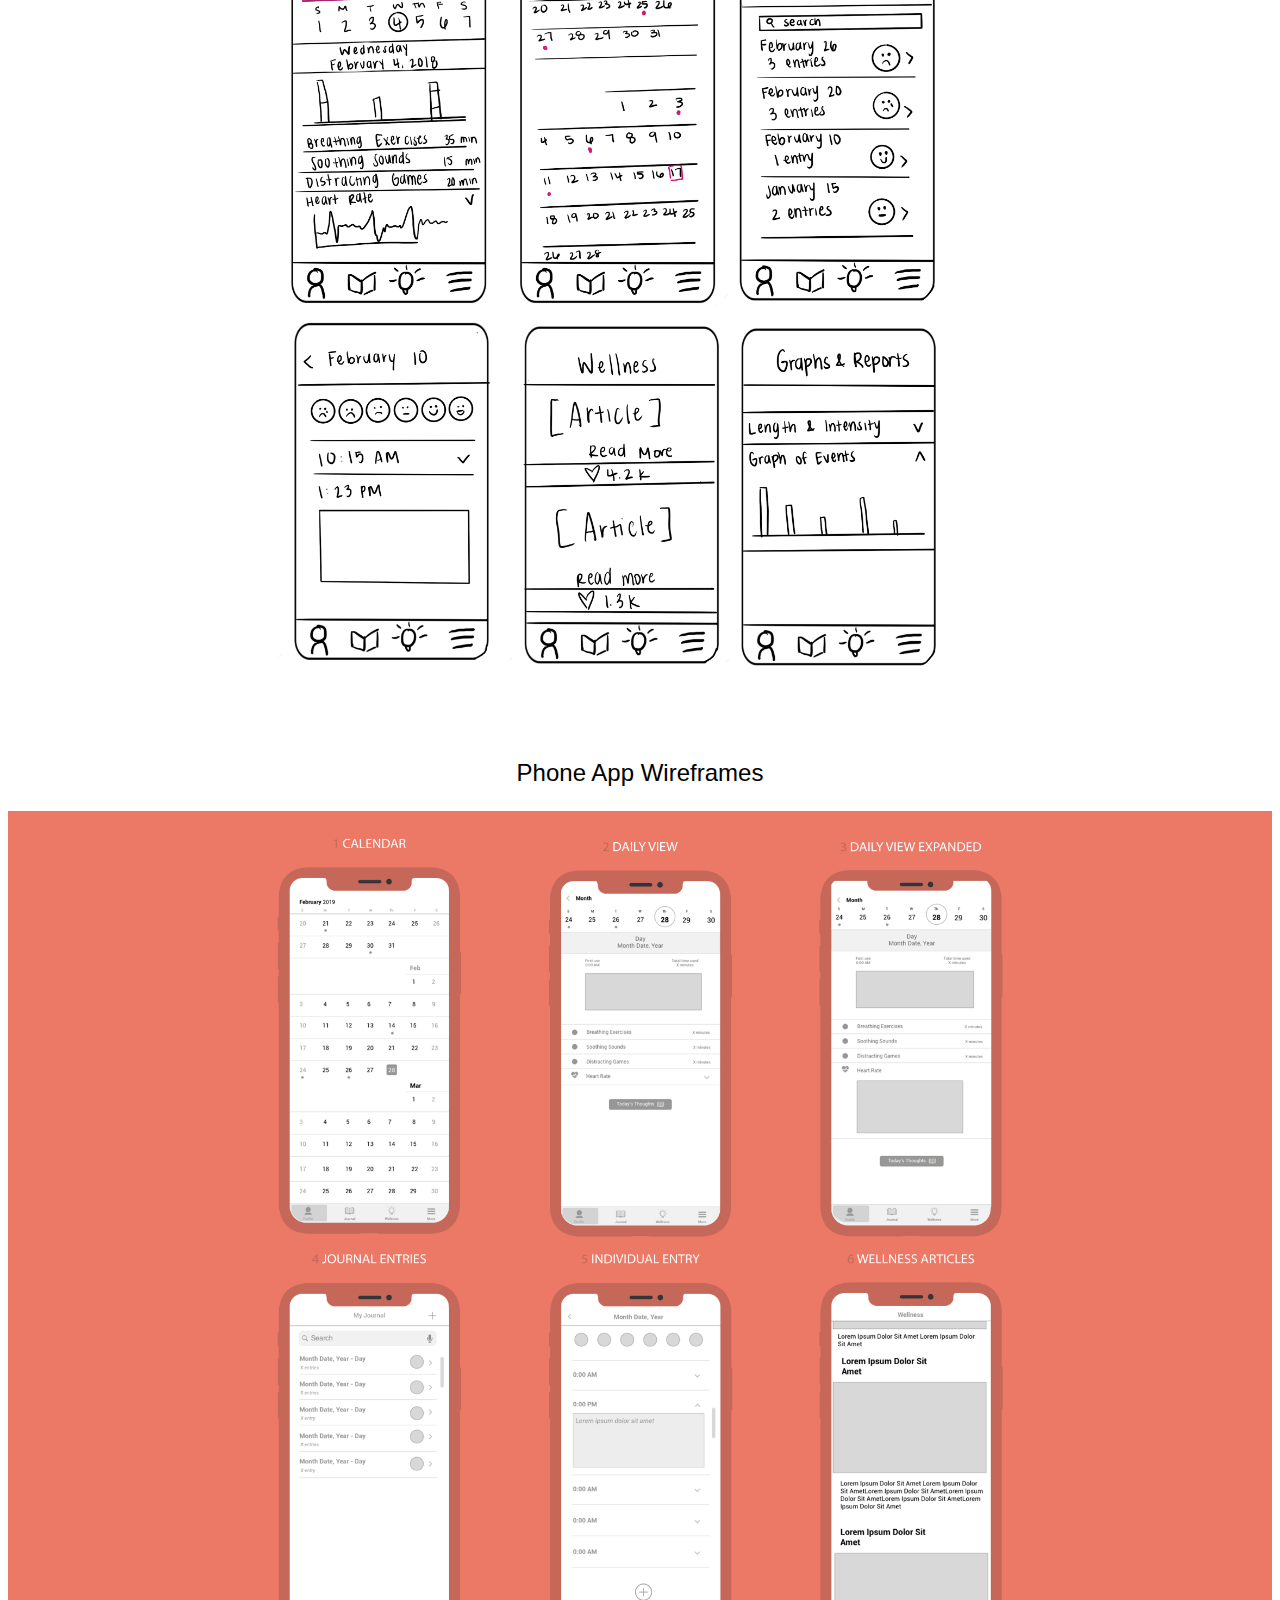
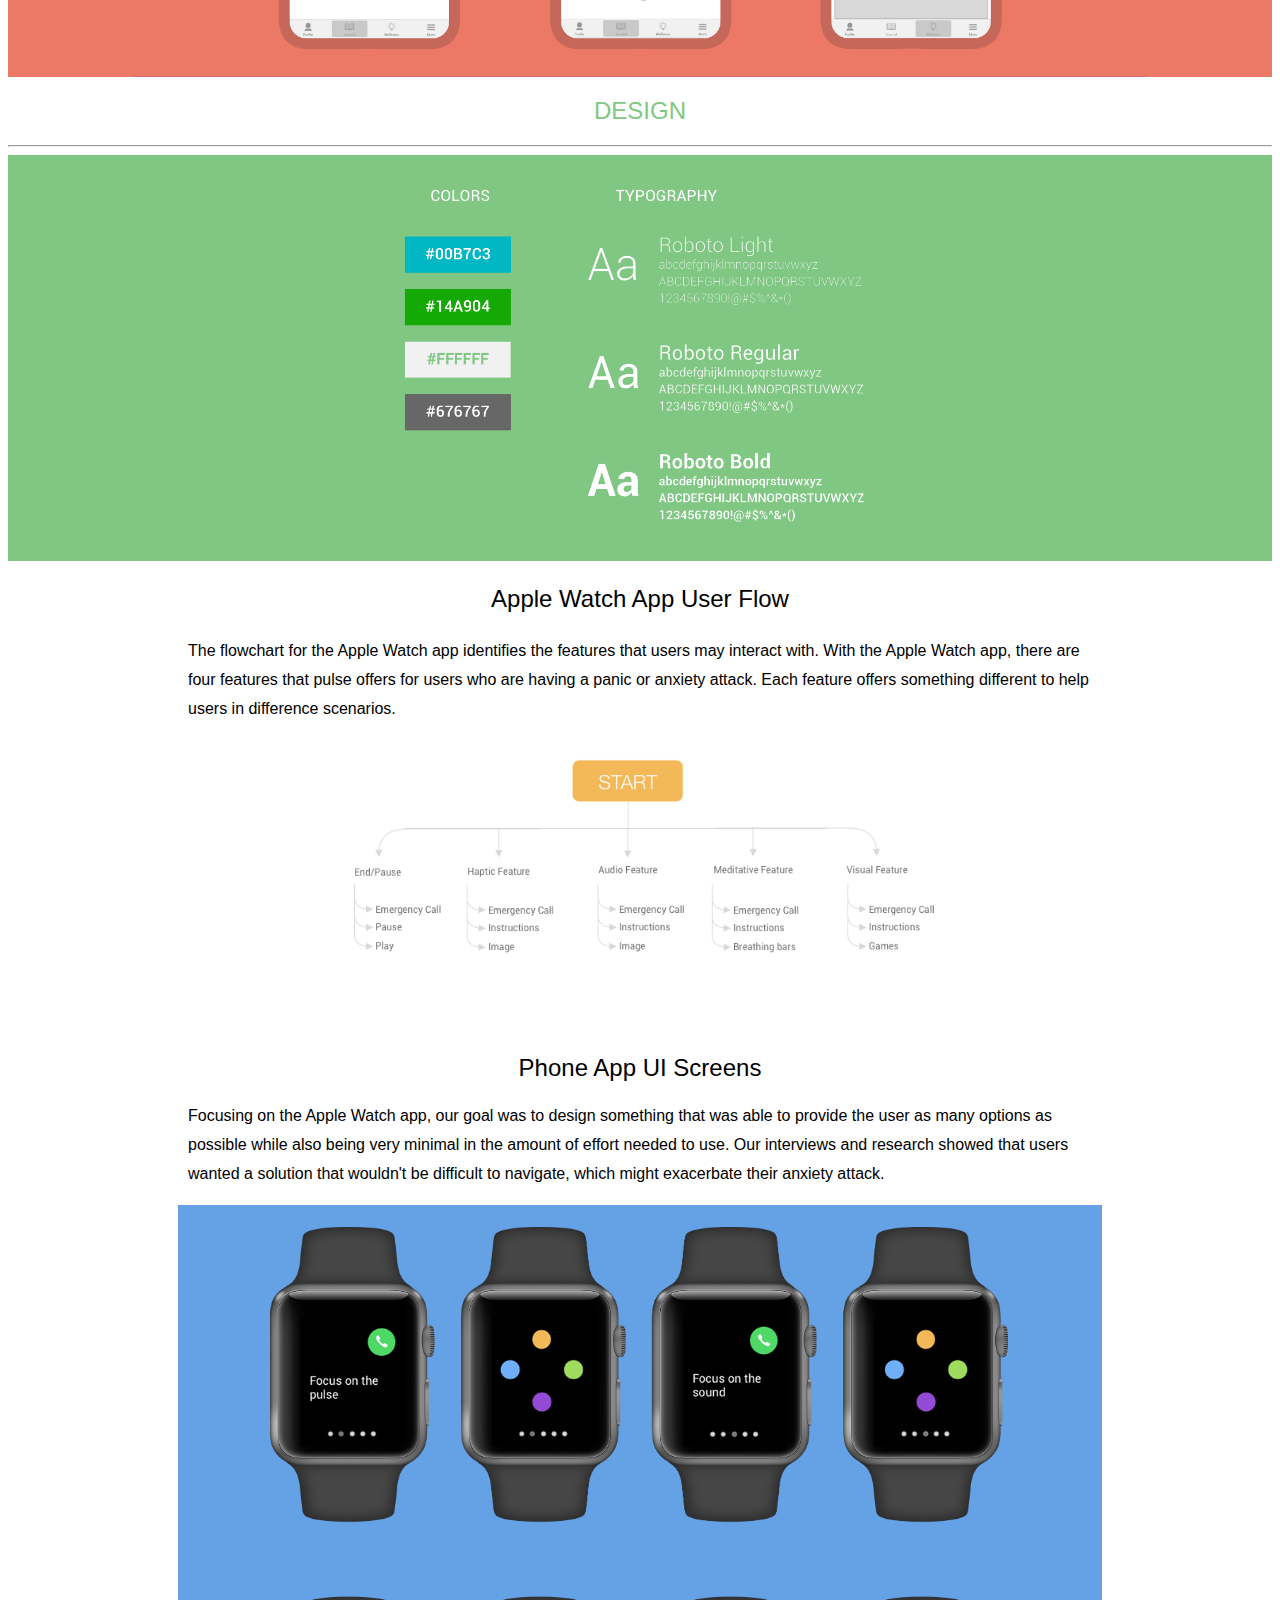
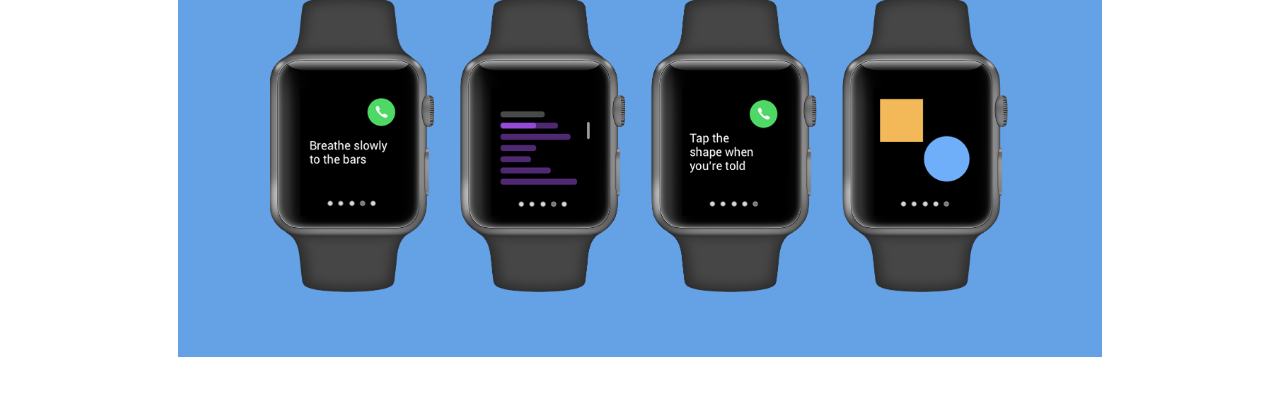
<file: restore.html>
<!DOCTYPE html>
<html lang="en">
    <head>
        <meta charset="UTF-8">
        <link rel="stylesheet" type="text/css" href="css/style.css">
        <link href="https://fonts.googleapis.com/css?family=Montserrat&display=swap" rel="style">
        <link href="https://fonts.googleapis.com/css?family=Fira+Sans&display=swap" rel="style">
        <link rel="icon" type="image/png" href="images/logo.png" title="logo for Kaavya's portfolio"/>
        <title>Restore</title>
    </head>    
    <body id="restore">
        <a class = "skip" href="#main">Skip to Main Content</a>
        <header>
            <img src="images/logo.png" alt="portfolio logo" id="logo"id="logo"onclick="location.href='work';">
            <nav>
                <ul class="nav-bar">
                    <li class = "title"><a href="work">MY WORK</a></li>
                    <li class = "title"><a href="about">ABOUT</a></li>
                    <li class = "title"><a href="resume.pdf">RESUME</a></li>
                </ul>
            </nav>
        </header>
        <main id="main">
            <section class="page2">
                <div class="restore-parallax"></div>
            </section>
            <h1 class="pulse"> Restore</h1>
            <div class= pulse-main>
                <div class="pulse-intro">
                    <div class="timeline">
                        <h2 class="info"> TIMELINE </h2>
                            <p>  Restore was created as part of a quarter-long course at the University of Washington in a three person group.
                            </p>
                        <h2 class="info"> ROLE</h2>
                            <p>
                                <b>Product Designer</b><br>
                                User Research, Wireframing, Prototyping, User Testing, Augmented Reality
                            </p>
                    </div>
                    <div class="overview">
                        <h2 class=info> OVERVIEW</h2>
                        <p>
                            An Augmented Reality system to assist retail workers in navigating and putting away items to maximize their efficiency and time.
                        </p>
                    </div>
                    <div class="problem">
                        <h2 class="new-info">PROBLEM STATEMENT</h2>
                        <p class="back-info">
                            Retail workers are often asked to juggle many tasks at once; from navigating the store, putting items away, and helping customers, but do not have a way to do so that maximizes their time and efficiency.
                        </p>
                    </div>
                </div>
                <h2 class="title-back" style="color:#81c784;"> DISCOVER</h2>
                <hr class="restore-divider">
                <div class="background">
                    <h3 class="title-back" style="color:#000000;">Background</h3>
                    <p class="back-info">
                        We were tasked with designing an augmented reality program for professionals. My group wanted to help a user group that was very prevalent in every day life, so we chose to help retail workers.
                        <br> <br>
                        From that target user group, we looked into different sized retail stores to figure out the kind of retail worker we could best serve. We then determined that larger retail stores that have large traffic and quantity of items would be beneficial as they are often hiring workers that need to acclimate to the store and learn the layout.
                    </div>
                
                <div class="u-research">
                    <h3 class="title-back" style="color:#000000;">User Research</h3>
                    <p class="back-info">
                        When interviewing retail workers at different sized stores, we found that the biggest problem is that they find it difficult to navigate the store because the layout changes. Additionally, when putting back clothes, from say a fitting room, they end up spending more time trying to figure out in what order to put clothes back.                    </p>
                </div>
                <h2 class="title-back" style="color:#81c784;"> IDEATION</h2>
                <hr class="restore-divider">
                <div class="persona">
                    <div class="pulse-sketches">
                        <h3 class="title-back" style="color:#000000;">Phone App Sketches</h3>
                        <p class="back-info">For the phone app, there needed to be functionality to set up the watch app. In order to make the phone app more functional, we added a calendar that would be able to log instances of when the watch app was used as well as a journaling feature, should users be inclined to add notes to those instances.</p>
                        <img src="images/pulse/phone-sketches.png" class="pulse-map"/>
                    </div>                    
                </div>
                <div class="pulse-sketches">
                    <h3 class="title-back" style="color:#000000;">Phone App Wireframes</h3>
                    <div style="background: #ec7866;">
                        <img src="images/pulse/pulse-phone-wireframe.png" class="pulse-wireframes"/>
                </div>                
                <h2 class="title-back" style="color:#81c784;"> DESIGN</h2>
                <hr class="restore-divider">
                <div class="design-choices" style="background: #81c784;">
                    <img src="images/restore/restore-design.png" class="pulse-design"/>
                </div>
                <div class="persona">
                    <div class="pulse-sketches">
                        <h3 class="title-back" style="color:#000000;">Apple Watch App User Flow</h3>
                        <p class="back-info"> The flowchart for the Apple Watch app identifies the features that users may interact with. With the Apple Watch app, there are four features that pulse offers for users who are having a panic or anxiety attack. Each feature offers something different to help users in difference scenarios. </p>
                        <img src="images/pulse/watch-flow.png" class="pulse-wireframes"/>
                    </div>
                    <!-- insert youtube video -->
                    <div class="screens">
                        <h2 class="title-back" style="color:#000000;">Phone App UI Screens</h2>
                        <p class="back-info"> Focusing on the Apple Watch app, our goal was to design something that was able to provide the user as many options as possible while also being very minimal in the amount of effort needed to use. Our interviews and research showed that users wanted a solution that wouldn't be difficult to navigate, which might exacerbate their anxiety attack.</p>
                    </div>
                    <div class="pulse-sketches">
                        <div style="background: #65a1e5;">
                            <img src="images/pulse/watch-highfid1.png" class="pulse-wireframes"/>
                            <img src="images/pulse/watch-highfid2.png" class="pulse-wireframes"/>
                        </div>
                    </div>
                </div> 
            </div>
        </main>
    </body>
</html>
</file>
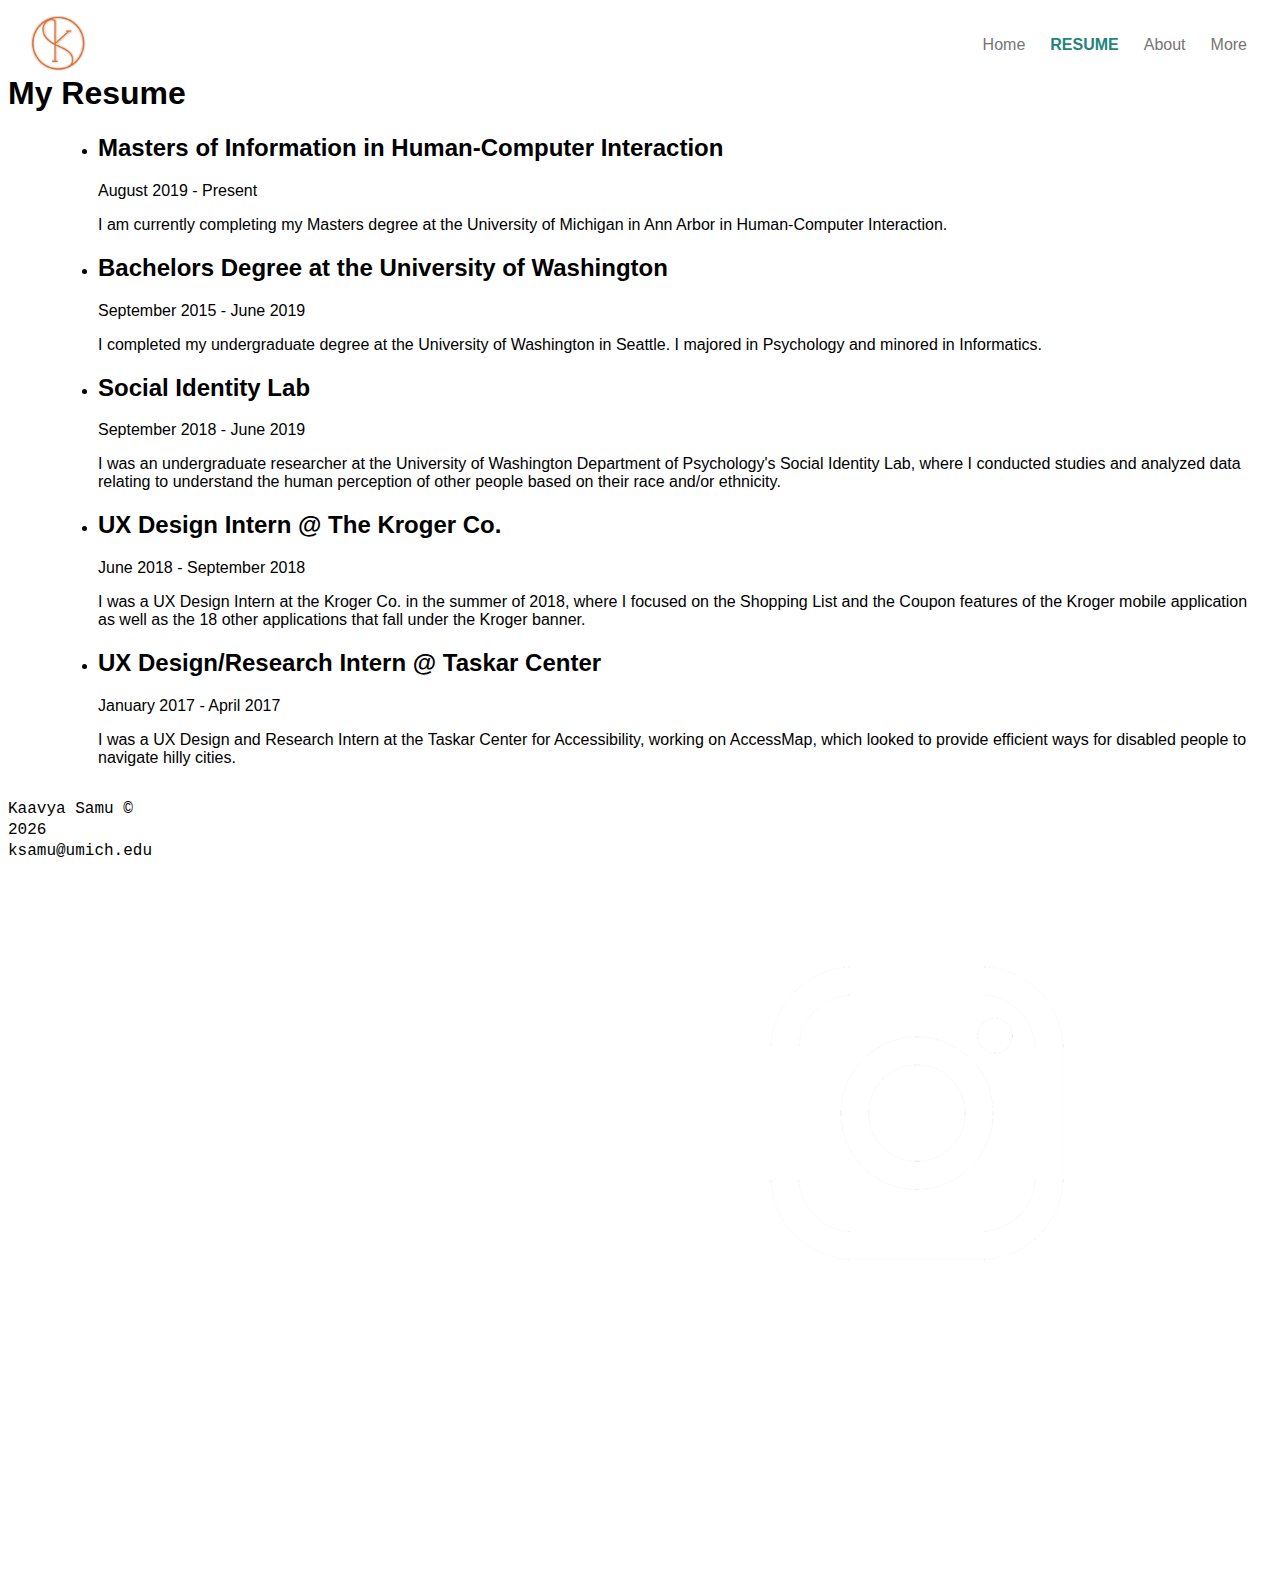
<file: resume.html>
<!DOCTYPE html>
<html lang="en">
<head>
      <!-- Global site tag (gtag.js) - Google Analytics -->
  <script async src="https://www.googletagmanager.com/gtag/js?id=UA-160192862-1"></script>
  <script>
    window.dataLayer = window.dataLayer || [];
    function gtag(){dataLayer.push(arguments);}
    gtag('js', new Date());

    gtag('config', 'UA-160192862-1');
  </script>
    <meta charset="UTF-8">
    <link rel="stylesheet" type="text/css" href="css/style.css">
    <link href="https://fonts.googleapis.com/css?family=Muli&display=swap" rel="style">
    <link rel="icon" type="image/png" href="images/logo.png" alt="logo for Kaavya's portfolio"/>
    <title>Kaavya's Portfolio</title>
</head>    
<body id=page4>
  <a class = "skip" href="#content">Skip to Main Content</a>
  <header>
      <img src = "images/logo.png" alt="logo" id="logo">
          <nav>
            <ul class="nav-bar">
              <li class = "title"><a href="index">Home</a></li>
              <li class = "title"><a class = "current" href="resume">Resume</a></li>
              <li class = "title"><a href="about">About</a></li>
              <li class = "title"><a href="more">More</a></li>
              </ul>
          </nav>
  </header>
<main id="content" tabindex=0>
    <h1 class="resume-info">My Resume</h1>
<div class="main-container">
  <section id="timeline" class="timeline-outer">
    <div class="container" id="content">
      <div class="row">
        <div class="col">
          <ul class="timeline">
            <li class="event">
              <h2>Masters of Information in Human-Computer Interaction</h2>
              <p class="date">
                  August 2019 - Present
              </p>
              <p>
                I am currently completing my Masters degree at the University of Michigan in Ann Arbor in Human-Computer Interaction.
              </p>
            </li>
            <li class="event">
              <h2>Bachelors Degree at the University of Washington</h2>
              <p class="date">
                  September 2015 - June 2019
              </p>
              <p>
                I completed my undergraduate degree at the University of Washington in Seattle. I majored in Psychology and minored in Informatics.
              </p>
            </li>
            <li class="event">
              <h2>Social Identity Lab</h2>
              <p class="date">
                  September 2018 - June 2019
              </p>
              <p>I was an undergraduate researcher at the University of Washington Department of Psychology's Social Identity Lab, where I conducted studies and analyzed data relating to understand the human perception of other people based on their race and/or ethnicity.</p>
            </li>
            <li class="event">
              <h2>UX Design Intern @ The Kroger Co. </h2>
              <p class="date">
                  June 2018 - September 2018
              </p>
              <p>I was a UX Design Intern at the Kroger Co. in the summer of 2018, where I focused on the Shopping List and the Coupon features of the Kroger mobile application as well as the 18 other applications that fall under the Kroger banner.
              </p>
            </li>
            <li class="event">
              <h2>UX Design/Research Intern @ Taskar Center </h2>
              <p class="date">
                  January 2017 - April 2017
              </p>
              <p>I was a UX Design and Research Intern at the Taskar Center for Accessibility, working on AccessMap, which looked to provide efficient ways for disabled people to navigate hilly cities.
              </p>
            </li>
          </ul>
        </div>
      </div>
    </div>
  </section>
  <!-- <br/> -->
</div>
</main>
<footer>
<p>
    Kaavya Samu &copy;
    <script>
        var date = new Date();
        var n = date.getFullYear();
        document.write(n)
    </script><br/>
    <a href="mailto:ksamu@umich.edu" class="hyperlink" aria-label="first link">ksamu@umich.edu
    </p>
    <div class="icons">
        <a href="https://www.twitter.com/kaavyuhs"><img src="images/twitter.png" alt="Twitter" class="twitter" aria-label="Twitter logo"></a>
        <a href="https://www.instagram.com/kaavsamu"><img src="images/instagram.png" alt="Instagram" class="instagram" aria-label="Instagram logo"></a>
        <a href="https://www.linkedin.com/in/kaavya=samu"><img src="images/linkedin.png" alt="LinkedIn" class="linkedin" aria-label="Linkedin Logo"></a>
    </div>
</footer>
    
</body>
</html>
</file>
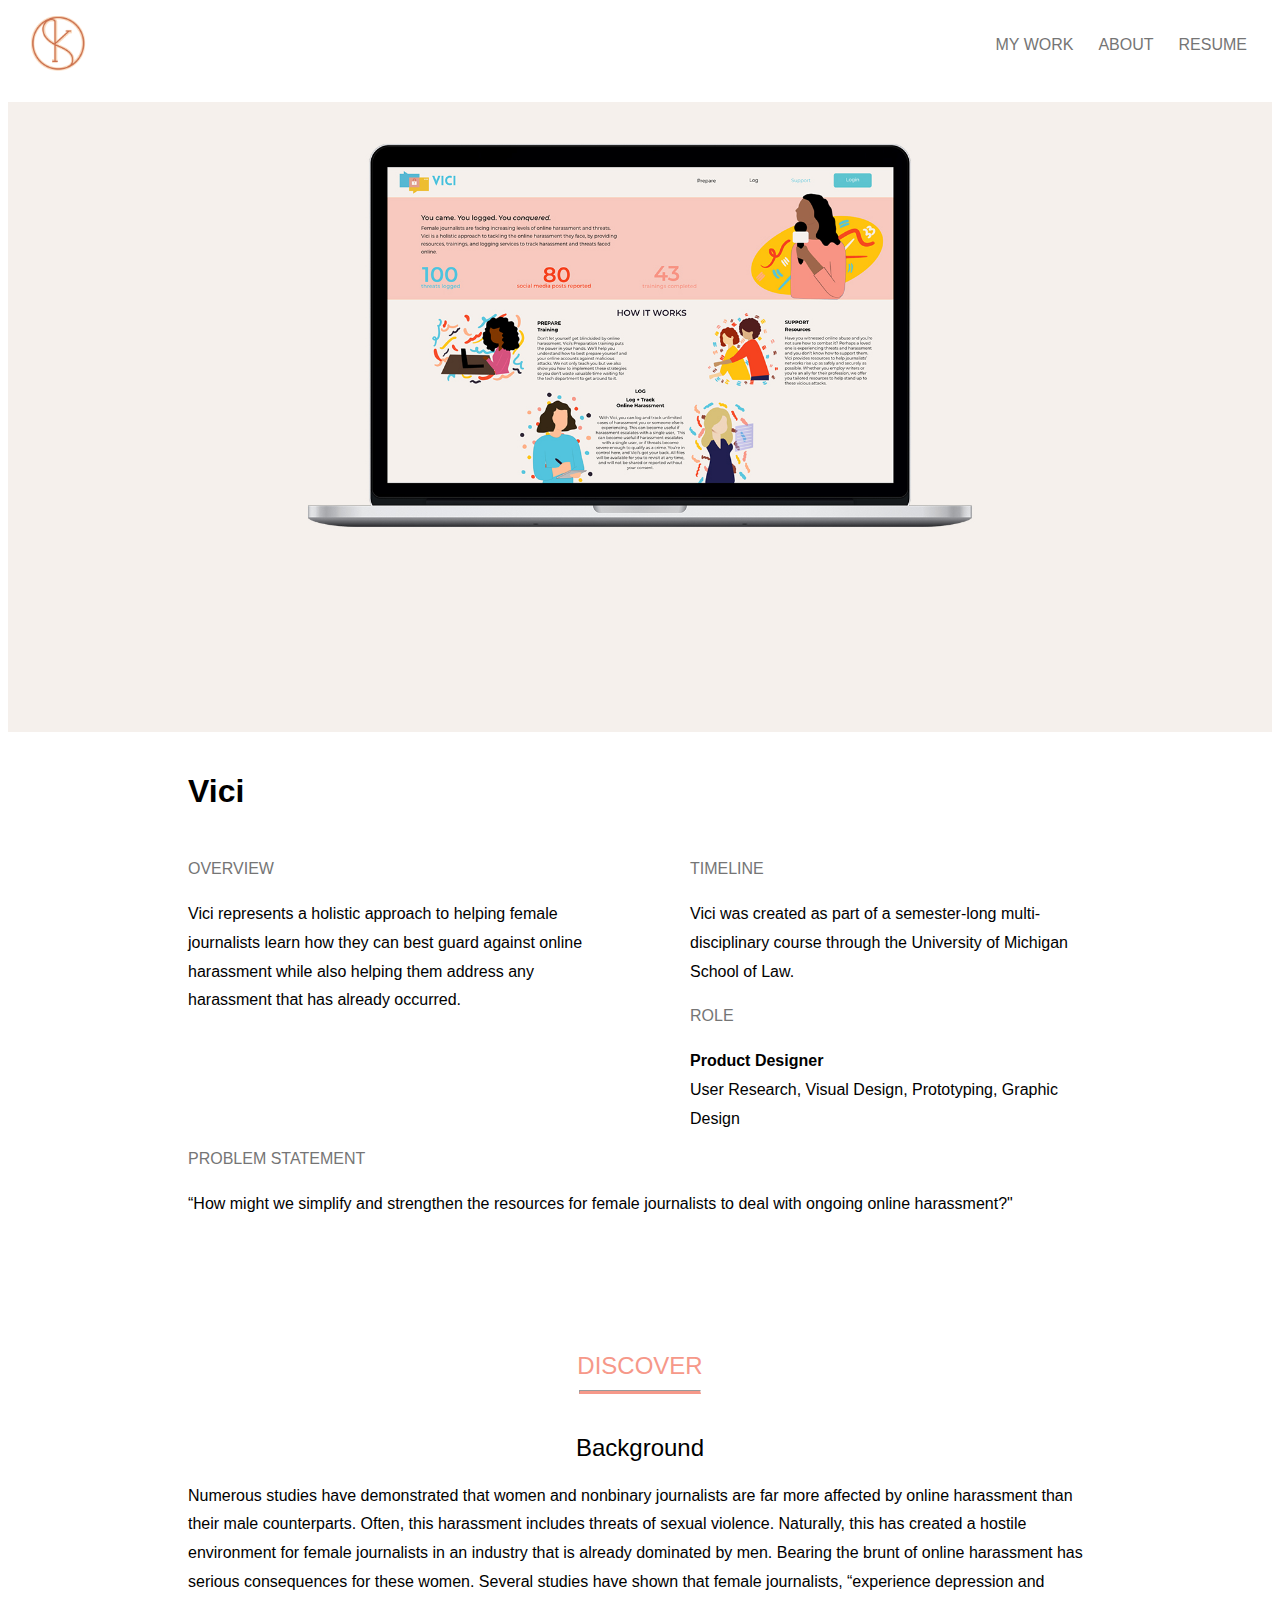
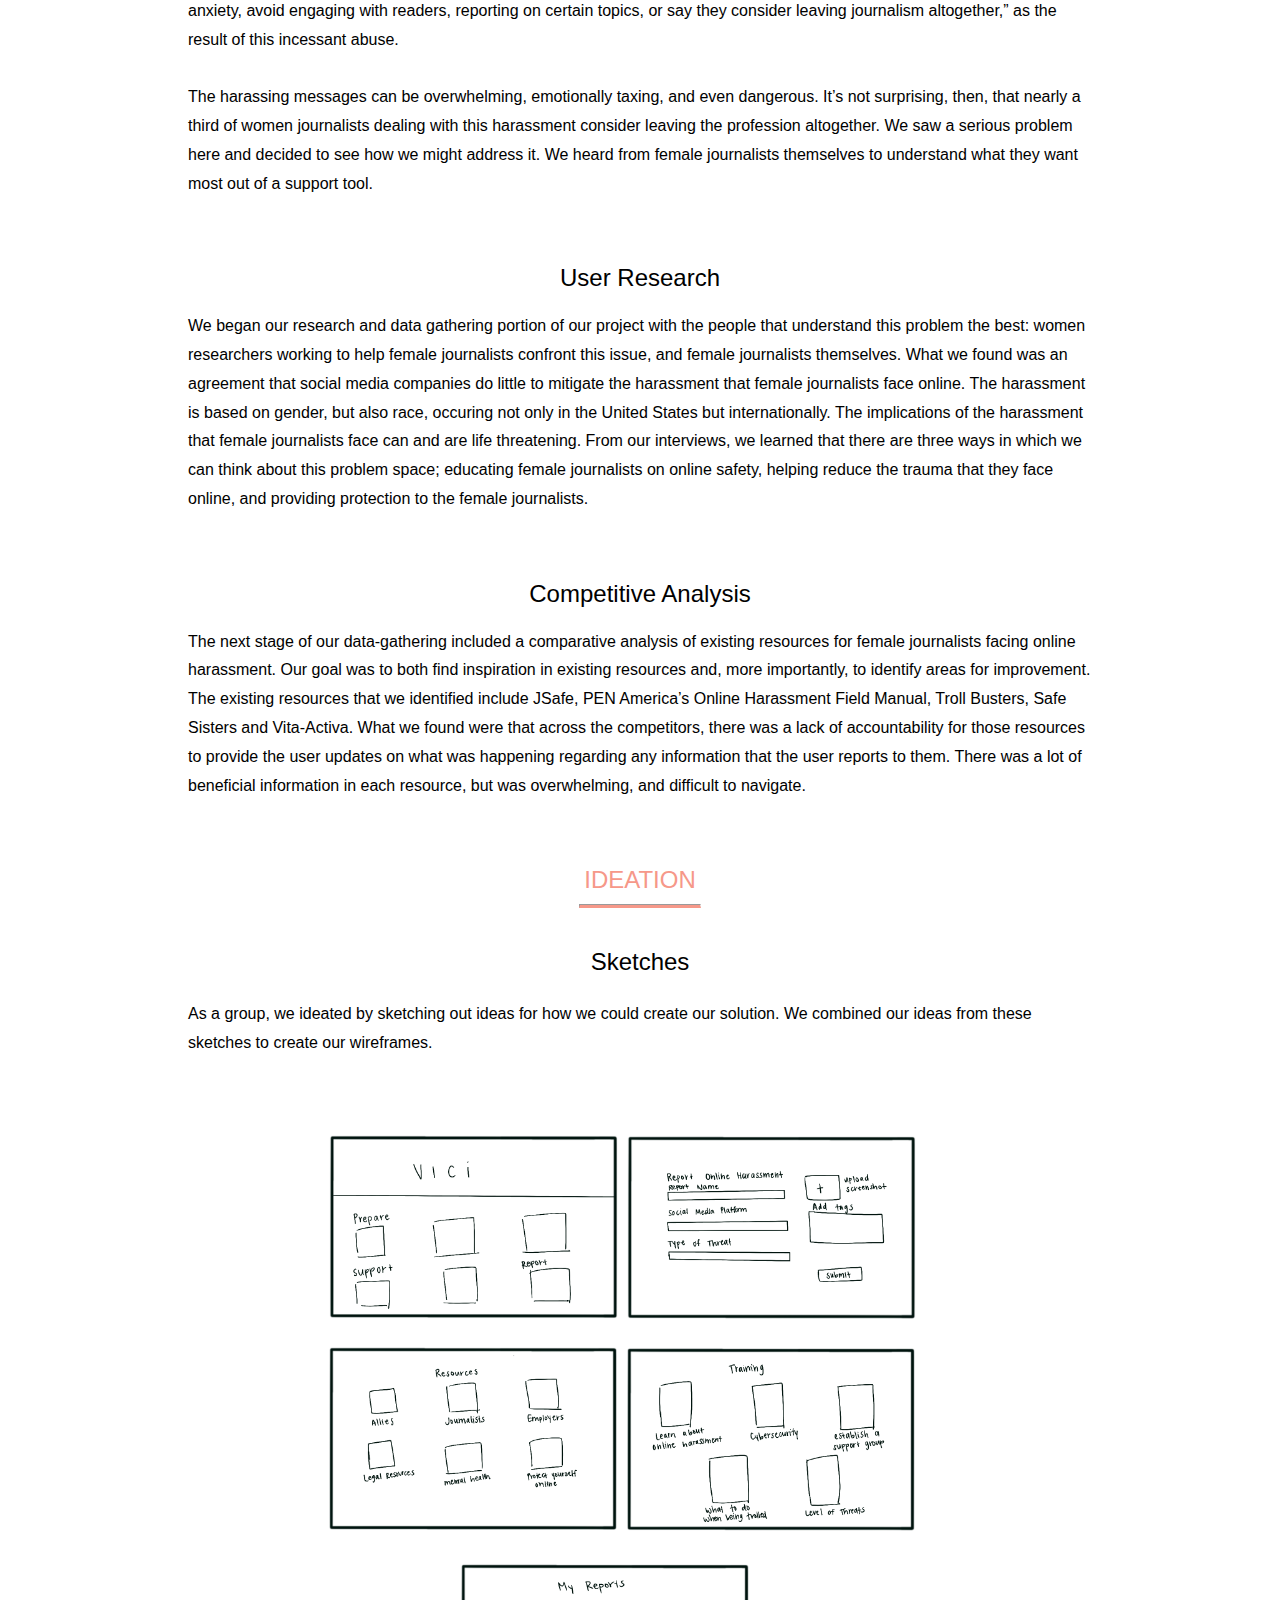
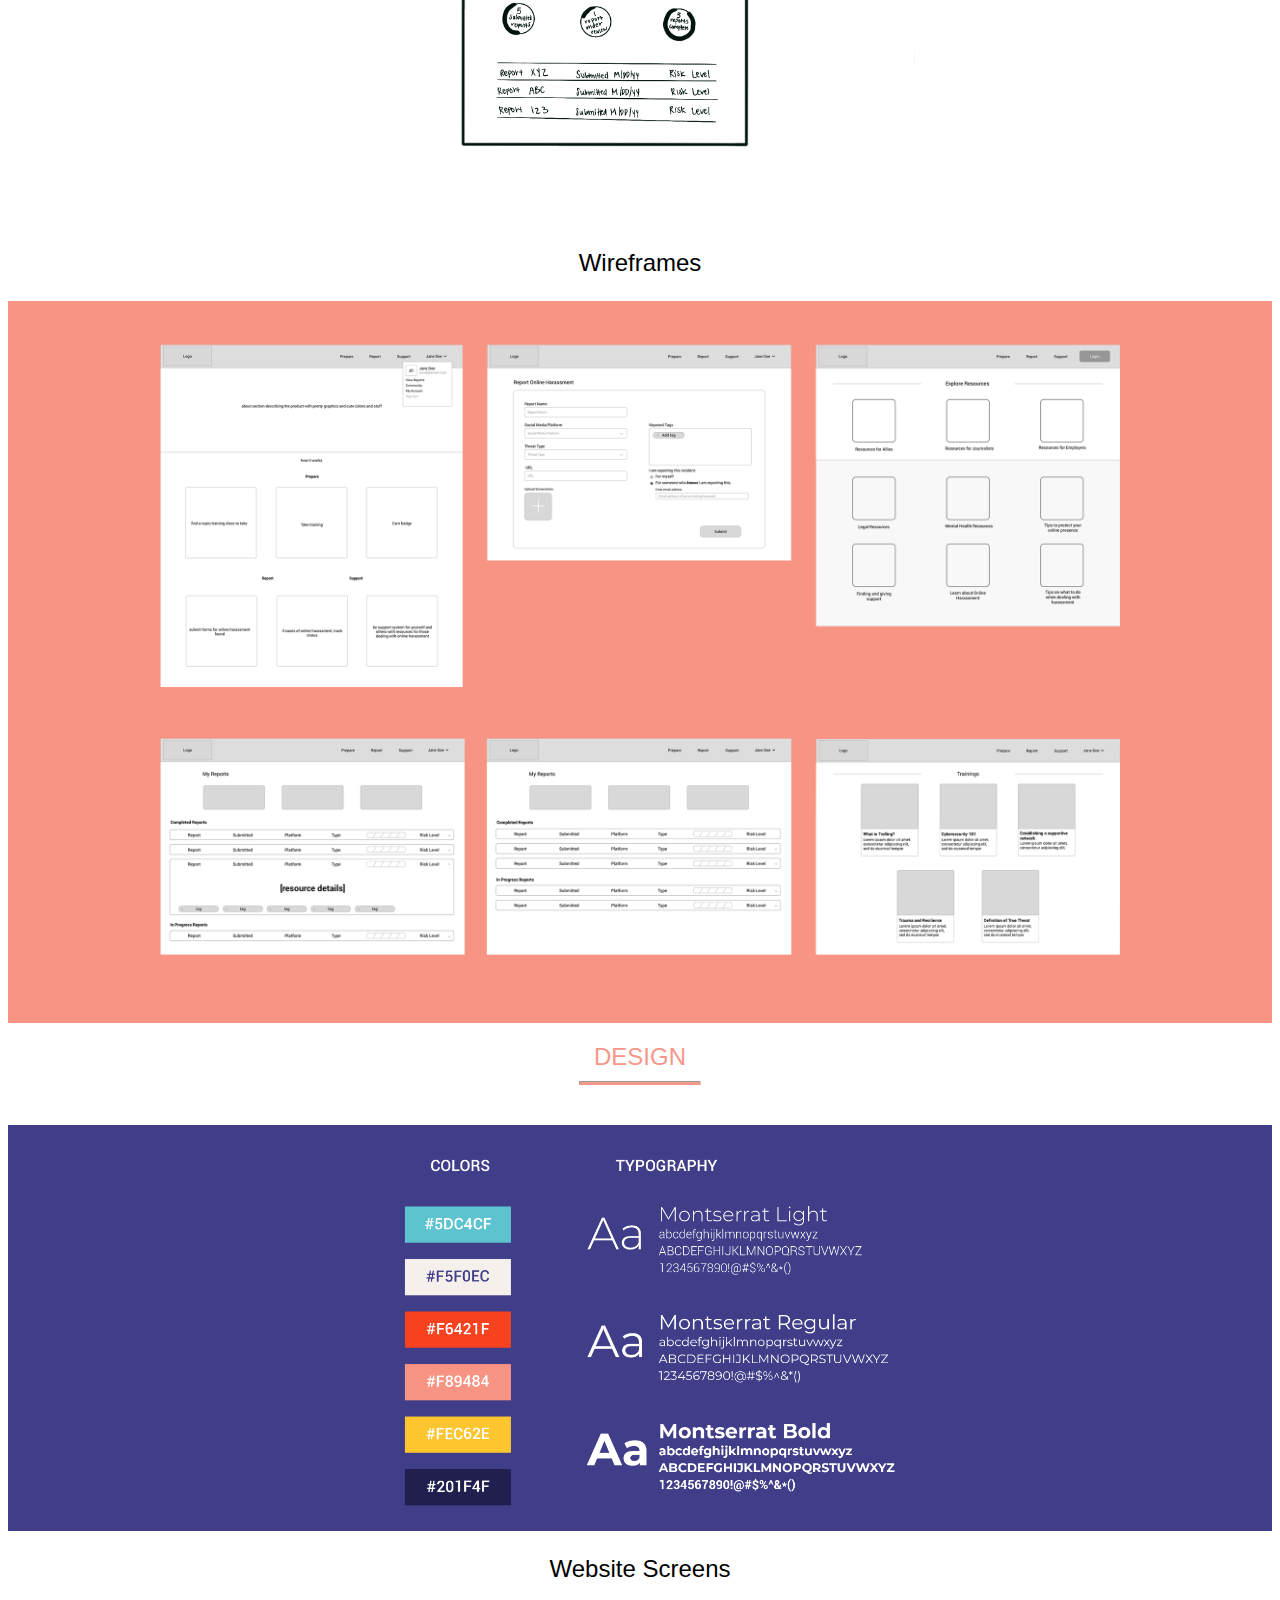
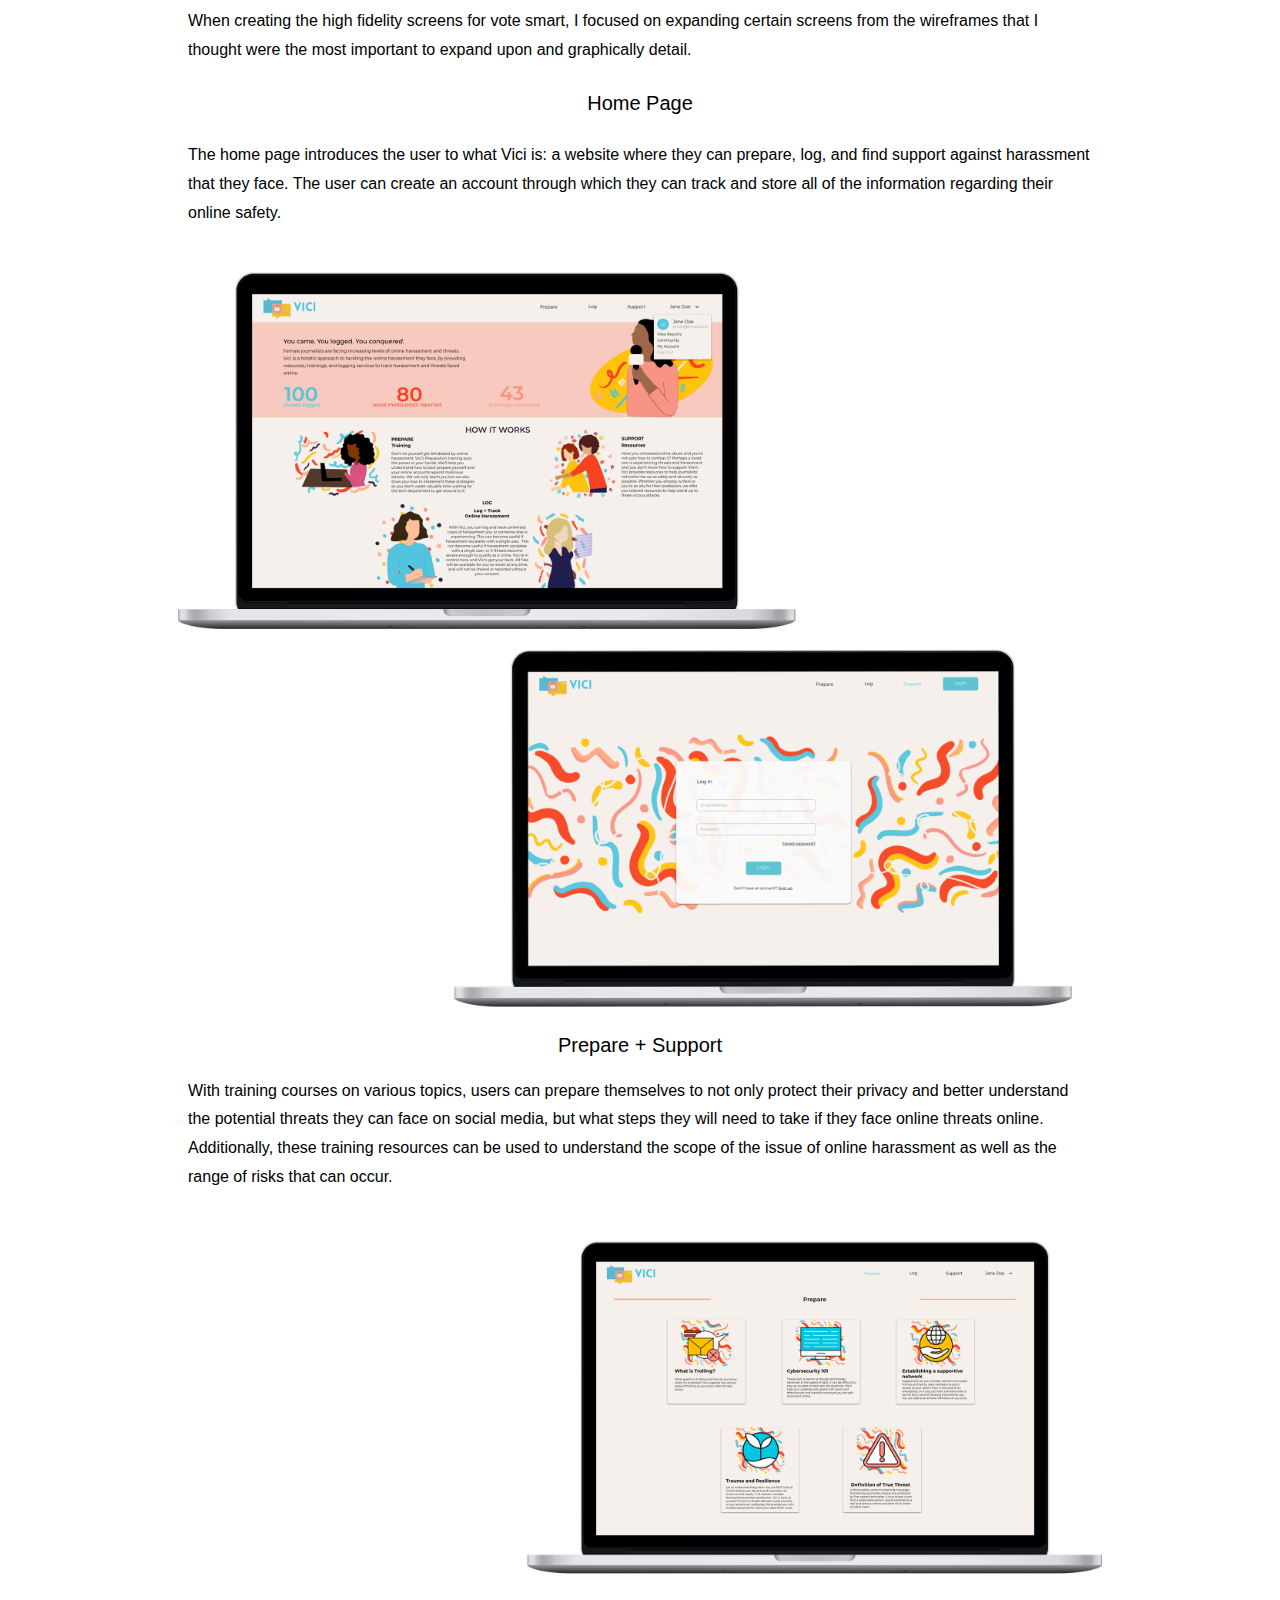
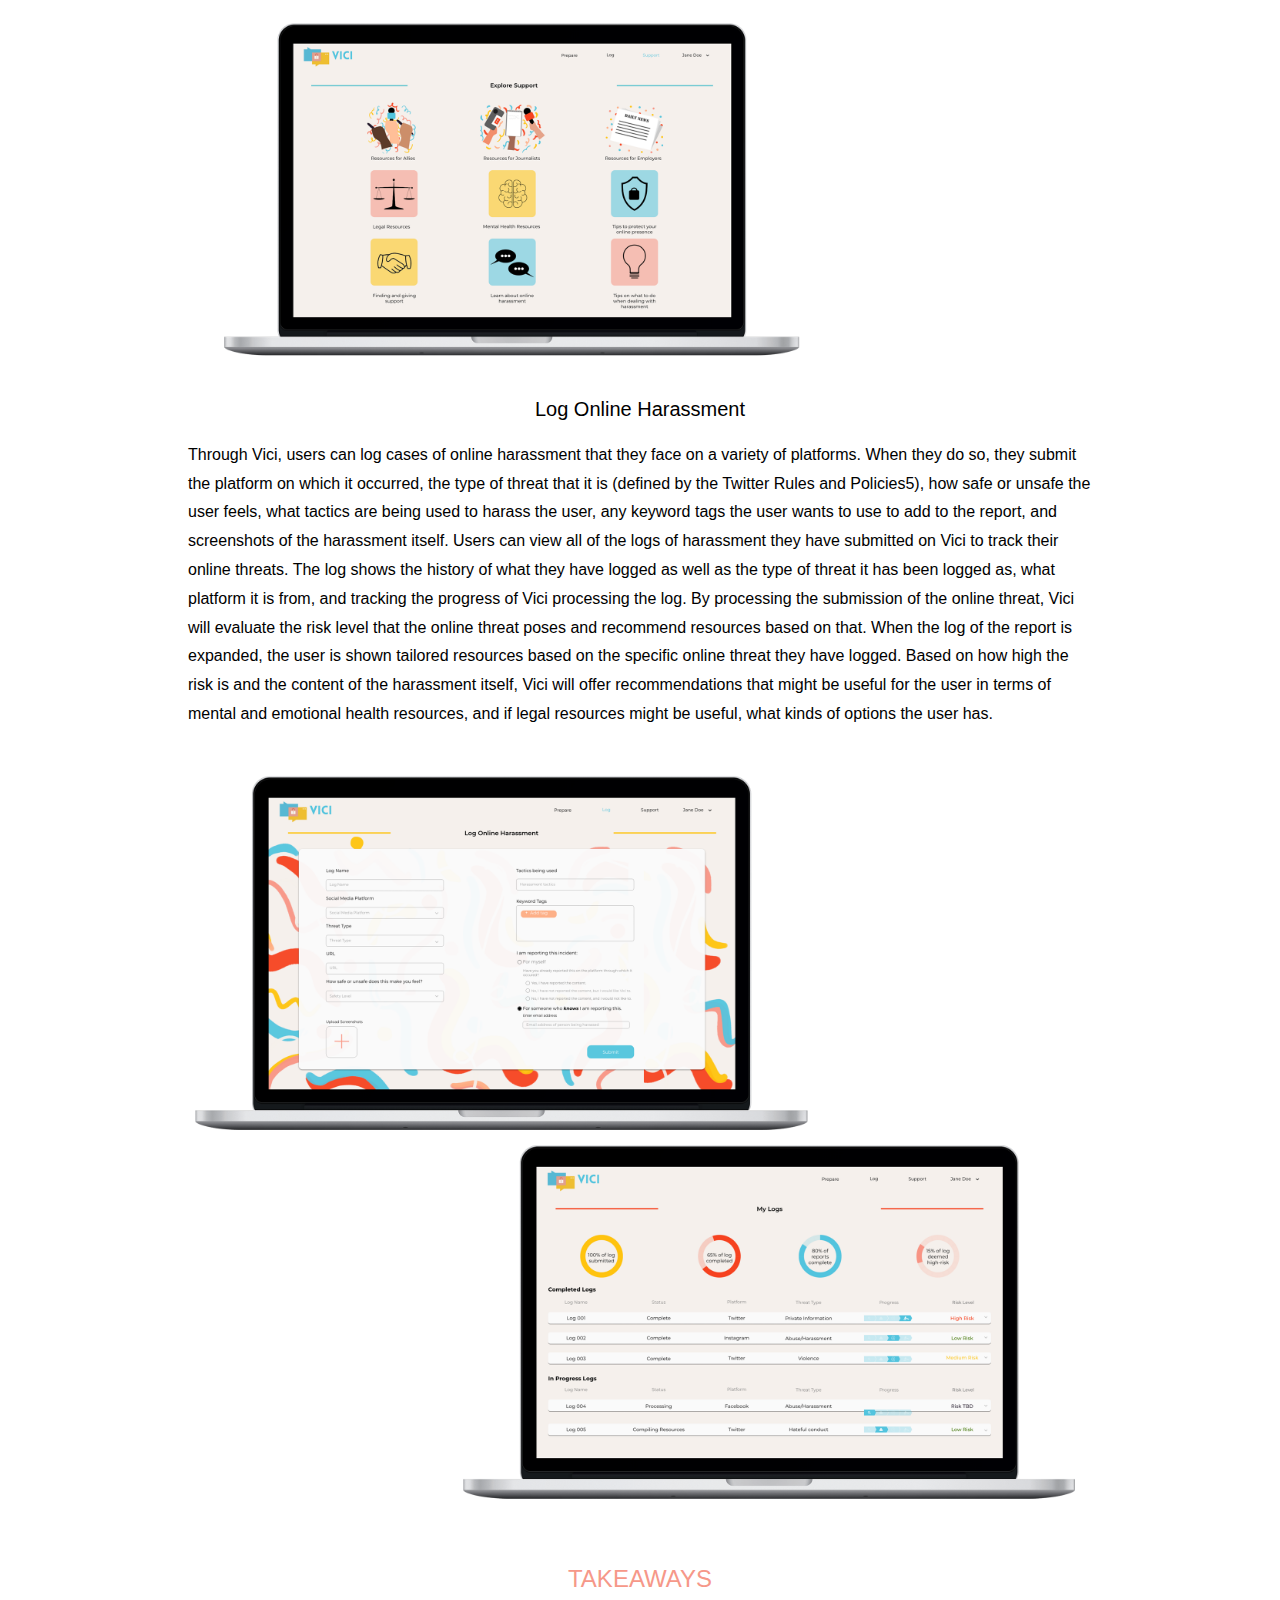
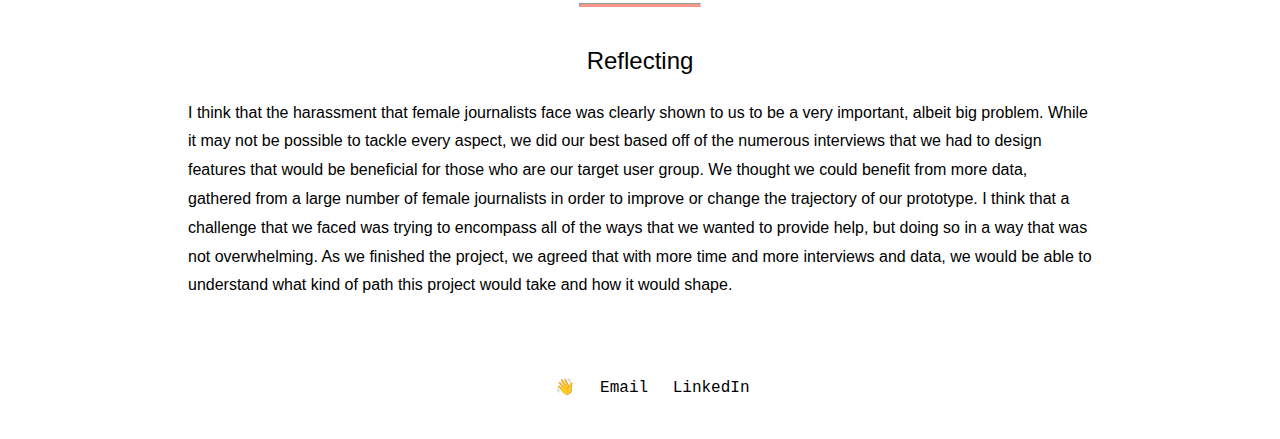
<file: vici.html>
<!DOCTYPE html>
<html lang="en">
    <head>
        <meta charset="UTF-8">
        <link rel="stylesheet" type="text/css" href="css/style.css">
        <link href="https://fonts.googleapis.com/css?family=Montserrat&display=swap" rel="style">
        <link href="https://fonts.googleapis.com/css?family=Fira+Sans&display=swap" rel="style">
        <link rel="icon" type="image/png" href="images/logo.png" title="logo for Kaavya's portfolio"/>
        <title>Vici</title>
    </head>    
    <body id="vici">
        <a class = "skip" href="#main">Skip to Main Content</a>
        <header>
            <img src="images/logo.png" alt="portfolio logo" id="logo"id="logo"onclick="location.href='index';">
            <nav>
                <ul class="nav-bar">
                    <li class = "title"><a href="index">MY WORK</a></li>
                    <li class = "title"><a href="about">ABOUT</a></li>
                    <li class = "title"><a href="resume.pdf">RESUME</a></li>
                </ul>
            </nav>
        </header>
        <main id="main">
            <section class="page2">
                <div class="vici-parallax"></div>
            </section>
            <h1 class="pulse"> Vici</h1>
            <div class= pulse-main>
                <div class="pulse-intro">
                    <div class="timeline">
                        <h2 class="info"> TIMELINE </h2>
                            <p>
                                Vici was created as part of a semester-long multi-disciplinary course through the University of Michigan School of Law.
                            </p>
                        <h2 class="info"> ROLE</h2>
                            <p>
                                <b>Product Designer</b><br>
                                User Research, Visual Design, Prototyping, Graphic Design
                            </p>
                    </div>
                    <div class="overview">
                        <h2 class=info> OVERVIEW</h2>
                        <p>
                            Vici represents a holistic approach to helping female journalists learn how they can best guard against online harassment while also helping them address any harassment that has already occurred.
                        </p>
                    </div>
                    <div class="problem">
                        <h2 class="new-info">PROBLEM STATEMENT</h2>
                        <p class="back-info">
                            “How might we simplify and strengthen the resources for
                            female journalists to deal with ongoing online harassment?"                        </p>
                    </div>
                </div>
                <h2 class="title-back" style="color:#F69889;"> DISCOVER</h2>
                <hr class="vici-divider">
                <div class="background">
                    <h2 class="title-back" style="color:#000000;"> Background</h2>
                    <p class="back-info">
                        Numerous studies have demonstrated that women and nonbinary journalists are far more affected by online harassment than their male counterparts. Often, this harassment includes threats of sexual violence. Naturally, this has created a hostile environment for female journalists in an industry that is already dominated by men. Bearing the brunt of online harassment has serious consequences for these women. Several studies have shown that female journalists, “experience depression and anxiety, avoid engaging with readers, reporting on certain topics, or say they consider leaving journalism altogether,” as the result of this incessant abuse.                    <br> <br>
                        The harassing messages can be overwhelming, emotionally taxing, and even dangerous. It’s not surprising, then, that nearly a third of women journalists dealing with this harassment consider leaving the profession altogether. We saw a serious problem here and decided to see how we might address it. We heard from female journalists themselves to understand what they want most out of a support tool.                </div>

                <div class="u-research">
                    <h2 class="title-back" style="color:#000000;">User Research</h2>
                    <p class="back-info">
                        We began our research and data gathering portion of our project with the people that understand this problem the best: women researchers working to help female journalists confront this issue, and female journalists themselves.
                        What we found was an agreement that social media companies do little to mitigate the harassment that female journalists face online. The harassment is based on gender, but also race, occuring not only in the United States but internationally. The implications of the harassment that female journalists face
                    can and are life threatening. From our interviews, we learned that there are three ways in which we can think about this problem space; educating female journalists on online safety, helping reduce the trauma that they face online, and providing protection to the female journalists.                   </p>
                </div>
                <div class="u-research">
                    <h2 class="title-back" style="color:#000000;">Competitive Analysis</h2>
                    <p class="back-info">
                        The next stage of our data-gathering included a comparative analysis of existing resources for female journalists facing online harassment. Our goal was to both find inspiration in existing resources and, more importantly, to identify areas for improvement. The existing resources that we identified include JSafe, PEN America’s Online Harassment Field Manual, Troll Busters, Safe Sisters and Vita-Activa.
                        What we found were that across the competitors, there was a lack of accountability for those resources to provide the user updates on what was happening regarding any information that the user reports to them. There was a lot of beneficial information in each resource, but was overwhelming, and difficult to navigate.
                    </p>
                </div>
                <h2 class="title-back" style="color:#F69889;"> IDEATION</h2>
                <hr class="vici-divider">
                <div class="persona">
                    <div class="pulse-sketches">
                        <h3 class="title-back" style="color:#000000;">Sketches</h3>
                        <p class="back-info"> As a group, we ideated by sketching out ideas for how we could create our solution. We combined our ideas from these sketches to create our wireframes.</p>
                        <img src="images/vici/sketches.png" class="pulse-map"/>
                    </div>                    
                </div>
                <div class="pulse-sketches">
                    <h3 class="title-back" style="color:#000000;"> Wireframes</h3>
                    <div style="background: #f89484;">
                        <img src="images/vici/vici-wireframes.png" class="pulse-wireframes"/>
                </div>
                <h2 class="title-back" style="color:#F69889;"> DESIGN</h2>
                <hr class="vici-divider">
                <div style="background: #403e89;">
                    <img src="images/vici/vici-design.png" class="pulse-design"/>
                </div>
                <div class="persona">
                    <!-- <div class="pulse-sketches">
                        <h3 class="title-back" style="color:#000000;">Website User Flow</h3>
                        <p class="back-info"> The user flow for the mobile out lays out all of the features that the user may interact with alongside where they are within the app itself. It provides a guide for how features can be found as well as how they are organized. </p>
                        <img src="images/votesmart/votesmart-flow.png" class="pulse-wireframes"/>
                    </div> -->
                    <div class="screens">
                        <h3 class="title-back" style="color:#000000;">Website Screens</h3>
                        <p class="back-info"> When creating the high fidelity screens for vote smart, I focused on expanding certain screens from the wireframes that I thought were the most important to expand upon and graphically detail.</p>
                    </div>
                    <div class="pulse-sketches">
                        <h4 class="title-new" style="color:#000000;">Home Page</h4>
                        <p class="back-info">
                            The home page introduces the user to what Vici is: a website where they can prepare, log, and find support against harassment that they face. The user can create an account through which they can track and store all of the information regarding their online safety.
                        </p>
                        <div class=pulse-highfid1>
                            <img src="images/vici/highfid1.png" class="pulse-highfid"/>
                        </div>
                        <h3 class="title-new" style="color:#000000;">Prepare + Support</h3>
                        <p class="back-info">
                            With training courses on various topics, users can prepare themselves to not only protect their privacy and better understand the potential threats they can face on social media, but what steps they will need to take if they face online threats online. Additionally, these training resources can be used to understand the scope of the issue of online harassment as well as the range of risks that can occur.                        </p>
                        <div class=pulse-highfid1>
                            <img src="images/vici/highfid2.png" class="pulse-highfid"/>
                        </div>
                        <h3 class="title-new" style="color:#000000;"> Log Online Harassment</h3>
                        <p class="back-info">
                            Through Vici, users can log cases of online harassment that they face on a variety of platforms. When they do so, they submit the platform on which it occurred, the type
                            of threat that it is (defined by the Twitter Rules and Policies5), how safe or unsafe the user feels, what tactics are being used to harass the user, any keyword tags the user wants to use to add to the report, and screenshots of the harassment itself.
                            Users can view all of the logs of harassment they have submitted on Vici to track their online threats. The log shows the history of what they have logged as well as the type of threat it has been logged as, what platform it is from, and tracking the progress of Vici processing the log. By processing the submission of the online threat, Vici will evaluate the risk level that the online threat poses and recommend resources based on that.
                            When the log of the report is expanded, the user is shown tailored resources based on the specific online threat they have logged. Based on how high the risk is and the content of the harassment itself, Vici will offer recommendations that might be useful for the user in terms of mental and emotional health resources, and if legal resources might be useful, what kinds of options the user has.
                        </p>
                        <div class=pulse-highfid1>
                            <img src="images/vici/highfid3.png" class="pulse-highfid"/>
                        </div>
                    </div>
                </div> 
                <h2 class="title-back" style="color:#F69889;"> TAKEAWAYS</h2>
                <hr class="vici-divider"> 
                <div class="persona">
                    <div class="pulse-sketches">
                        <h3 class="title-back" style="color:#000000;">Reflecting</h3>
                        <p class="back-info">
                            I think that the harassment that female journalists face was clearly shown to us to be a very important, albeit big problem. While it may not be possible to tackle every aspect,
                            we did our best based off of the numerous interviews that we had to design features that would be beneficial for those who are our target user group. We thought we could benefit from more data, gathered from a large number of female journalists in order to
                            improve or change the trajectory of our prototype. I think that a challenge that we faced was trying to encompass all of the ways that we wanted to provide help, but doing so in a way that was not overwhelming. As we finished the project, we agreed that with more time
                            and more interviews and data, we would be able to understand what kind of path this project would take and how it would shape.
                        </p>
                    </div>                    
                </div>
            </div>
        </main>
        <footer>
            <div class="table">
                <ul id="table-footer">
                    <li><p role ="img" aria-label="hand-waving" id="test">👋</p></li>
                    <li><a href="mailto:samu.kaavya@gmail.com">Email</a></li>
                    <li><a href="https://www.linkedin.com/in/kaavya-samu">LinkedIn</a></li>
                </ul>
            </div>
        </footer>
    </body>
</html>
</file>
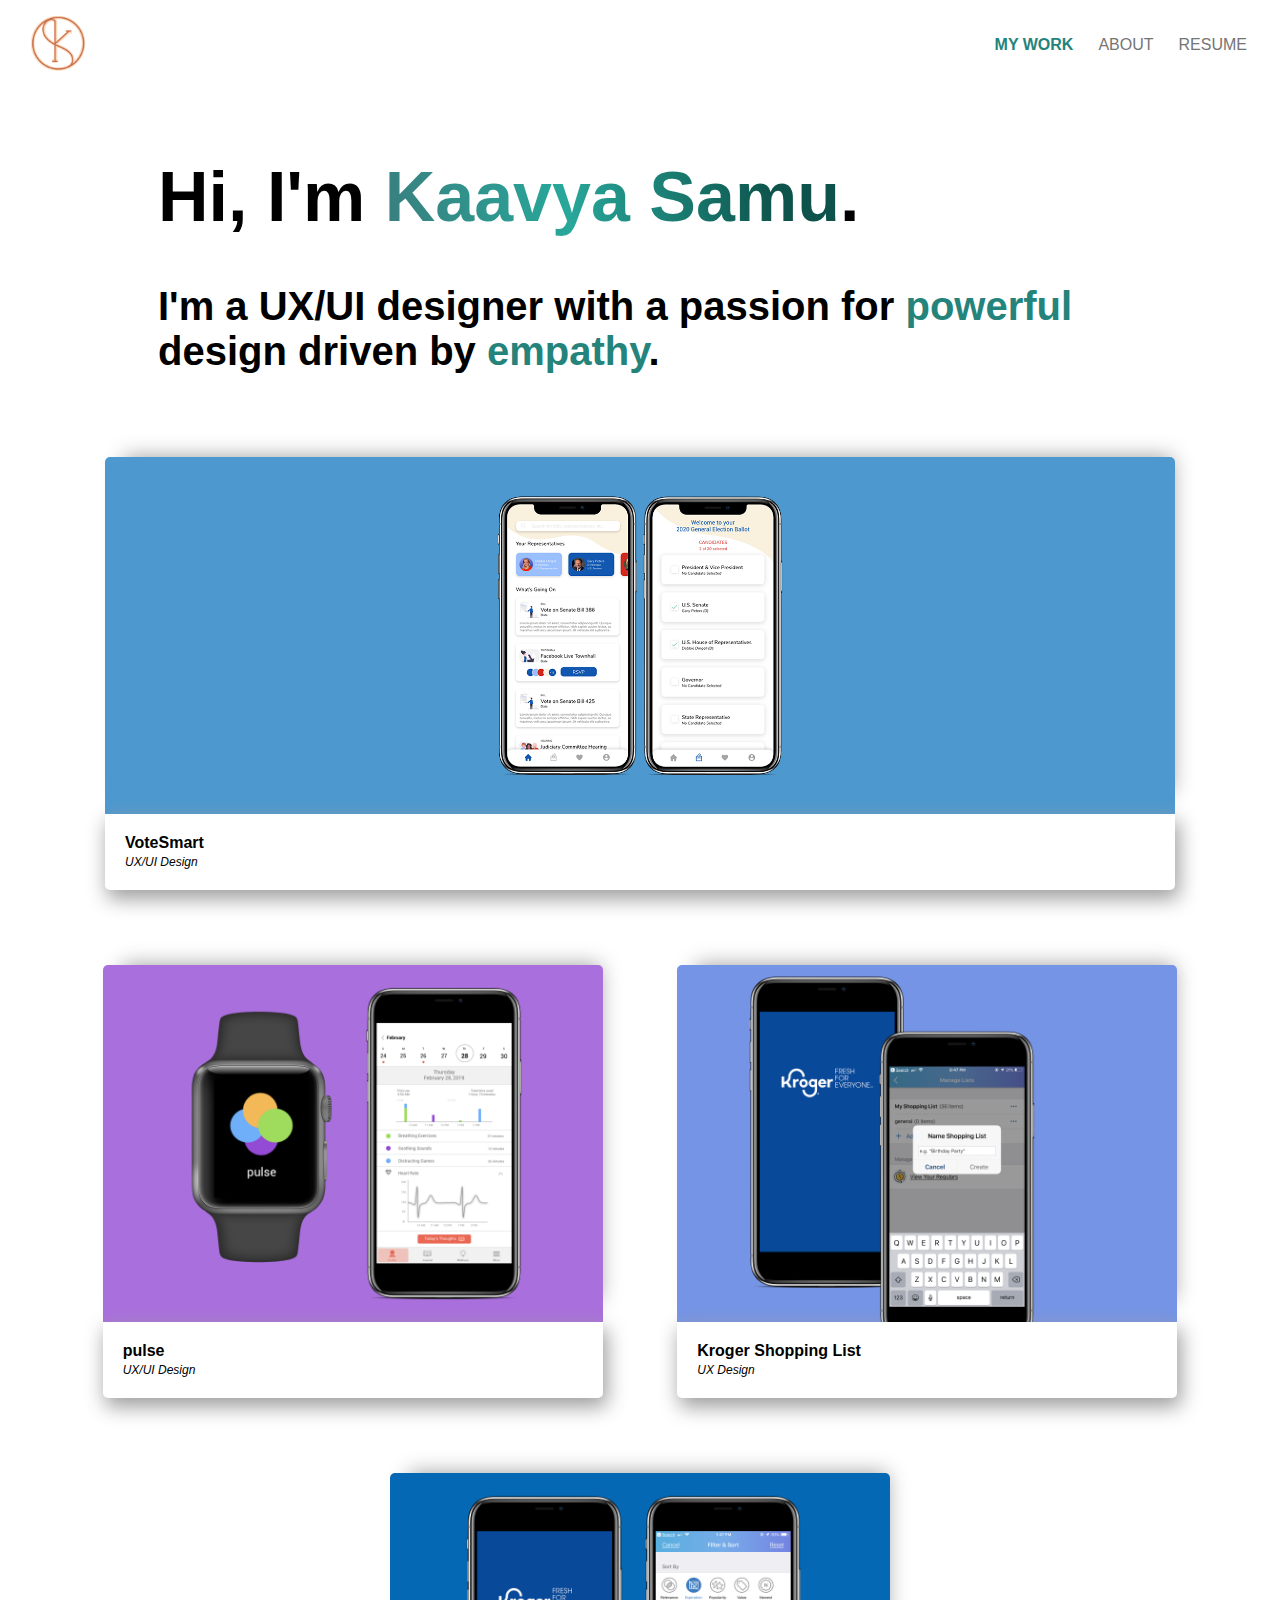
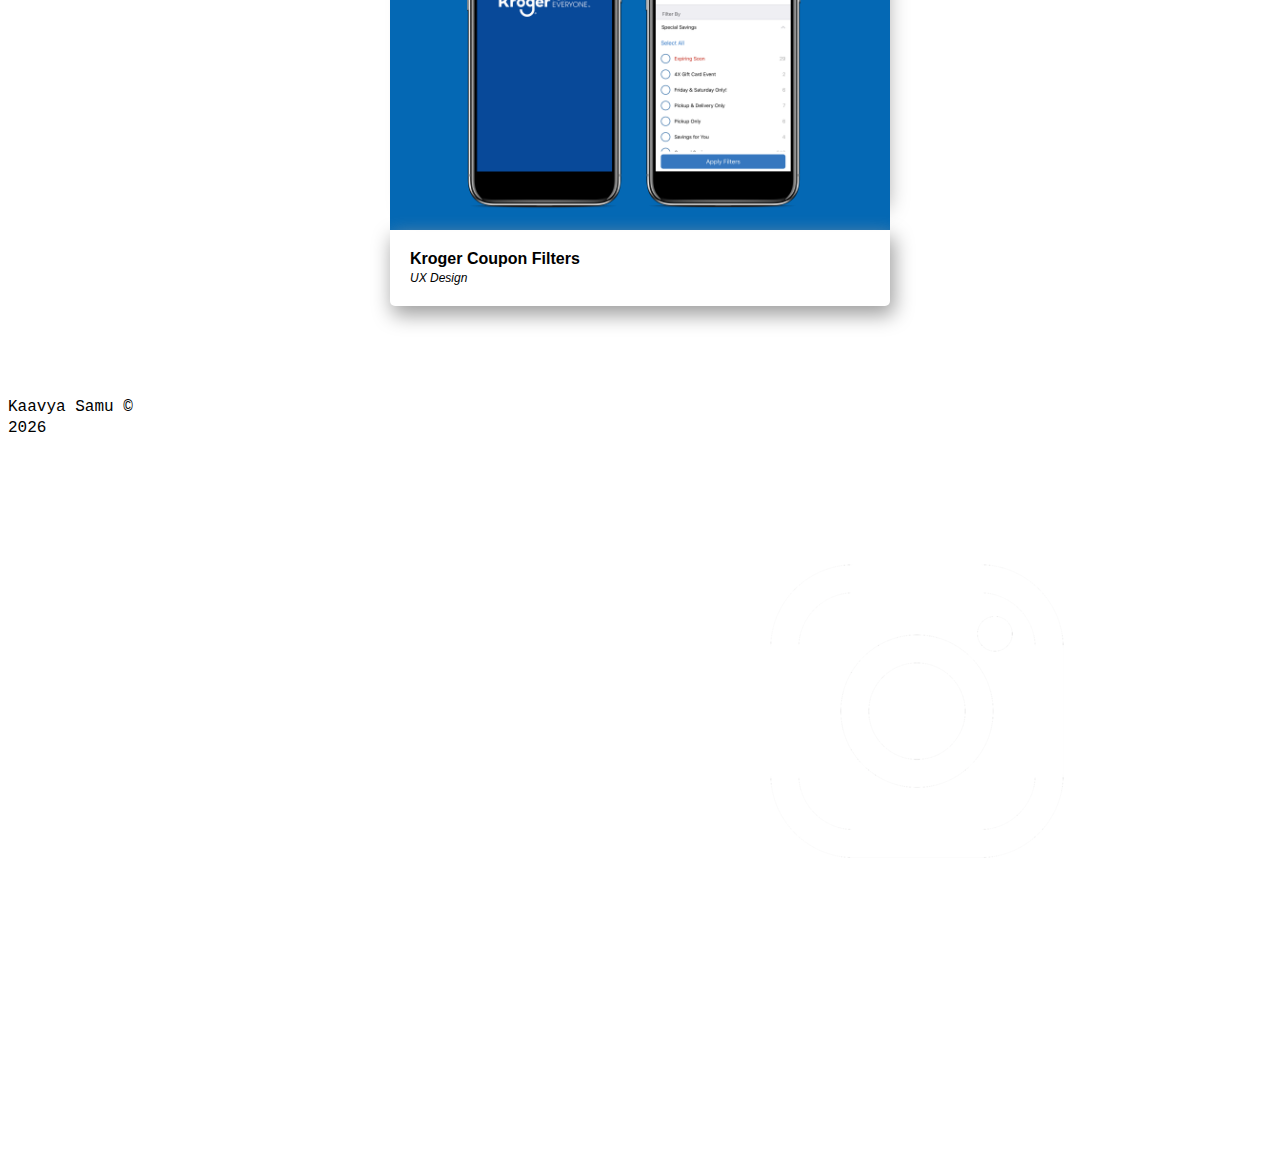
<file: work.html>
<!DOCTYPE html>
<html lang="en">
    <head>
        <meta charset="UTF-8">
        <link rel="stylesheet" type="text/css" href="css/style.css">
        <link href="https://fonts.googleapis.com/css?family=Montserrat&display=swap" rel="style">
        <link href="https://fonts.googleapis.com/css?family=Fira+Sans&display=swap" rel="style">
        <link href="https://fonts.googleapis.com/css?family=Karla&display=swap" rel="style">
        <link rel="icon" type="image/png" href="images/logo.png" title="logo for Kaavya's portfolio"/>
        <title>Kaavya Samu</title>
    </head>    
    <body id="work">
        <a class = "skip" href="#main">Skip to Main Content</a>
        <header>
            <img src="images/logo.png" alt="portfolio logo" id="logo"onclick="location.href='work';">
            <nav>
                <ul class="nav-bar">
                    <li class = "title"><a class = "current" href="work">MY WORK</a></li>
                    <li class = "title"><a href="about">ABOUT</a></li>
                    <li class = "title"><a href="resume.pdf">RESUME</a></li>
                </ul>
            </nav>
        </header>
        <main id="main">
            <div class="intro">
                <h1 class="heading">
                    Hi, I'm <span class="gradient">Kaavya Samu</span>.
                </h1>
                <h2 class="heading-2">
                    I'm a UX/UI designer with a passion for <span class="emph">powerful</span> design driven by <span class="emph">empathy</span>.
                </h2>
            </div>
        </main>
        <div class="gallery">
            <div class="card-large" onclick="location.href='votesmart';" style="cursor: pointer;">
                <div class="front" style = "background-color: #4D98CF;" tabindex="0">
                    <img id="image1" src="images/index/votesmart.png" alt="VoteSmart app screen" />
                </div>
                <div class="back">
                    <b class="title">VoteSmart</b><br>
                    <i class="desc">UX/UI Design</i>
               </div>
            </div>
            <div class="card" onclick="location.href='pulse';" style="cursor: pointer;">
                <div class="front" style = "background-color: #A96FDC;"  tabindex="0">
                    <img id="image2" src="images/index/pulse.png" alt="pulse App and watch screen" />
                </div>
                <div class="back">
                    <b class="title">pulse</b><br>
                    <i class="desc">UX/UI Design</i>
                </div>
            </div>
            <div class="card" onclick="location.href='kroger-shopping-list';" style="cursor: pointer;">
                <div class="front" style = "background-color: #7694E5" tabindex="0">
                    <img id="image6" src="images/index/list.png" alt="Kroger Shopping List app screen" />
                </div>
                <div class="back">
                    <b class="title">Kroger Shopping List</b><br>
                    <i class="desc">UX Design</i>
                </div>
            </div>
            <!-- <div class="card-large" onclick="location.href='restore';" style="cursor: pointer;">
                <div class="front" style = "background-color: #81c784"tabindex="0">
                    <img id="image4" src="images/index/restore.png" alt="Restore AR glasses" />
                </div>
                <div class="back">
                    <b class="title">Restore</b><br>
                    <i class="desc">AR/UX Design</i>
                </div>
            </div> -->
            <!-- <div class="card" class="wristrecord" onclick="location.href='wristrecord';" style="cursor: pointer;">
                <div class="front" style = "background-color: #00897b;"tabindex="0">
                    <img id="image5" src="images/index/wristrecord.png" alt="WristRecord app screen" />
                </div>
                <div class="back">
                    <b class="title">WristRecord</b><br>
                    <i class="desc">UX/UI Design</i>
                </div>
            </div> -->
            <div class="card" onclick="location.href='kroger-coupon-filters';" style="cursor: pointer;">
                <div class="front" style = "background-color: #0468b4;" tabindex="0">
                    <img id="image3" src="images/index/filters.png" alt="Kroger Coupon Filters screen" />
                </div>
                <div class="back">
                    <b class="title">Kroger Coupon Filters</b><br>
                    <i class="desc">UX Design</i>
                </div>
            </div>
        </div>
        <footer>
            <p>
                Kaavya Samu &copy;
                <script>
                    var date = new Date();
                    var n = date.getFullYear();
                    document.write(n)
                </script><br/>
            </p>
                <div class="icons">
                    <a href="https://www.twitter.com/kaavyuhs"><img src="images/twitter.png" alt="Twitter" class="twitter" aria-label="Twitter logo"></a>
                    <a href="https://www.instagram.com/kaavsamu"><img src="images/instagram.png" alt="Instagram" class="instagram" aria-label="Instagram logo"></a>
                    <a href="https://www.linkedin.com/in/kaavya=samu"><img src="images/linkedin.png" alt="LinkedIn" class="linkedin" aria-label="Linkedin Logo"></a>
                </div>
        </footer>
    </body>  
</html>
</file>
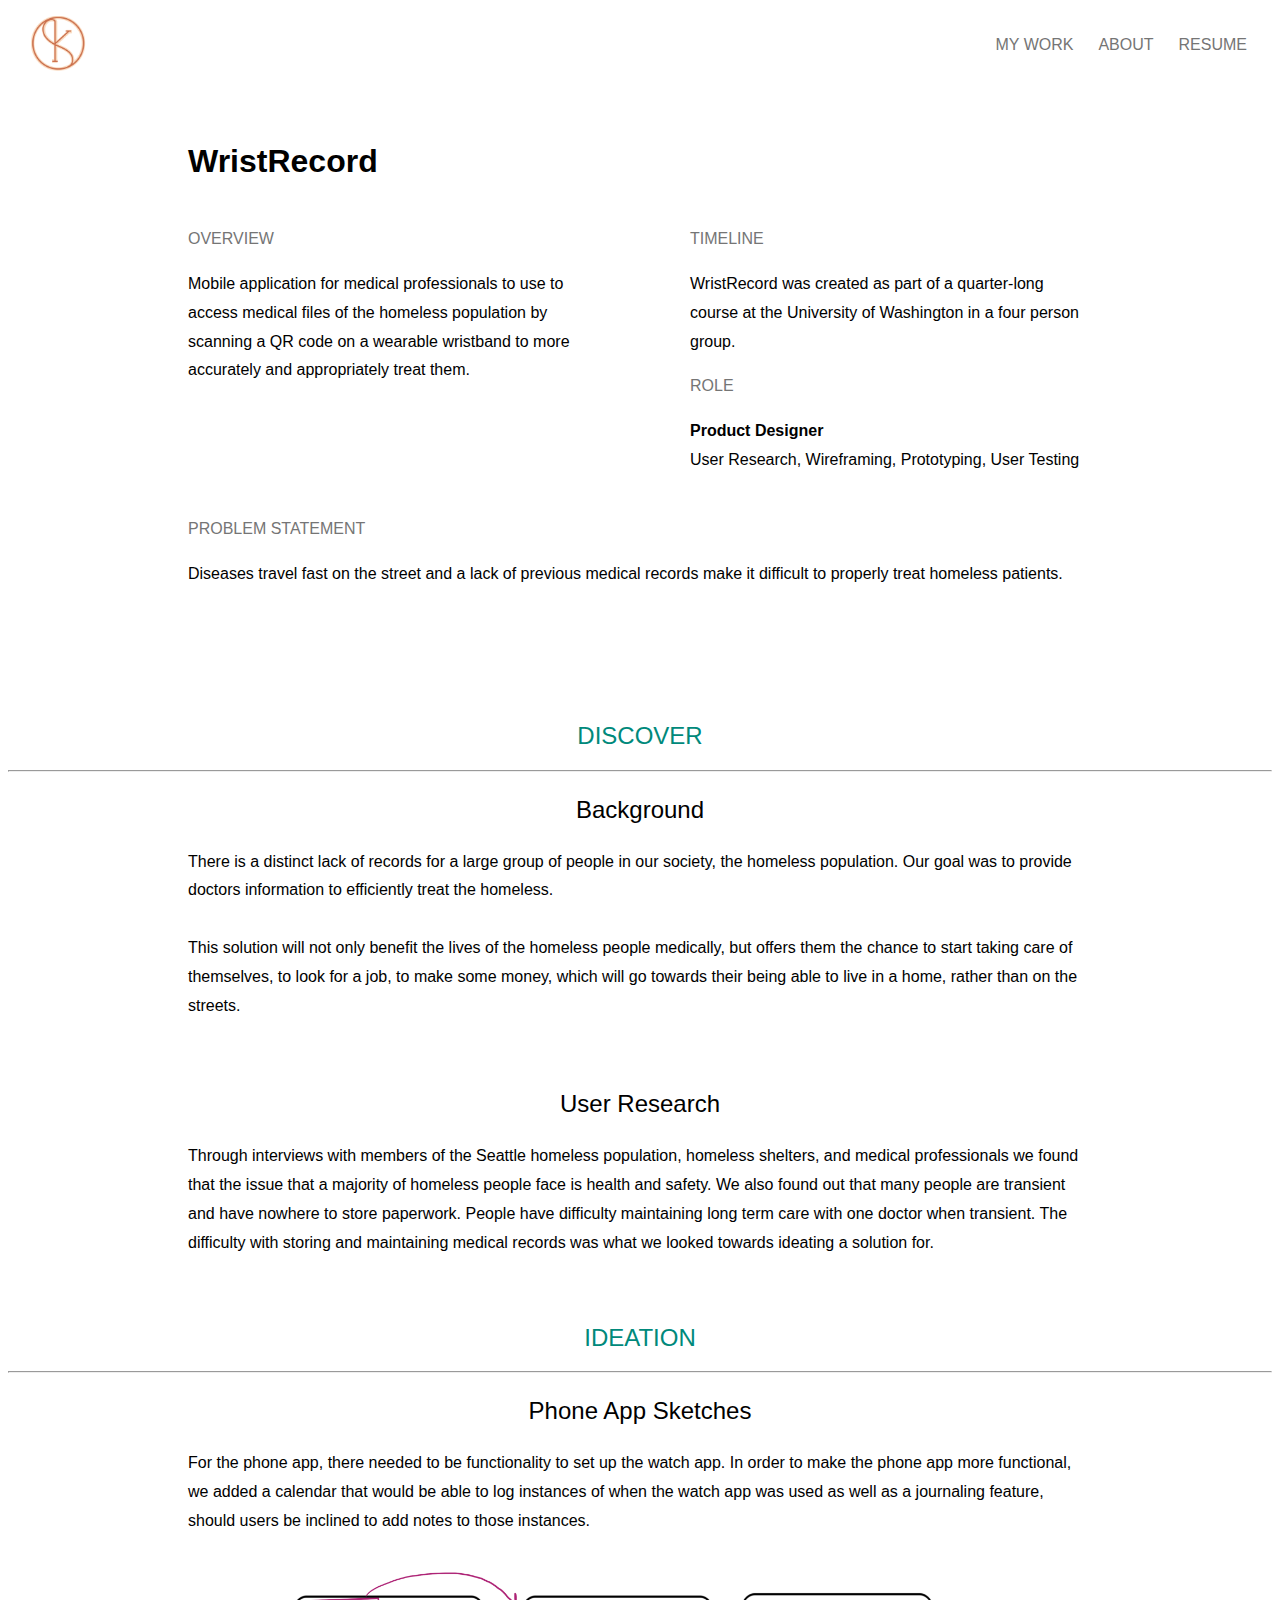
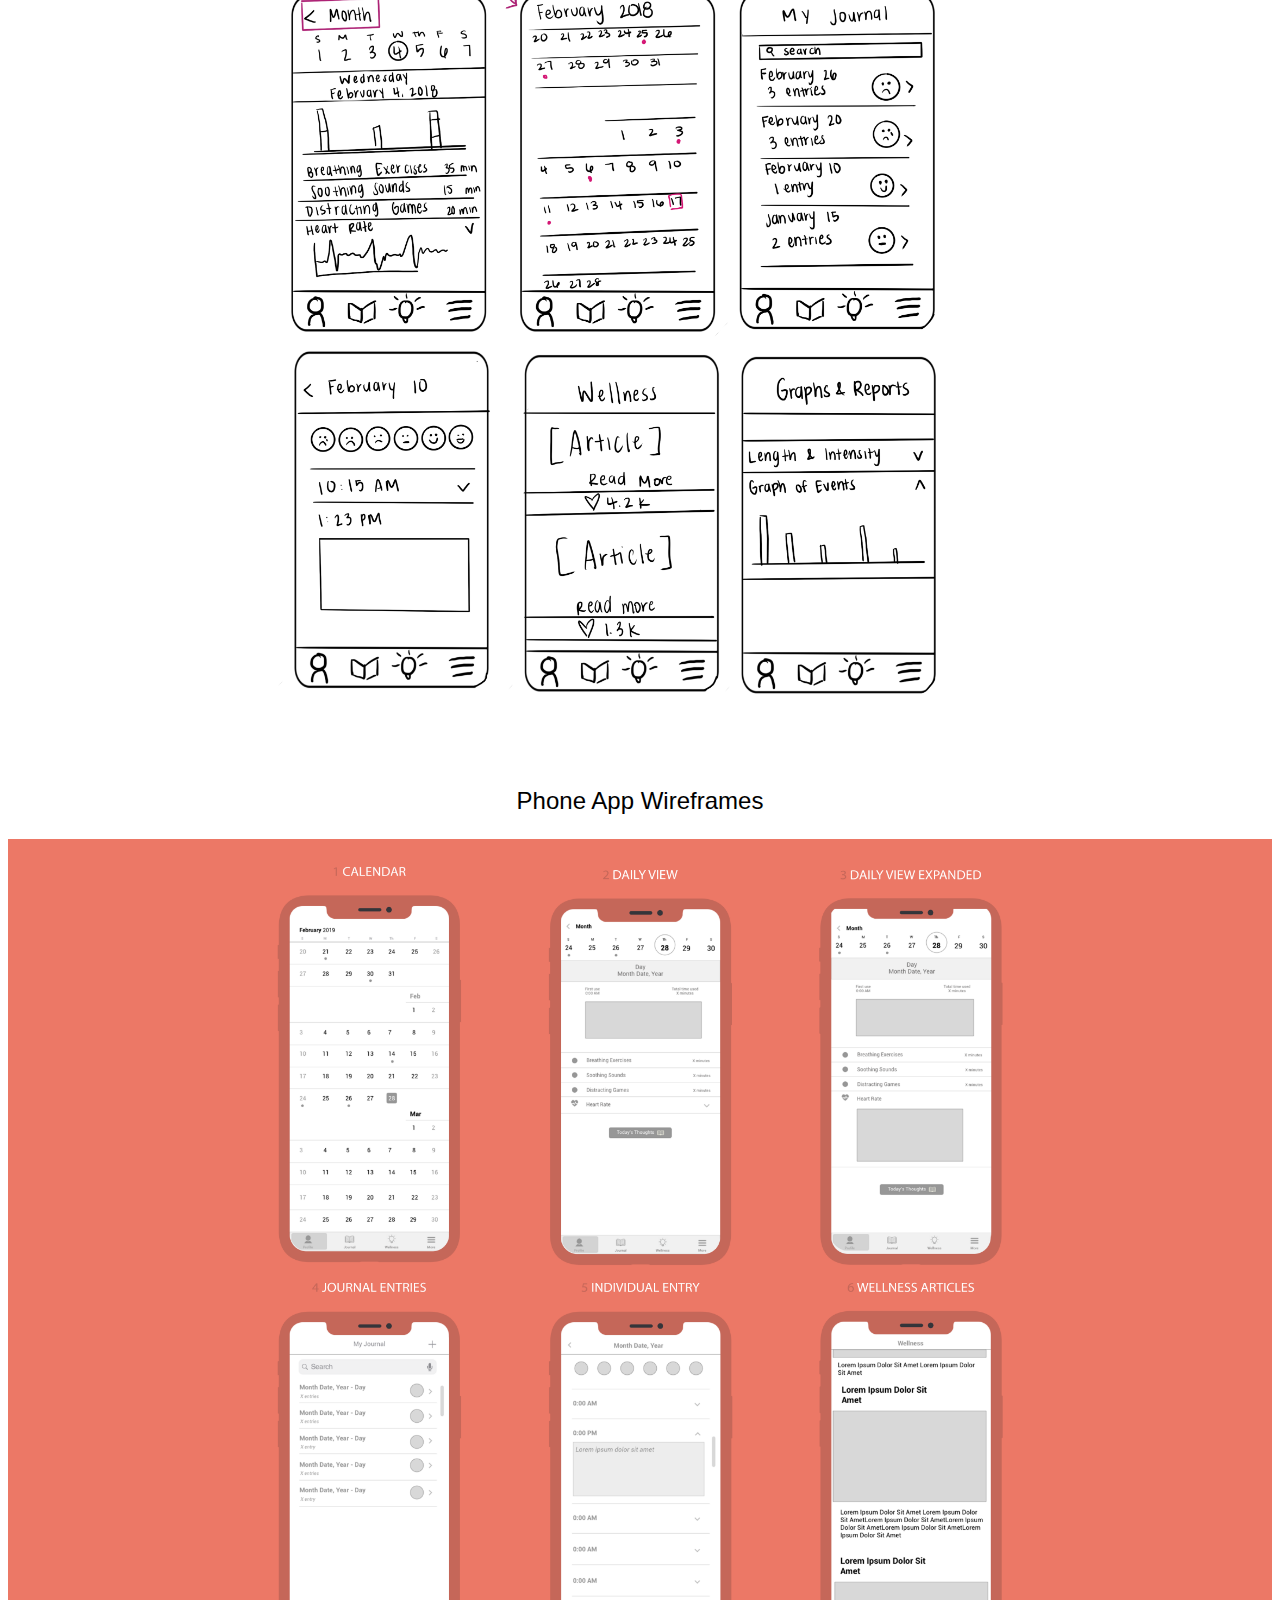
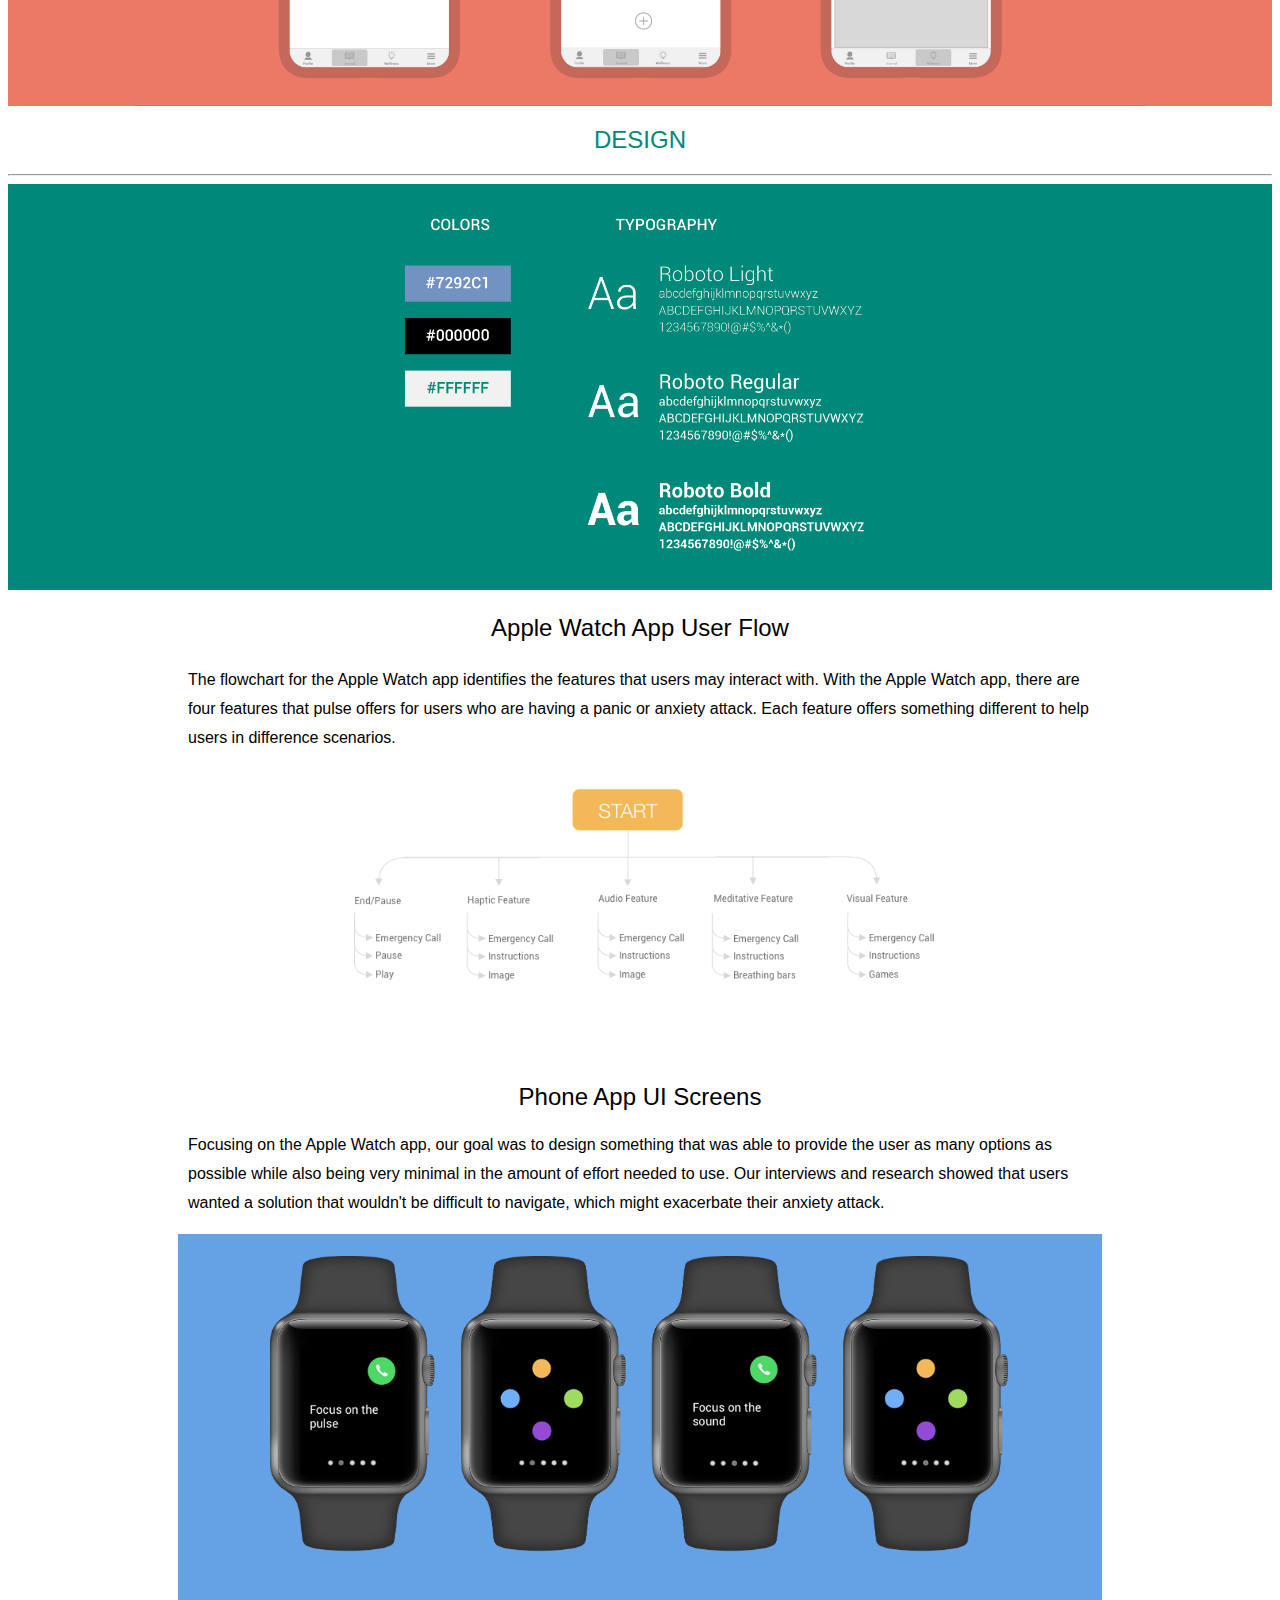
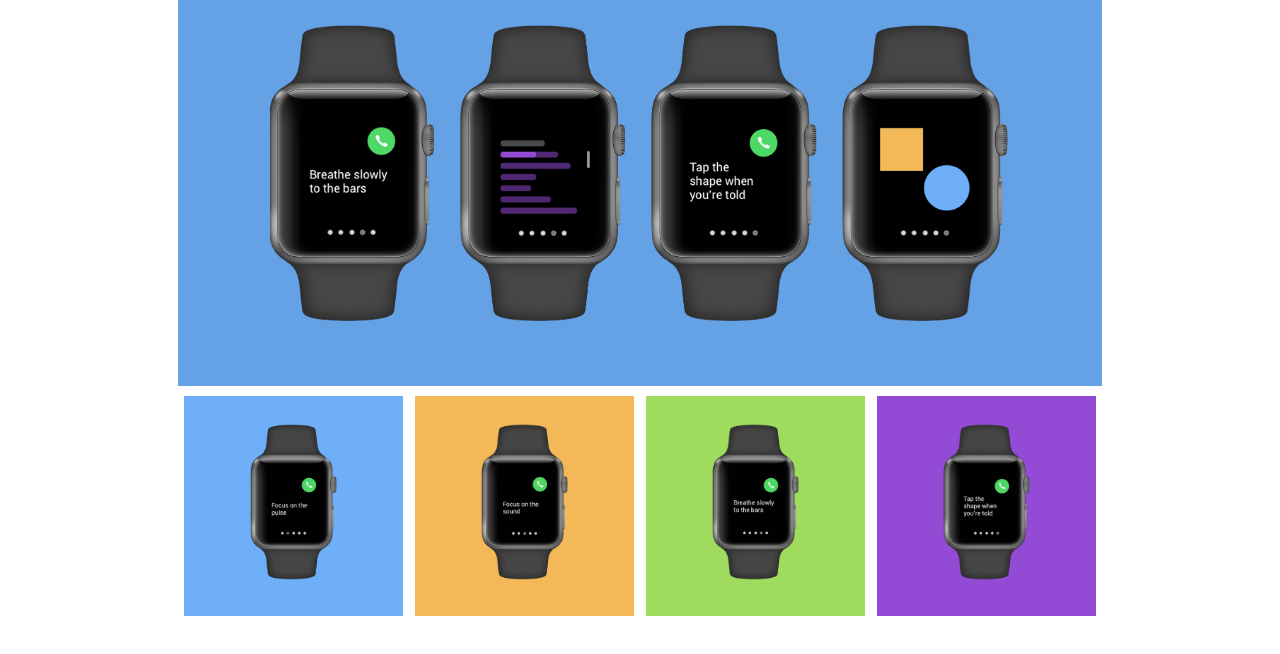
<file: wristrecord.html>
<!DOCTYPE html>
<html lang="en">
    <head>
        <meta charset="UTF-8">
        <link rel="stylesheet" type="text/css" href="css/style.css">
        <link href="https://fonts.googleapis.com/css?family=Montserrat&display=swap" rel="style">
        <link href="https://fonts.googleapis.com/css?family=Fira+Sans&display=swap" rel="style">
        <link rel="icon" type="image/png" href="images/logo.png" title="logo for Kaavya's portfolio"/>
        <title>WristRecord</title>
    </head>    
    <body id="wristrecor">
        <a class = "skip" href="#main">Skip to Main Content</a>
        <header>
            <img src="images/logo.png" alt="portfolio logo" id="logo">
            <nav>
                <ul class="nav-bar">
                    <li class = "title"><a href="work">MY WORK</a></li>
                    <li class = "title"><a href="about">ABOUT</a></li>
                    <li class = "title"><a href="resume.pdf">RESUME</a></li>
                </ul>
            </nav>
        </header>
        <main id="main">
            <section class="page2">
                <div class="wristrecord-parallax"></div>
            </section>
            <h1 class="pulse"> WristRecord</h1>
            <div class= pulse-main>
                <div class="pulse-intro">
                    <div class="timeline">
                        <h2 class="info"> TIMELINE </h2>
                            <p> WristRecord was created as part of a quarter-long course at the University of Washington in a four person group.
                            </p>
                        <h2 class="info"> ROLE</h2>
                            <p>
                                <b>Product Designer</b><br>
                                User Research, Wireframing, Prototyping, User Testing
                            </p>
                    </div>
                    <div class="overview">
                        <h2 class=info> OVERVIEW</h2>
                        <p>
                            Mobile application for medical professionals to use to access medical files of the homeless population by scanning a QR code on a wearable wristband to more accurately and appropriately treat them.
                        </p>
                    </div>
                    <div class="problem">
                        <h2 class="new-info">PROBLEM STATEMENT</h2>
                        <p class="back-info">
                            Diseases travel fast on the street and a lack of previous medical records make it difficult to properly treat homeless patients. 
                    </div>
                </div>
                <h2 class="title-back" style="color:#00897b;"> DISCOVER</h2>
                <hr class="wrist-divider">
                <div class="background">
                    <h3 class="title-back" style="color:#000000;"> Background</h3>
                    <p class="back-info">
                        There is a distinct lack of records for a large group of people in our society, the homeless population. Our goal was to provide doctors information to efficiently treat the homeless. 
                        <br> <br>
                        This solution will not only benefit the lives of the homeless people medically, but offers them the chance to start taking care of themselves, to look for a job, to make some money, which will go towards their being able to live in a home, rather than on the streets.
                    </div>
                
                <div class="u-research">
                    <h3 h3 class="title-back" style="color:#000000;">User Research</h3>
                    <p class="back-info">
                        Through interviews with members of the Seattle homeless population, homeless shelters, and medical professionals we found that the issue that a majority of homeless people face is health and safety. We also found out that many people are transient and have nowhere to store paperwork. People have difficulty maintaining long term care with one doctor when transient. The difficulty with storing and maintaining medical records was what we looked towards ideating a solution for.
                    </p>
                </div>
                <h2 class="title-back" style="color:#00897b;"> IDEATION</h2>
                <hr class="wrist-divider">
                <div class="persona">
                    <div class="pulse-sketches">
                        <h3 class="title-back" style="color:#000000;">Phone App Sketches</h3>
                        <p class="back-info">For the phone app, there needed to be functionality to set up the watch app. In order to make the phone app more functional, we added a calendar that would be able to log instances of when the watch app was used as well as a journaling feature, should users be inclined to add notes to those instances.</p>
                        <img src="images/pulse/phone-sketches.png" class="pulse-map"/>
                    </div>                    
                </div>
                <div class="pulse-sketches">
                    <h3 class="title-back" style="color:#000000;">Phone App Wireframes</h3>
                    <div style="background: #ec7866;">
                        <img src="images/pulse/pulse-phone-wireframe.png" class="pulse-wireframes"/>
                </div>                
                <h2 class="title-back" style="color:#00897b;"> DESIGN</h2>
                <hr class="wrist-divider">
                <div class="design-choices" style="background: #00897b;">
                    <img src="images/wristrecord/wristrecord-design.png" class="pulse-design"/>
                </div>
                <div class="persona">
                    <div class="pulse-sketches">
                        <h3 class="title-back" style="color:#000000;">Apple Watch App User Flow</h3>
                        <p class="back-info"> The flowchart for the Apple Watch app identifies the features that users may interact with. With the Apple Watch app, there are four features that pulse offers for users who are having a panic or anxiety attack. Each feature offers something different to help users in difference scenarios. </p>
                        <img src="images/pulse/watch-flow.png" class="pulse-wireframes"/>
                    </div>
                    <div class="screens">
                        <h2 class="title-back" style="color:#000000;">Phone App UI Screens</h2>
                        <p class="back-info"> Focusing on the Apple Watch app, our goal was to design something that was able to provide the user as many options as possible while also being very minimal in the amount of effort needed to use. Our interviews and research showed that users wanted a solution that wouldn't be difficult to navigate, which might exacerbate their anxiety attack.</p>
                    </div>
                    <div class="pulse-sketches">
                        <div style="background: #65a1e5;">
                            <img src="images/pulse/watch-highfid1.png" class="pulse-wireframes"/>
                            <img src="images/pulse/watch-highfid2.png" class="pulse-wireframes"/>
                        </div>
                    </div>
                    <div class="watch-screens">
                        <img src="images/pulse/haptic.gif" style="background-color: #6faff9;" class="pulse-screen"/>
                        <img src="images/pulse/sound.gif" style="background-color: #F3B958;"class="pulse-screen"/>
                        <img src="images/pulse/breathing-bars.gif" style="background-color: #9FDC5D;"class="pulse-screen"/>
                        <img src="images/pulse/shape.gif" style="background-color: #934BD5;"class="pulse-screen"/>
                    </div>
                </div> 
            </div>
        </main>
    </body>
</html>
</file>
<file: css/style.css>
html{
    scroll-behavior: smooth;
    position: relative;
  }

body{
    font-family: 'Montserrat', sans-serif;
}

header img{
    padding-left: 20px;
    width: 60px;
    float: left;
}
.nav-bar{
    display: flex;
    flex-direction: column;
    align-items: center;
    list-style: none;
}
.nav-bar a{
    text-decoration: none;
    color: #757575;
    font-size: 16px;
}

.nav-bar .current{
    color: #24847B;
    text-transform: uppercase;
    font-weight: bolder;
}

a.skip {
    background: #FFFFFF;
    left: 0;
    -webkit-transition: top 1s ease-out;
    transition: top 1s ease-out;
    z-index: 1;
    position: absolute;
    top: -100px;
    overflow: hidden;
    color: #000000;
}

a.skip:focus, a.skip:active{
    overflow: visible; 
    top: 0; 
    left:0;
    text-align: center;
    padding-left: 1px;
    padding-right: 1px;
}
#work .intro{
    font-family: 'Fira Sans', sans-serif;
    padding-left: 15px;
    padding-right: 15px;
    padding-top: 5px;
    
}

.heading{
    font-size: 70px;
}

.heading-2{
    font-size: 40px;
}
.emph{
    color: #24847B;
}
#work .gradient{
    background: linear-gradient(260deg, rgba(13,83,75,1) 15%, rgba(40,167,154,1) 60%, rgba(57,126,126,1) 100%);
    background: -webkul {
  display: inline-grid;
  grid-auto-flow: row;
  grid-gap: 24px;
  justify-items: center;
  margin: auto;
}

@media (min-width: 500px) {
  ul {
    grid-auto-flow: column;
  }
}

a {
  color: white;
  text-decoration: none;
  box-shadow: inset 0 -1px 0 hsla(0, 0%, 100%, 0.4);
}

a:hover {
  box-shadow: inset 0 -1.2em 0 hsla(0, 0%, 100%, 0.4);
}

li:last-child {
  grid-column: 1 / 2;
  grid-row: 1 / 2;
}

li:hover ~ li p {
  animation: wave-animation 0.3s infinite;
}

div {
  display: flex;
  height: 100vh;
  width: 100%;
  background-color: #002a38;
  line-height: 1.3;
  font-family: Menlo, monospace;
}it-linear-gradient(260deg, rgba(13,83,75,1) 15%, rgba(40,167,154,1) 60%, rgba(57,126,126,1) 100%);
    -webkit-background-clip: text;
    -webkit-text-fill-color: transparent;
}

#work .gallery{
    display: flex;
    flex-wrap: wrap;
    justify-content: center;
    justify-content: space-evenly;
    align-items: center;
    padding-top: 50px;
    padding-left: 20px;
    padding-right: 20px;
}

.card, .card-large{
    margin-bottom: 75px;
    height: 100%;
    width: 500px;
    transition: transform 1s;
}

.card:hover, .card-large:hover{
    transform: scale(1.05)
}
.card > .back{
    flex-direction: column;
    max-width: 500px;
    display: block;
    margin: auto;
}

.front{
    border-radius: 5px 5px 0px 0px;
    -webkit-box-shadow: 8px -11px 20px -11px rgba(158,158,158,1);
    -moz-box-shadow: 8px -11px 20px -11px rgba(158,158,158,1);
    box-shadow: 8px -11px 20px -11px rgba(158,158,158,1);
}
.back{
    -webkit-box-shadow: 3px 8px 20px 1px rgba(158,158,158,1);
    -moz-box-shadow: 3px 8px 20px 1px rgba(158,158,158,1);
    box-shadow: 3px 8px 20px 1px rgba(158,158,158,1);
    padding: 20px;
    border-radius: 0px 0px 5px 5px;
}
.desc{
    font-size: 12px;
}
.front > img{
    width: 500px;
    display: block;
    margin: auto;
    justify-content: center;  
} 
.front > #image5{
    height: 358px;
}
.front > #image1{
    max-width: 306px;
}

  .paragraph {
    margin: 3em 0;
    display: flex;
    justify-content: center;
    align-items: center;
    flex-direction: column;
  }
  .paragraph p {
    width: 60%;
    font-size: 1.05em;
    line-height: 1.45em;
    letter-spacing: .1em;
    color: rgb(64, 64, 64);
  }
  .first span {
    font-size: 4em;
    color: var(--red);
    float: left;
    font-weight: 400;
    line-height: 55px;
    padding: .05em .2em 0 0;
  }

  .parallax1 {
    background-image: url('../images/profile.jpg');
    background-color: #e9e9ea;
    min-height: 70vh; 
    background-position: center;
    background-repeat: no-repeat;
    background-size: cover;
  }
  
  .contact-ad .email-ad{
    color:#24847B;
    font-weight: bolder;
  }
  
  .top {
    padding: 2em;
    margin: 0 auto;
    background-color: white;
    text-align: center;
  }
  .title {
    color: var(--black);
    font-family: 'Fira Sans', sans-serif;

  }
  .title h1 {
    margin: 0;
    padding: 0;
    font-size: 45px;
    font-weight: 500;
    letter-spacing: 6px;
    text-transform: uppercase;
  }
  .title h3 {
    font-size: 18px; 
    font-weight: 500; 
    text-transform: uppercase; 
    letter-spacing: 6px;
    line-height: 0;
  }
  .page2{
    padding-top: 2em;
  }
  .pulse{
      padding-left: 10px;
      padding-top: 20px;
  }
  .pulse-parallax {
    background-image: url('../images/pulse/banner-color.jpg');
    background-color: #A96FDC;
    min-height: 70vh; 
    background-position: center;
    background-repeat: no-repeat;
    background-size: cover;
  }

  .votesmart-parallax {
    background-image: url('../images/votesmart/banner-color.jpg');
    background-color: #7492c1;
    min-height: 70vh; 
    background-position: center;
    background-repeat: no-repeat;
    background-size: cover;
  }
  .coupon-parallax {
    background-image: url('../images/coupon-filter/banner-color.jpg');
    background-color: #0468b4;
    min-height: 70vh; 
    background-position: center;
    background-repeat: no-repeat;
    background-size: cover;
  }

  .list-parallax {
    background-image: url('../images/shopping-list/banner-color.jpg');
    background-color:#7694E5;
    min-height: 70vh; 
    background-position: center;
    background-repeat: no-repeat;
    background-size: cover;
  }

.pulse-main{
    font-family: 'Fira Sans', sans-serif;

}
.pulse-intro{
    display: grid;
    height: 500px;
    grid-template-columns: 1fr 1fr;
    grid-template-rows: 300px 150px;
    line-height: 1.8;
    padding-left: 50px;
    padding-right: 50px;
}
.content1 > img{
    width: 300px;
}
.pulse{
    margin-left: 170px;
}

.overview{
    grid-row: 1/span 1;
    margin: 10px;   
}

/* .discover{
    padding-top: 245px;
} */
.timeline{
    grid-column: 2/span 1;
    margin: 10px;

}
.problem{
    grid-row: 2/span 1;
    grid-column: 1/span 2;
    
}
.info{
    font-size: 16px;
    font-weight: 500;
    color: #757575;
}
.new-info{
    margin-left:10px;
    font-size: 16px;
    font-weight: 500;
    color: #757575;
}
.background{
    padding-left: 50px;
    padding-right: 50px;
    height: 100%;
    padding-bottom: 30px;
}
.u-research{
    padding-left: 50px;
    padding-right: 50px;
    height: 100%;
    padding-bottom: 30px;
}
.us-research{
    padding-left: 50px;
    padding-right: 50px;
    height: 100%;
    padding-bottom: 30px;
}

.persona{
    padding-left: 50px;
    padding-right: 50px;
    height: 100%;
    padding-bottom: 30px;
}

.pulse-persona{
    max-width: 100%;
    height: auto;
}
.pulse-design{
    max-width: 100%;
    height: auto;
    display: block;
    margin: auto;
}
.pulse-wireframes{
    max-width: 80%;
    height: auto;
    display: block;
    margin: auto;
}
.pulse-highfid1{
    max-height: 100%;
}
.pulse-highfid{
    max-width: 100%;
    display: block;
    margin: auto;
}
.find-map{
    max-width: 100%;
    height: auto;
}
.pulse-map{
    max-width: 100%;
    height: auto;
}

.title-back{
    text-align: center;
    font-weight: 500;
    font-size: 24px;
    color: #757575;
}
.title-new{
    text-align: center;
    font-weight: 450;
    font-size: 20px;
    color: #757575;
}
.pulse-divider{
    border-bottom: 3px solid #934ad5;
    width:120px;
    margin-top: -10px;
    margin-bottom: 40px;    /* line-height:1.6em; */
}
.vote-divider{
    border-bottom: 3px solid #7492c1;
    width:120px;
    margin-top: -10px;
    margin-bottom: 40px;    /* line-height:1.6em; */
}
.kroger-divider{
    border-bottom: 3px solid #0468b4;
    width:120px;
    margin-top: -10px;
    margin-bottom: 40px;    /* line-height:1.6em; */
}
.krogerlist-divider{
    border-bottom: 3px solid #7594E6;
    width:120px;
    margin-top: -10px;
    margin-bottom: 40px;    /* line-height:1.6em; */
}

.vici-divider{
    border-bottom: 3px solid #F69889;
    width:120px;
    margin-top: -10px;
    margin-bottom: 40px;    /* line-height:1.6em; */
}

.back-info{
    line-height: 1.8;
    padding-left: 10px;
    padding-right: 10px;
}

.roadmap{
    display: grid;
    height: 100%;
    padding-bottom: 30px;
}
.pulse-roadmap{
    display: grid;
    height: 100%;
    padding-bottom: 30px;
}
.map{
    max-width: 100%;
    display: block;
    margin-left: auto;
    margin-right: auto;
}

.watch-screens{
    display: grid;
    grid-template-columns: 1fr;
    grid-template-rows: 1fr 1fr 1fr 1fr;
    grid-row-gap: 10px;
}
.pulse-screen{
    max-width: 50%;
}
.phone-design{
    max-width: 100%;
}

footer{
    display: flex;
    width: 100%;
    line-height: 1.3;
    font-family: Menlo, monospace;
    width: 100%;
    background-color: #ffffff;
}
.table{
    margin: 0 auto;
}
ul#table-footer li {
    display: inline;
    margin-right: 15px;
}
ul#table-footer li p#test{
    display:inline-block;
}
a {
    color: #000000;
    text-decoration: none;
    box-shadow: inset 0 -1px 0 hsla(0, 0%, 100%, 0.4);
  }
  
  a:hover {
      border-bottom: 2px solid #24847B;
      display: inline-block;
      line-height: 0.85;
  }
@media screen and (min-width: 850px){
    .nav-bar{
        flex-direction: row;
        justify-content: center;
        margin-left: 15px;

    }
    .nav-bar .title{
        padding-right: 25px;
        padding-top: 20px;
    }   
    #work .intro{
        padding-top: 30px;
        padding-left: 70px;
        padding-right: 70px;
    }
    #work .gallery{
        justify-content: space-evenly;

    }
    .parallax1 {
        position: relative;
        background-image: url('../images/profile.jpg');
        background-color: #e9e9ea;
        background-position: 60% 200px !important;
        min-height: 70vh; 
        position: relative;
        background-attachment: fixed;
        background-position: center;
        background-repeat: no-repeat;
        background-size: cover;
      }

    .timeline{
        margin-left: 25px;
    }
    .overview{
        margin-right: 25px;
    }
    .back-info{
        margin-left: 0px;
    }
    
    .pulse-intro{
        margin-right: 120px;
        margin-left: 120px;

    }
    .background{
        margin-right: 120px;
        margin-left: 120px;
    }
    .u-research{
        margin-right: 120px;
        margin-left: 120px;
    }
    .us-research{
        margin-right: 120px;
        margin-left: 120px;
    }
    
    .persona{
        margin-right: 120px;
        margin-left: 120px;
    }
    .map{
        max-width: 70%;
        display: block;
        margin-left: auto;
        margin-right: auto;
    }
    
    .pulse-roadmap{
        grid-template-columns: 1fr 1fr;
    }
    .find-map{
        max-width: 100%;
        height: auto;
    }
    .pulse-map{
        max-width: 75%;
        height: auto;
        padding-left: 60px;
    }
    .pulse-design{
        max-width: 60%;
    }
    .watch-screens{
        padding-top: 10px;
        grid-template-columns: 1fr 1fr 1fr 1fr;
        grid-template-rows: 1fr;
        grid-row-gap: 20px;
        grid-column-gap: -30px;
    }
    .pulse-screen{
        margin-left: auto;
        margin-right: auto;
        max-width: 95%;
    }
}

@media screen and (min-width: 1024px){
    .nav-bar{
        flex-direction: row;
        justify-content: flex-end;
    }

    #work .intro{
        padding-top: 40px;
        padding-left: 150px;
        padding-right: 150px;
    }

    #work .gallery{
        justify-content: space-evenly;

    }
    .card-large{
        height: 100%;
        width: 1070px;
        transition: transform 1s;
    }
    
    .parallax1 {
        background-position: 70% 160px !important;
    }
    .pulse-parallax {
        position: relative;
        background-image: url('../images/pulse/banner-color.jpg');
        background-color: #A96FDC;
        background-position: 80% 70px !important;
        min-height: 70vh; 
        width: auto;
        position: relative;
        background-attachment: fixed;
        background-position: center;
        background-repeat: no-repeat;
        background-size: cover;
      }
      .votesmart-parallax {
        position: relative;
        background-image: url('../images/votesmart/banner-color.jpg');
        background-color: #7492c1;
        background-position: 55% 70px !important;
        min-height: 70vh; 
        width: auto;
        position: relative;
        background-attachment: fixed;
        background-position: center;
        background-repeat: no-repeat;
        background-size: cover;
      }
      .coupon-parallax {
        position: relative;
        background-image: url('../images/coupon-filter/banner-color.jpg');
        background-color: #0468b4;
        background-position: 55% 70px !important;
        min-height: 70vh; 
        width: auto;
        position: relative;
        background-attachment: fixed;
        background-position: center;
        background-repeat: no-repeat;
        background-size: cover;
      }

      .list-parallax {
        position: relative;
        background-image: url('../images/shopping-list/banner-color.jpg');
        background-color:#7694E5;
        background-position: 55% 70px !important;
        min-height: 70vh; 
        width: auto;
        position: relative;
        background-attachment: fixed;
        background-position: center;
        background-repeat: no-repeat;
        background-size: cover;
      }
      .vici-parallax {
        position: relative;
        background-image: url('../images/vici/banner-color.jpg');
        background-color:#f5f0ec;
        background-position: 55% 70px !important;
        min-height: 70vh; 
        width: auto;
        position: relative;
        background-attachment: fixed;
        background-position: center;
        background-repeat: no-repeat;
        background-size: cover;
      }
    .timeline{
        margin-left: 50px;
    }
    .overview{
        margin-right: 50px;
    }
    .find-map{
        max-width: 70%;
        display: block;
        margin-left: auto;
        margin-right: auto;
    }

    .pulse-map{
        padding-left: 100px;
    }
    .pulse-persona{
        max-width: 70%;
        display: block;
        margin-left: auto;
        margin-right: auto;
    }

    .roadmap{
        max-width: 1000px;
        display: block;
        margin-left: auto;
        margin-right: auto;
    }
    .pulse-design{
        max-width: 45%;
    }
}
</file>
